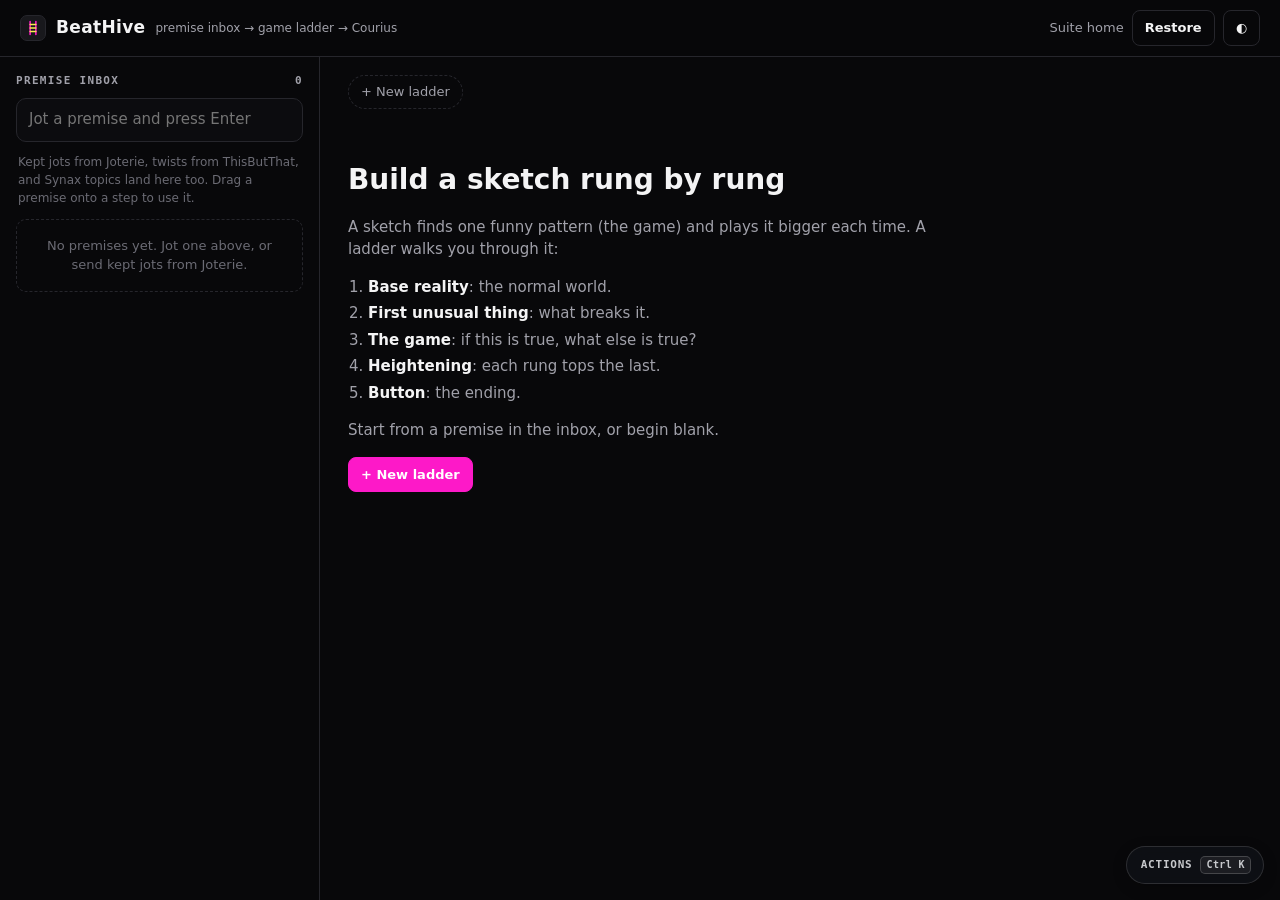
<file: BeatHive.html>
<!DOCTYPE html>
<html lang="en" data-theme="dark">
<head>
    <meta charset="UTF-8">
    <meta name="viewport" content="width=device-width, initial-scale=1.0, viewport-fit=cover">
    <title>BeatHive</title>
    <meta name="description" content="Build sketches rung by rung: a premise inbox feeding game ladders, sent to Courius as a script skeleton.">
    <meta name="theme-color" content="#08080a">
    <link rel="icon" href="data:image/svg+xml,<svg xmlns=%22http://www.w3.org/2000/svg%22 viewBox=%220 0 100 100%22><rect width=%22100%22 height=%22100%22 rx=%2220%22 fill=%22%2308080a%22/><path d=%22M32 14v72M68 14v72%22 stroke=%22%23fd19c8%22 stroke-width=%228%22 stroke-linecap=%22round%22/><path d=%22M32 72h36M32 50h36M32 28h36%22 stroke=%22%23fae84f%22 stroke-width=%227%22 stroke-linecap=%22round%22/></svg>">
    <link rel="manifest" href="manifest.webmanifest">
    <link rel="stylesheet" href="shared-polish.css">
    <script src="shared-toast.js"></script>
    <script src="shared-courius.js"></script>
    <script src="beathive-core.js"></script>
    <script src="shared-pwa.js"></script>
    <script src="shared-tool-manifest.js"></script>
    <script src="shared-recent-sessions.js"></script>
    <script src="shared-commands.js"></script>
    <script src="shared-command-palette.js"></script>
    <style>
        :root {
            --bg: #08080a;
            --panel: #111114;
            --panel-2: #18181c;
            --line: #26262c;
            --text: #f4f4f5;
            --muted: #a1a1aa;
            --faint: #6b6b74;
            --pink: #fd19c8;
            --gold: #fae84f;
            --danger: #f87171;
            --ok: #4ade80;
            --field: #0c0c0f;
            --ui: system-ui, -apple-system, "Segoe UI", Roboto, sans-serif;
            --mono: ui-monospace, "SF Mono", Menlo, Consolas, monospace;
        }
        [data-theme="light"] {
            --bg: #f5f3ef;
            --panel: #ffffff;
            --panel-2: #f0ede7;
            --line: #ddd8cf;
            --text: #16161a;
            --muted: #55555e;
            --faint: #8a8a94;
            --pink: #c8119d;
            --gold: #9a7d00;
            --danger: #b42318;
            --ok: #15803d;
            --field: #fbfaf8;
        }
        * { box-sizing: border-box; }
        html, body { margin: 0; }
        body {
            min-height: 100vh;
            min-height: 100dvh;
            background: var(--bg);
            color: var(--text);
            font: 15px/1.5 var(--ui);
        }
        button, input, textarea, select { font: inherit; color: inherit; }
        button { cursor: pointer; }
        :focus-visible { outline: 2px solid var(--pink); outline-offset: 2px; }

        /* --- Top bar --- */
        .topbar {
            display: flex;
            align-items: center;
            justify-content: space-between;
            gap: 12px;
            padding: 12px 20px;
            border-bottom: 1px solid var(--line);
            position: sticky;
            top: 0;
            z-index: 20;
            height: 57px;
            background: color-mix(in srgb, var(--bg) 92%, transparent);
            backdrop-filter: blur(10px);
        }
        .brand { display: flex; align-items: center; gap: 10px; min-width: 0; }
        .brand h1 { margin: 0; font-size: 17px; letter-spacing: 0.02em; }
        .brand small { color: var(--muted); font-size: 12px; white-space: nowrap; }
        .brand-mark {
            width: 26px; height: 26px; border-radius: 7px;
            background: var(--panel-2); border: 1px solid var(--line);
            display: grid; place-items: center; flex: none;
        }
        .top-actions { display: flex; gap: 8px; align-items: center; }
        .home-link { color: var(--muted); font-size: 13px; text-decoration: none; white-space: nowrap; }
        .home-link:hover { color: var(--text); }

        .btn {
            border: 1px solid var(--line);
            background: var(--panel);
            border-radius: 8px;
            padding: 7px 12px;
            font-size: 13px;
            font-weight: 600;
            display: inline-flex;
            align-items: center;
            gap: 6px;
            transition: border-color .15s, background .15s;
        }
        .btn:hover { border-color: var(--faint); }
        .btn.primary { background: var(--pink); border-color: var(--pink); color: #fff; }
        .btn.primary:hover { filter: brightness(1.08); }
        .btn.ghost { background: transparent; }
        .btn.danger:hover { border-color: var(--danger); color: var(--danger); }
        .icon-btn {
            border: 1px solid transparent;
            background: transparent;
            border-radius: 6px;
            width: 28px; height: 28px;
            display: inline-grid; place-items: center;
            color: var(--muted);
            font-size: 14px;
        }
        .icon-btn:hover { color: var(--text); border-color: var(--line); background: var(--panel-2); }
        .icon-btn:disabled { opacity: .3; cursor: default; background: transparent; border-color: transparent; }

        /* --- Layout --- */
        .layout {
            display: grid;
            grid-template-columns: 320px minmax(0, 1fr);
            min-height: calc(100dvh - 57px);
        }
        .inbox {
            border-right: 1px solid var(--line);
            padding: 18px 16px 40px;
            display: flex;
            flex-direction: column;
            gap: 12px;
            position: sticky;
            top: 57px;
            height: calc(100dvh - 57px);
            overflow: auto;
        }
        .section-label {
            font: 700 11px/1 var(--mono);
            letter-spacing: .12em;
            text-transform: uppercase;
            color: var(--muted);
            display: flex;
            justify-content: space-between;
            align-items: center;
        }
        .inbox-add textarea {
            width: 100%;
            resize: none;
            border: 1px solid var(--line);
            background: var(--field);
            border-radius: 10px;
            padding: 10px 12px;
            min-height: 44px;
            line-height: 1.4;
            overflow: hidden;
        }
        .inbox-add textarea:focus { border-color: var(--pink); outline: none; }
        .inbox-hint { color: var(--faint); font-size: 12px; margin: 4px 2px 0; }
        .inbox-list { display: flex; flex-direction: column; gap: 8px; }
        .premise {
            border: 1px solid var(--line);
            background: var(--panel);
            border-radius: 10px;
            padding: 10px 12px;
            cursor: grab;
            transition: border-color .15s;
        }
        .premise:hover { border-color: var(--faint); }
        .premise.dragging { opacity: .45; }
        .premise-text { white-space: pre-wrap; overflow-wrap: anywhere; }
        .premise-detail { color: var(--muted); font-size: 12px; margin-top: 3px; overflow-wrap: anywhere; }
        .premise-meta { display: flex; align-items: center; justify-content: space-between; flex-wrap: wrap; margin-top: 8px; gap: 6px; }
        .source-badge {
            font: 700 10px/1 var(--mono);
            letter-spacing: .08em;
            text-transform: uppercase;
            padding: 4px 7px;
            border-radius: 999px;
            border: 1px solid var(--line);
            color: var(--muted);
            white-space: nowrap;
        }
        .source-badge[data-source="Joterie"] { color: var(--pink); border-color: color-mix(in srgb, var(--pink) 45%, transparent); }
        .source-badge[data-source="Synax"] { color: var(--gold); border-color: color-mix(in srgb, var(--gold) 45%, transparent); }
        .source-badge[data-source="ThisButThat"] { color: #a78bfa; border-color: #a78bfa66; }
        .premise-actions { display: flex; gap: 4px; align-items: center; }
        .premise-actions .btn { padding: 4px 8px; font-size: 12px; white-space: nowrap; }
        .empty {
            color: var(--faint);
            font-size: 13px;
            border: 1px dashed var(--line);
            border-radius: 10px;
            padding: 16px;
            text-align: center;
        }

        /* --- Main --- */
        .main { padding: 18px 28px 80px; min-width: 0; }
        .tabs { display: flex; gap: 8px; flex-wrap: wrap; align-items: center; margin-bottom: 18px; }
        .tab {
            border: 1px solid var(--line);
            background: var(--panel);
            border-radius: 999px;
            padding: 6px 12px;
            font-size: 13px;
            max-width: 240px;
            display: inline-flex;
            gap: 6px;
            align-items: center;
        }
        .tab .tab-name { overflow: hidden; text-overflow: ellipsis; white-space: nowrap; }
        .tab .tab-progress { color: var(--faint); font: 600 11px var(--mono); flex: none; }
        .tab.active { border-color: var(--pink); box-shadow: 0 0 0 1px var(--pink) inset; }
        .tab.new { border-style: dashed; color: var(--muted); background: transparent; }
        .tab.drop-ok { border-color: var(--gold); color: var(--gold); }

        .ladder { max-width: 820px; }
        .ladder-name {
            font-size: 26px;
            font-weight: 800;
            letter-spacing: -.01em;
            border: 1px solid transparent;
            background: transparent;
            border-radius: 8px;
            padding: 2px 6px;
            margin-left: -7px;
            width: min(100%, 640px);
            text-overflow: ellipsis;
        }
        .ladder-name:hover { border-color: var(--line); }
        .ladder-name:focus { border-color: var(--pink); outline: none; }
        .premise-line textarea {
            width: 100%;
            border: 1px solid transparent;
            background: transparent;
            border-radius: 8px;
            padding: 4px 6px;
            margin: 2px 0 0 -7px;
            resize: none;
            color: var(--muted);
            font-size: 14px;
            overflow: hidden;
        }
        .premise-line textarea:hover { border-color: var(--line); }
        .premise-line textarea:focus { border-color: var(--pink); outline: none; color: var(--text); }

        .hints {
            margin: 14px 0 20px;
            border: 1px solid var(--line);
            border-left: 3px solid var(--gold);
            background: var(--panel);
            border-radius: 10px;
            padding: 10px 14px;
            font-size: 13px;
        }
        .hints.done { border-left-color: var(--ok); }
        .hints ul { margin: 0; padding-left: 18px; color: var(--muted); }
        .hints span { color: var(--muted); }
        .hints strong { display: block; font: 700 11px/1.6 var(--mono); letter-spacing: .1em; text-transform: uppercase; margin-bottom: 2px; }

        /* The ladder rail */
        .steps { position: relative; padding-left: 44px; }
        .steps::before {
            content: "";
            position: absolute;
            left: 15px; top: 14px; bottom: 14px;
            width: 2px;
            background: linear-gradient(to bottom, var(--line), color-mix(in srgb, var(--pink) 55%, var(--line)) 60%, var(--gold));
        }
        .step { position: relative; margin-bottom: 14px; }
        .step-dot {
            position: absolute;
            left: -44px; top: 10px;
            width: 32px; height: 32px;
            border-radius: 999px;
            background: var(--bg);
            border: 2px solid var(--line);
            display: grid; place-items: center;
            font: 700 12px var(--mono);
            color: var(--muted);
        }
        .step.filled .step-dot { border-color: var(--pink); color: var(--text); }
        .step.game .step-dot { border-color: var(--gold); color: var(--gold); }
        .card {
            border: 1px solid var(--line);
            background: var(--panel);
            border-radius: 12px;
            padding: 12px 14px;
            transition: border-color .15s, box-shadow .15s;
        }
        .step.game .card { border-color: color-mix(in srgb, var(--gold) 55%, var(--line)); }
        .card.drop-ok { border-color: var(--gold); box-shadow: 0 0 0 2px color-mix(in srgb, var(--gold) 35%, transparent); }
        .card-label { font: 700 11px/1.4 var(--mono); letter-spacing: .1em; text-transform: uppercase; color: var(--muted); }
        .step.game .card-label { color: var(--gold); }
        .card-prompt { color: var(--faint); font-size: 13px; margin: 2px 0 6px; }
        .field {
            width: 100%;
            border: 1px solid var(--line);
            background: var(--field);
            border-radius: 8px;
            padding: 8px 10px;
            resize: none;
            line-height: 1.45;
            min-height: 40px;
            overflow: hidden;
            display: block;
        }
        .field:focus { outline: none; border-color: var(--pink); }
        .step.game .field { font-weight: 600; }

        .rungs { display: flex; flex-direction: column; gap: 8px; margin-top: 4px; }
        .rung {
            display: grid;
            grid-template-columns: 30px minmax(0, 1fr) auto;
            gap: 8px;
            align-items: start;
        }
        .rung-num {
            width: 30px; height: 30px; margin-top: 5px;
            border-radius: 8px;
            display: grid; place-items: center;
            font: 700 12px var(--mono);
            color: #0b0b0d;
            background: color-mix(in srgb, #fae84f var(--heat, 0%), #fd19c8);
        }
        .rung-tools { display: flex; gap: 2px; align-items: center; margin-top: 5px; }
        .tops {
            border: 1px solid var(--line);
            background: transparent;
            border-radius: 999px;
            padding: 3px 9px;
            font: 700 11px var(--mono);
            color: var(--faint);
            white-space: nowrap;
        }
        .tops[aria-pressed="true"] { color: var(--ok); border-color: color-mix(in srgb, var(--ok) 55%, transparent); }
        .tops.first { visibility: hidden; }
        .add-rung { margin-top: 10px; }
        .rung-summary { color: var(--faint); font-size: 12px; margin-top: 8px; }

        .ladder-actions {
            display: flex;
            flex-wrap: wrap;
            gap: 8px;
            align-items: center;
            margin-top: 24px;
            padding-top: 16px;
            border-top: 1px solid var(--line);
        }
        .ladder-actions .spacer { flex: 1; }
        .mode-select {
            border: 1px solid var(--line);
            background: var(--panel);
            border-radius: 8px;
            padding: 6px 8px;
            font-size: 13px;
        }
        .notes-card { margin-top: 18px; }

        .welcome { max-width: 620px; padding-top: 32px; }
        .welcome h2 { font-size: 28px; margin: 0 0 8px; }
        .welcome p { color: var(--muted); }
        .welcome ol { color: var(--muted); padding-left: 20px; }
        .welcome li { margin: 4px 0; }
        .welcome b { color: var(--text); }

        @media (max-width: 860px) {
            .layout { grid-template-columns: 1fr; }
            .inbox { position: static; height: auto; border-right: none; border-bottom: 1px solid var(--line); }
            .main { padding: 16px 16px 80px; }
            .steps { padding-left: 38px; }
            .step-dot { left: -38px; width: 28px; height: 28px; }
            .steps::before { left: 13px; }
            .rung { grid-template-columns: 26px minmax(0, 1fr); }
            .rung-num { width: 26px; height: 26px; }
            .rung-tools { grid-column: 2; margin-top: 0; }
            .brand small, #restore-btn { display: none; }
            .ladder-name { font-size: 20px; }
            .topbar { padding: 12px 16px; }
        }
        @media print {
            .topbar, .inbox, .tabs, .ladder-actions, .hints, .rung-tools, .add-rung { display: none !important; }
            .layout { display: block; }
            body { background: #fff; color: #000; }
        }
    </style>
</head>
<body>
<header class="topbar">
    <div class="brand">
        <span class="brand-mark" aria-hidden="true">
            <svg width="16" height="16" viewBox="0 0 100 100"><path d="M32 10v80M68 10v80" stroke="#fd19c8" stroke-width="10" stroke-linecap="round"/><path d="M32 72h36M32 50h36M32 28h36" stroke="#fae84f" stroke-width="9" stroke-linecap="round"/></svg>
        </span>
        <h1>BeatHive</h1>
        <small>premise inbox → game ladder → Courius</small>
    </div>
    <div class="top-actions">
        <a class="home-link" href="index.html">Suite home</a>
        <button class="btn ghost" id="restore-btn" type="button" title="Restore the latest recovery snapshot">Restore</button>
        <button class="btn ghost" id="theme-btn" type="button" aria-label="Toggle theme">◐</button>
    </div>
</header>

<div class="layout">
    <aside class="inbox" aria-label="Premise inbox">
        <div class="section-label"><span>Premise inbox</span><span id="inbox-count">0</span></div>
        <div class="inbox-add">
            <textarea id="inbox-input" rows="1" aria-label="New premise" placeholder="Jot a premise and press Enter"></textarea>
            <p class="inbox-hint">Kept jots from Joterie, twists from ThisButThat, and Synax topics land here too. Drag a premise onto a step to use it.</p>
        </div>
        <div class="inbox-list" id="inbox-list"></div>
    </aside>

    <main class="main">
        <nav class="tabs" id="tabs" aria-label="Ladders"></nav>
        <section id="ladder-root"></section>
    </main>
</div>

<script>
(function () {
    'use strict';

    const BH = window.WTBeatHive;
    const STATE_KEY = 'writingtools_beathive_v2';
    const REV_KEY = 'writingtools_beathive_revision_v1';
    const SNAPSHOTS_KEY = 'writingtools_beathive_snapshots_v1';
    const HANDOFF_KEY = 'writingtools_beathive_handoff_v1';
    const MODE_KEY = 'writingtools_beathive_courius_mode';
    const LEGACY_STATE_KEY = 'writingtools_beathive_state_v1';
    const LEGACY_SKETCHES_KEY = 'writingtools_beathive_sketches';
    const TAB_ID = 'beathive-' + Math.random().toString(36).slice(2, 10);

    const STEPS = [
        { key: 'base', label: 'Base reality', prompt: 'Who are we with, where, and what does normal look like?' },
        { key: 'weird', label: 'First unusual thing', prompt: 'What happens that breaks the normal?' },
        { key: 'game', label: 'The game', prompt: 'One sentence: if this is true, what else is true?' },
        { key: 'rungs', label: 'Heightening', prompt: 'Each rung plays the same game, bigger. Mark the ones that top the last.' },
        { key: 'button', label: 'Button', prompt: 'How does it end? The biggest turn yet, or a snap back to normal.' }
    ];

    let state = BH.emptyState();
    let localRev = 0;
    let saveTimer = null;
    let draggingPremiseId = '';

    const $ = (id) => document.getElementById(id);
    const el = (tag, props, children) => {
        const node = document.createElement(tag);
        Object.entries(props || {}).forEach(([k, v]) => {
            if (k === 'class') node.className = v;
            else if (k === 'text') node.textContent = v;
            else if (k.startsWith('on')) node.addEventListener(k.slice(2), v);
            else if (v === true) node.setAttribute(k, '');
            else if (v !== false && v != null) node.setAttribute(k, v);
        });
        (children || []).forEach((c) => c && node.appendChild(typeof c === 'string' ? document.createTextNode(c) : c));
        return node;
    };
    const notify = (msg, type) => {
        if (window.WTToast && typeof window.WTToast.notify === 'function') window.WTToast.notify(msg, type || 'info');
    };

    // ===== Persistence =====
    function readJson(key, fallback) {
        try {
            const raw = localStorage.getItem(key);
            return raw ? JSON.parse(raw) : fallback;
        } catch (_) {
            return fallback;
        }
    }

    function loadState() {
        const stored = readJson(STATE_KEY, null);
        if (stored) return BH.normalizeState(stored);
        // First run on v2: carry old hex maps over as ladders. The legacy
        // keys are left untouched in case anything needs recovering.
        const legacy = readJson(LEGACY_STATE_KEY, null);
        const sketches = legacy && Array.isArray(legacy.sketches) ? legacy.sketches : readJson(LEGACY_SKETCHES_KEY, []);
        const migrated = BH.normalizeState({ ladders: BH.migrateLegacySketches(sketches) });
        if (migrated.ladders.length) {
            const n = migrated.ladders.length;
            setTimeout(() => notify('Moved ' + n + ' old hex map' + (n === 1 ? '' : 's') + ' into ladders', 'success'), 400);
        }
        return migrated;
    }

    function saveSnapshot(reason) {
        try {
            const snaps = readJson(SNAPSHOTS_KEY, []);
            const list = Array.isArray(snaps) ? snaps : [];
            list.unshift({ id: 'bh_' + Date.now(), at: new Date().toISOString(), reason: reason, sourceTab: TAB_ID, payload: state });
            localStorage.setItem(SNAPSHOTS_KEY, JSON.stringify(list.slice(0, 20)));
        } catch (_) {}
    }

    function persistNow() {
        clearTimeout(saveTimer);
        saveTimer = null;
        try {
            const currentRev = parseInt(localStorage.getItem(REV_KEY) || '0', 10) || 0;
            const nextRev = Math.max(currentRev, localRev) + 1;
            localStorage.setItem(STATE_KEY, JSON.stringify(state));
            localStorage.setItem(REV_KEY, String(nextRev));
            localRev = nextRev;
        } catch (_) {
            notify('Could not save (storage may be full)', 'error');
        }
    }

    function scheduleSave() {
        clearTimeout(saveTimer);
        saveTimer = setTimeout(persistNow, 350);
    }

    // Structural change: optional snapshot first, then save and re-render.
    function commit(snapshotReason) {
        if (snapshotReason) saveSnapshot(snapshotReason);
        persistNow();
        renderAll();
    }

    function ingestHandoffs() {
        const raw = readJson(HANDOFF_KEY, null);
        if (!raw) return;
        try { localStorage.removeItem(HANDOFF_KEY); } catch (_) {}
        const items = BH.handoffToInbox(raw);
        if (!items.length) return;
        state.inbox = items.concat(state.inbox);
        persistNow();
        renderInbox();
        const sources = Array.from(new Set(items.map((i) => i.source))).join(', ');
        notify(items.length + ' premise' + (items.length === 1 ? '' : 's') + ' from ' + sources + ' added to the inbox', 'success');
    }

    // ===== Helpers =====
    const activeLadder = () => state.ladders.find((l) => l.id === state.activeId) || null;

    function touch(ladder) {
        ladder.updatedAt = Date.now();
    }

    function autoGrow(textarea) {
        textarea.style.height = 'auto';
        textarea.style.height = textarea.scrollHeight + 2 + 'px';
    }

    function takePremise(id) {
        const idx = state.inbox.findIndex((p) => p.id === id);
        return idx >= 0 ? state.inbox.splice(idx, 1)[0] : null;
    }

    function startLadderFromPremise(id) {
        const premise = takePremise(id);
        if (!premise) return;
        const ladder = BH.newLadder({
            name: premise.text.split('\n')[0].slice(0, 60),
            premise: premise.detail && premise.text.toLowerCase().indexOf(premise.detail.toLowerCase()) === -1
                ? premise.text + '\n(' + premise.detail + ')'
                : premise.text,
            source: premise.source
        });
        state.ladders.unshift(ladder);
        state.activeId = ladder.id;
        commit('start-ladder');
        focusField('base');
    }

    function newBlankLadder() {
        const ladder = BH.newLadder({});
        state.ladders.unshift(ladder);
        state.activeId = ladder.id;
        commit();
        const name = document.querySelector('.ladder-name');
        if (name) { name.focus(); name.select(); }
    }

    // Drop a premise onto a step: fills an empty step or adds a line to it;
    // the heightening step gets a new rung.
    function dropPremiseOnStep(premiseId, stepKey) {
        const ladder = activeLadder();
        if (!ladder) return;
        const premise = state.inbox.find((p) => p.id === premiseId);
        if (!premise) return;
        if (stepKey === 'rungs') {
            if (ladder.rungs.length >= BH.MAX_RUNGS) return notify('That ladder is full', 'error');
            ladder.rungs.push({ id: BH.uid('rung'), text: premise.text, tops: false });
        } else {
            const current = String(ladder[stepKey] || '').trim();
            ladder[stepKey] = current ? current + '\n' + premise.text : premise.text;
        }
        takePremise(premiseId);
        touch(ladder);
        commit('use-premise');
    }

    // Rendering is synchronous, so focus right away: deferring it would drop
    // keystrokes typed immediately after Ctrl+Enter.
    function focusField(key, index) {
        const selector = key === 'rungs'
            ? '.rung[data-index="' + index + '"] textarea'
            : '[data-field="' + key + '"]';
        const node = document.querySelector(selector);
        if (node) {
            node.focus();
            node.setSelectionRange(node.value.length, node.value.length);
        }
    }

    function addRung(afterIndex) {
        const ladder = activeLadder();
        if (!ladder) return;
        if (ladder.rungs.length >= BH.MAX_RUNGS) return notify('That ladder is full', 'error');
        const at = typeof afterIndex === 'number' ? afterIndex + 1 : ladder.rungs.length;
        ladder.rungs.splice(at, 0, { id: BH.uid('rung'), text: '', tops: false });
        touch(ladder);
        commit();
        focusField('rungs', at);
    }

    function wireDropTarget(node, onDrop) {
        node.addEventListener('dragover', (e) => {
            if (!draggingPremiseId) return;
            e.preventDefault();
            e.dataTransfer.dropEffect = 'copy';
            node.classList.add('drop-ok');
        });
        node.addEventListener('dragleave', (e) => {
            if (!node.contains(e.relatedTarget)) node.classList.remove('drop-ok');
        });
        node.addEventListener('drop', (e) => {
            node.classList.remove('drop-ok');
            const id = draggingPremiseId;
            if (!id) return;
            e.preventDefault();
            draggingPremiseId = '';
            onDrop(id);
        });
    }

    // ===== Rendering =====
    function renderInbox() {
        const list = $('inbox-list');
        list.innerHTML = '';
        $('inbox-count').textContent = String(state.inbox.length);
        if (!state.inbox.length) {
            list.appendChild(el('div', { class: 'empty', text: 'No premises yet. Jot one above, or send kept jots from Joterie.' }));
            return;
        }
        const ladder = activeLadder();
        state.inbox.forEach((p) => {
            const card = el('div', { class: 'premise', draggable: 'true', 'data-id': p.id }, [
                el('div', { class: 'premise-text', text: p.text }),
                p.detail ? el('div', { class: 'premise-detail', text: p.detail }) : null,
                el('div', { class: 'premise-meta' }, [
                    el('span', { class: 'source-badge', 'data-source': p.source, text: p.source }),
                    el('div', { class: 'premise-actions' }, [
                        el('button', { class: 'btn primary', type: 'button', title: 'Start a new ladder from this premise', onclick: () => startLadderFromPremise(p.id), text: 'Start ladder' }),
                        ladder ? el('button', { class: 'btn', type: 'button', title: 'Add as a heightening rung on "' + ladder.name + '"', onclick: () => dropPremiseOnStep(p.id, 'rungs'), text: '+ Rung' }) : null,
                        el('button', {
                            class: 'icon-btn', type: 'button', 'aria-label': 'Delete premise', title: 'Delete',
                            onclick: () => { takePremise(p.id); commit('delete-premise'); }
                        }, ['×'])
                    ])
                ])
            ]);
            card.addEventListener('dragstart', (e) => {
                draggingPremiseId = p.id;
                card.classList.add('dragging');
                e.dataTransfer.effectAllowed = 'copy';
                e.dataTransfer.setData('text/plain', p.text);
            });
            card.addEventListener('dragend', () => {
                draggingPremiseId = '';
                card.classList.remove('dragging');
                document.querySelectorAll('.drop-ok').forEach((n) => n.classList.remove('drop-ok'));
            });
            list.appendChild(card);
        });
    }

    function renderTabs() {
        const tabs = $('tabs');
        tabs.innerHTML = '';
        state.ladders.forEach((l) => {
            const stats = BH.ladderStats(l);
            tabs.appendChild(el('button', {
                class: 'tab' + (l.id === state.activeId ? ' active' : ''),
                type: 'button',
                title: l.name,
                onclick: () => { state.activeId = l.id; commit(); }
            }, [
                el('span', { class: 'tab-name', text: l.name }),
                el('span', { class: 'tab-progress', text: stats.filled + '/' + stats.total })
            ]));
        });
        const add = el('button', { class: 'tab new', type: 'button', onclick: newBlankLadder, title: 'New ladder (or drop a premise here)' }, ['+ New ladder']);
        wireDropTarget(add, startLadderFromPremise);
        tabs.appendChild(add);
    }

    function renderHints(ladder) {
        const box = document.querySelector('.hints');
        if (!box) return;
        const hints = BH.ladderHints(ladder);
        box.innerHTML = '';
        box.classList.toggle('done', !hints.length);
        if (!hints.length) {
            box.appendChild(el('strong', { text: 'Ladder complete' }));
            box.appendChild(el('span', { text: 'Every step is filled and every rung tops the last. Send it to Courius and write the scene.' }));
            return;
        }
        box.appendChild(el('strong', { text: 'Next' }));
        box.appendChild(el('ul', {}, hints.map((h) => el('li', { text: h }))));
    }

    function rungSummary(ladder) {
        const stats = BH.ladderStats(ladder);
        if (!stats.rungs) return 'No rungs yet.';
        return stats.toppers + ' of ' + stats.rungs + ' escalate. Ctrl+Enter in a rung adds the next one.';
    }

    // Cheap updates while typing: hints, step dots, rung summary, tab label.
    function refreshLiveBits(ladder) {
        renderHints(ladder);
        document.querySelectorAll('.step[data-step]').forEach((node) => {
            const key = node.getAttribute('data-step');
            const filled = key === 'rungs' ? ladder.rungs.some((r) => r.text.trim()) : !!String(ladder[key] || '').trim();
            node.classList.toggle('filled', filled);
        });
        const summary = document.querySelector('.rung-summary');
        if (summary) summary.textContent = rungSummary(ladder);
        const activeTab = document.querySelector('.tab.active');
        if (activeTab) {
            const stats = BH.ladderStats(ladder);
            activeTab.querySelector('.tab-name').textContent = ladder.name;
            activeTab.querySelector('.tab-progress').textContent = stats.filled + '/' + stats.total;
        }
    }

    function textField(ladder, key, placeholder) {
        const ta = el('textarea', { class: 'field', rows: '1', 'data-field': key, placeholder: placeholder || '', 'aria-label': key });
        ta.value = ladder[key] || '';
        ta.addEventListener('input', () => {
            ladder[key] = ta.value;
            touch(ladder);
            autoGrow(ta);
            refreshLiveBits(ladder);
            scheduleSave();
        });
        return ta;
    }

    function renderRungs(ladder) {
        const wrap = el('div', { class: 'rungs' });
        const count = ladder.rungs.length;
        ladder.rungs.forEach((rung, i) => {
            // Rung chips heat from pink to gold as the ladder climbs.
            const heat = count > 1 ? Math.round((i / (count - 1)) * 100) : 0;
            const ta = el('textarea', {
                class: 'field', rows: '1', 'aria-label': 'Rung ' + (i + 1),
                placeholder: i === 0 ? 'The first time the game plays out' : 'Same game, bigger'
            });
            ta.value = rung.text;
            ta.addEventListener('input', () => {
                rung.text = ta.value;
                touch(ladder);
                autoGrow(ta);
                refreshLiveBits(ladder);
                scheduleSave();
            });
            ta.addEventListener('keydown', (e) => {
                if (e.key === 'Enter' && (e.ctrlKey || e.metaKey)) {
                    e.preventDefault();
                    addRung(i);
                }
            });
            const move = (delta) => {
                const j = i + delta;
                if (j < 0 || j >= ladder.rungs.length) return;
                const [item] = ladder.rungs.splice(i, 1);
                ladder.rungs.splice(j, 0, item);
                touch(ladder);
                commit();
                focusField('rungs', j);
            };
            const topsBtn = el('button', {
                class: 'tops' + (i === 0 ? ' first' : ''),
                type: 'button',
                'aria-pressed': rung.tops ? 'true' : 'false',
                title: 'Does this rung top the one before it?',
                onclick: () => { rung.tops = !rung.tops; touch(ladder); commit(); }
            }, [rung.tops ? '▲ tops it' : 'tops it?']);
            wrap.appendChild(el('div', { class: 'rung', 'data-index': String(i) }, [
                el('span', { class: 'rung-num', style: '--heat:' + heat + '%', text: String(i + 1) }),
                ta,
                el('div', { class: 'rung-tools' }, [
                    topsBtn,
                    el('button', { class: 'icon-btn', type: 'button', 'aria-label': 'Move rung up', disabled: i === 0, onclick: () => move(-1) }, ['↑']),
                    el('button', { class: 'icon-btn', type: 'button', 'aria-label': 'Move rung down', disabled: i === count - 1, onclick: () => move(1) }, ['↓']),
                    el('button', {
                        class: 'icon-btn', type: 'button', 'aria-label': 'Delete rung',
                        onclick: () => {
                            if (rung.text.trim()) saveSnapshot('delete-rung');
                            ladder.rungs.splice(i, 1);
                            touch(ladder);
                            commit();
                        }
                    }, ['×'])
                ])
            ]));
        });
        return wrap;
    }

    function renderWelcome(root) {
        root.appendChild(el('div', { class: 'welcome' }, [
            el('h2', { text: 'Build a sketch rung by rung' }),
            el('p', { text: 'A sketch finds one funny pattern (the game) and plays it bigger each time. A ladder walks you through it:' }),
            el('ol', {}, [
                el('li', {}, [el('b', { text: 'Base reality' }), ': the normal world.']),
                el('li', {}, [el('b', { text: 'First unusual thing' }), ': what breaks it.']),
                el('li', {}, [el('b', { text: 'The game' }), ': if this is true, what else is true?']),
                el('li', {}, [el('b', { text: 'Heightening' }), ': each rung tops the last.']),
                el('li', {}, [el('b', { text: 'Button' }), ': the ending.'])
            ]),
            el('p', { text: 'Start from a premise in the inbox, or begin blank.' }),
            el('button', { class: 'btn primary', type: 'button', onclick: newBlankLadder, text: '+ New ladder' })
        ]));
    }

    function renderLadder() {
        const root = $('ladder-root');
        root.innerHTML = '';
        const ladder = activeLadder();
        if (!ladder) return renderWelcome(root);

        const name = el('input', { class: 'ladder-name', type: 'text', 'aria-label': 'Sketch name', maxlength: '80' });
        name.value = ladder.name;
        name.addEventListener('input', () => {
            ladder.name = name.value.trim() ? name.value : 'Untitled Sketch';
            touch(ladder);
            refreshLiveBits(ladder);
            scheduleSave();
        });

        const premise = el('textarea', { rows: '1', 'aria-label': 'Premise', placeholder: 'Premise (optional)' });
        premise.value = ladder.premise;
        premise.addEventListener('input', () => {
            ladder.premise = premise.value;
            touch(ladder);
            autoGrow(premise);
            scheduleSave();
        });

        const steps = el('div', { class: 'steps' });
        STEPS.forEach((step, idx) => {
            const card = el('div', { class: 'card' }, [
                el('div', { class: 'card-label', text: step.label }),
                el('div', { class: 'card-prompt', text: step.prompt })
            ]);
            if (step.key === 'rungs') {
                card.appendChild(renderRungs(ladder));
                card.appendChild(el('button', { class: 'btn add-rung', type: 'button', onclick: () => addRung(), text: '+ Add rung' }));
                card.appendChild(el('div', { class: 'rung-summary', text: rungSummary(ladder) }));
            } else {
                card.appendChild(textField(ladder, step.key, step.key === 'game' ? 'If this is true, then…' : ''));
            }
            wireDropTarget(card, (id) => dropPremiseOnStep(id, step.key));
            steps.appendChild(el('div', {
                class: 'step' + (step.key === 'game' ? ' game' : ''),
                'data-step': step.key
            }, [el('span', { class: 'step-dot', text: String(idx + 1) }), card]));
        });

        const modeSelect = el('select', { class: 'mode-select', 'aria-label': 'Courius destination' }, [
            el('option', { value: 'new', text: 'as a new script' }),
            el('option', { value: 'append', text: 'appended to the open script' })
        ]);
        modeSelect.value = localStorage.getItem(MODE_KEY) === 'append' ? 'append' : 'new';
        modeSelect.addEventListener('change', () => {
            try { localStorage.setItem(MODE_KEY, modeSelect.value); } catch (_) {}
        });

        const notes = el('div', { class: 'card notes-card' }, [
            el('div', { class: 'card-label', text: 'Notes' }),
            el('div', { class: 'card-prompt', text: 'Callbacks, alternate buttons, casting thoughts.' }),
            textField(ladder, 'notes', '')
        ]);

        root.appendChild(el('div', { class: 'ladder' }, [
            name,
            el('div', { class: 'premise-line' }, [premise]),
            el('div', { class: 'hints' }),
            steps,
            notes,
            el('div', { class: 'ladder-actions' }, [
                el('button', { class: 'btn primary', type: 'button', id: 'send-courius-btn', onclick: () => sendToCourius(modeSelect.value), text: 'Send to Courius' }),
                modeSelect,
                el('button', { class: 'btn', type: 'button', onclick: copyOutline, text: 'Copy outline' }),
                el('span', { class: 'spacer' }),
                el('button', { class: 'btn ghost', type: 'button', onclick: duplicateLadder, text: 'Duplicate' }),
                el('button', { class: 'btn ghost danger', type: 'button', onclick: deleteLadder, text: 'Delete' })
            ])
        ]));
        refreshLiveBits(ladder);
        requestAnimationFrame(() => root.querySelectorAll('textarea').forEach(autoGrow));
    }

    function renderAll() {
        renderTabs();
        renderInbox();
        renderLadder();
    }

    // ===== Actions =====
    function sendToCourius(mode) {
        const ladder = activeLadder();
        if (!ladder) return;
        if (!window.WTCourius) return notify('Courius handoff unavailable', 'error');
        persistNow();
        const html = BH.ladderToCouriusHtml(ladder);
        const ok = mode === 'append'
            ? window.WTCourius.append(html, 'BeatHive')
            : window.WTCourius.createScript(html, 'BeatHive', ladder.name);
        if (!ok) return notify('Courius transfer failed (storage may be full)', 'error');
        notify(mode === 'append' ? 'Appended to the open Courius script' : 'Sent to Courius as a new script', 'success');
        window.open('Courius.html', '_blank', 'noopener');
    }

    function copyOutline() {
        const ladder = activeLadder();
        if (!ladder) return;
        if (!navigator.clipboard || !navigator.clipboard.writeText) return notify('Clipboard unavailable', 'error');
        navigator.clipboard.writeText(BH.ladderToText(ladder))
            .then(() => notify('Outline copied', 'success'), () => notify('Copy failed', 'error'));
    }

    function duplicateLadder() {
        const ladder = activeLadder();
        if (!ladder) return;
        const copy = BH.newLadder(Object.assign(JSON.parse(JSON.stringify(ladder)), {
            id: '', name: ladder.name.slice(0, 70) + ' copy', createdAt: 0, updatedAt: 0
        }));
        copy.rungs.forEach((r) => { r.id = BH.uid('rung'); });
        state.ladders.splice(state.ladders.indexOf(ladder) + 1, 0, copy);
        state.activeId = copy.id;
        commit();
    }

    function deleteLadder() {
        const ladder = activeLadder();
        if (!ladder) return;
        if (!confirm('Delete "' + ladder.name + '"? A recovery snapshot is saved first.')) return;
        saveSnapshot('delete-ladder');
        const idx = state.ladders.indexOf(ladder);
        state.ladders.splice(idx, 1);
        const next = state.ladders[Math.min(idx, state.ladders.length - 1)];
        state.activeId = next ? next.id : '';
        commit();
    }

    function restoreLatestSnapshot() {
        const snaps = readJson(SNAPSHOTS_KEY, []);
        const latest = Array.isArray(snaps) ? snaps[0] : null;
        if (!latest || !latest.payload) return notify('No recovery snapshots yet', 'info');
        const when = latest.at ? new Date(latest.at).toLocaleString() : 'an earlier save';
        if (!confirm('Restore BeatHive to the snapshot from ' + when + '? Your current state is snapshotted first.')) return;
        const payload = latest.payload;
        // Snapshots from the old hex version hold { sketches }; migrate those.
        const next = Array.isArray(payload.sketches)
            ? BH.normalizeState({ ladders: BH.migrateLegacySketches(payload.sketches), inbox: state.inbox })
            : BH.normalizeState(payload);
        saveSnapshot('pre-restore');
        state = next;
        commit();
        notify('Snapshot restored', 'success');
    }

    function addInboxFromInput() {
        const input = $('inbox-input');
        const item = BH.newInboxItem({ text: input.value, source: 'You' });
        if (!item) return;
        state.inbox.unshift(item);
        input.value = '';
        autoGrow(input);
        persistNow();
        renderInbox();
    }

    // ===== Theme =====
    function applyTheme(theme) {
        document.documentElement.setAttribute('data-theme', theme === 'light' ? 'light' : 'dark');
    }
    function toggleTheme() {
        const next = document.documentElement.getAttribute('data-theme') === 'light' ? 'dark' : 'light';
        applyTheme(next);
        try { localStorage.setItem('writingtools_theme', next); } catch (_) {}
    }

    // ===== Boot =====
    function init() {
        applyTheme(localStorage.getItem('writingtools_theme'));
        localRev = parseInt(localStorage.getItem(REV_KEY) || '0', 10) || 0;
        state = loadState();
        if (!localStorage.getItem(STATE_KEY)) persistNow();
        ingestHandoffs();
        renderAll();

        const input = $('inbox-input');
        input.addEventListener('keydown', (e) => {
            if (e.key === 'Enter' && !e.shiftKey) {
                e.preventDefault();
                addInboxFromInput();
            }
        });
        input.addEventListener('input', () => autoGrow(input));
        $('theme-btn').addEventListener('click', toggleTheme);
        $('restore-btn').addEventListener('click', restoreLatestSnapshot);

        window.addEventListener('storage', (e) => {
            if (!e) return;
            if (e.key === HANDOFF_KEY && e.newValue) return ingestHandoffs();
            if (e.key === 'writingtools_theme' && e.newValue) return applyTheme(e.newValue);
            if (e.key === REV_KEY) {
                const incoming = parseInt(e.newValue || '0', 10) || 0;
                if (incoming <= localRev) return;
                localRev = incoming;
                state = BH.normalizeState(readJson(STATE_KEY, {}));
                renderAll();
            }
        });
        // Text boxes size to their content, which changes with the width.
        let resizeFrame = 0;
        window.addEventListener('resize', () => {
            cancelAnimationFrame(resizeFrame);
            resizeFrame = requestAnimationFrame(() => document.querySelectorAll('textarea').forEach(autoGrow));
        });
        window.addEventListener('beforeunload', () => { if (saveTimer) persistNow(); });
        document.addEventListener('visibilitychange', () => { if (document.hidden && saveTimer) persistNow(); });
    }

    window.WTToolActions = {
        exportPrimary: () => sendToCourius('new'),
        handoffPrimary: () => sendToCourius('new')
    };
    window.BeatHiveDebug = {
        getState: () => JSON.parse(JSON.stringify(state)),
        restoreLatestSnapshot: restoreLatestSnapshot,
        ingestHandoffs: ingestHandoffs
    };

    if (document.readyState === 'loading') document.addEventListener('DOMContentLoaded', init);
    else init();
})();
</script>
</body>
</html>
</file>
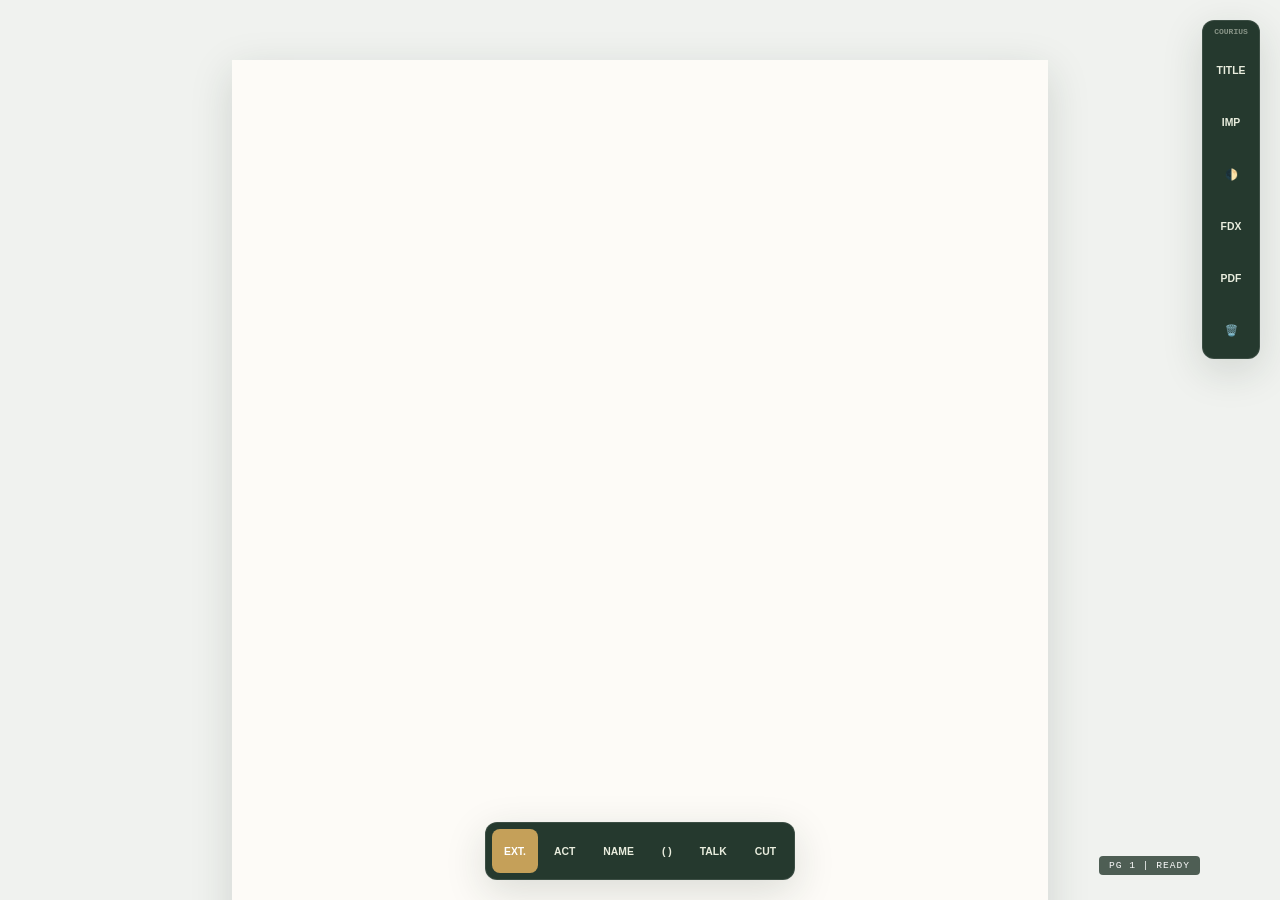
<file: courius.html>
<!DOCTYPE html>
<html lang="en">
<head>
    <meta charset="UTF-8">
    <meta name="viewport" content="width=device-width, initial-scale=1.0">
    <title>Courius Screenwriter</title>
    <link rel="icon" href="data:image/svg+xml,<svg xmlns=%22http://www.w3.org/2000/svg%22 viewBox=%220 0 100 100%22><text y=%22.9em%22 font-size=%2290%22>⌨️</text></svg>">
    <style>
        :root {
            /* Chessboard Theme - Cream & Dark Green */
            --bg-color: #f0f2ef; /* Light grey-green background */
            --paper-color: #fdfbf7; /* Rich Cream paper */
            --text-color: #1a2f23; /* Deep Forest Green text */
            --ui-bg: rgba(26, 47, 35, 0.95); /* Deep Green UI */
            --ui-text: #e9edde; /* Sage text for UI */
            --shadow: 0 12px 40px rgba(26, 47, 35, 0.15);
            --caret: #1a2f23;
            --suggestion: #a3ad9f;
            --accent: #2d5a42; /* Classic Green accent */
            --accent-gold: #c5a059; /* Muted Gold */
            --courier: "Courier New", Courier, monospace;
            --line-height: 1.15;
            --font-size: 12pt;
            
            /* Page Break Guide Color */
            --guide-color: rgba(0,0,0,0.1);
        }

        body.night-mode {
            --bg-color: #0d140f;
            --paper-color: #16211a; /* Dark Forest paper */
            --text-color: #d1d9cf; /* Soft Sage text */
            --ui-bg: rgba(5, 8, 6, 0.95);
            --ui-text: #8fa194;
            --shadow: 0 10px 40px rgba(0,0,0,0.5);
            --caret: #d1d9cf;
            --suggestion: #4a5c51;
            --accent-gold: #9e7e44;
            --guide-color: rgba(255,255,255,0.1);
        }

        * { box-sizing: border-box; }

        body {
            font-family: var(--courier);
            background-color: var(--bg-color);
            margin: 0;
            display: flex;
            flex-direction: column; 
            height: 100vh;
            overflow: hidden;
            transition: background 0.4s ease;
        }

        /* --- Floating UI --- */
        .floating-controls {
            position: fixed;
            z-index: 1000;
            background: var(--ui-bg);
            backdrop-filter: blur(12px);
            -webkit-backdrop-filter: blur(12px);
            border: 1px solid rgba(255,255,255,0.1);
            border-radius: 12px;
            padding: 6px;
            display: flex;
            box-shadow: var(--shadow);
            transition: opacity 0.3s ease;
        }

        .actions-bar {
            top: 20px;
            right: 20px;
            flex-direction: column;
            gap: 8px;
        }

        .element-bar {
            bottom: 20px;
            left: 50%;
            transform: translateX(-50%);
            flex-direction: row;
            gap: 4px;
        }

        .side-btn {
            background: transparent;
            border: none;
            color: var(--ui-text);
            width: 44px;
            height: 44px;
            cursor: pointer;
            border-radius: 8px;
            display: flex;
            align-items: center;
            justify-content: center;
            font-size: 0.65rem;
            font-weight: 700;
            text-transform: uppercase;
            transition: all 0.2s;
            position: relative;
        }

        .element-bar .side-btn {
            width: auto;
            padding: 0 12px;
        }

        .side-btn:hover {
            background: rgba(255,255,255,0.1);
            color: #fff;
        }

        .side-btn.active {
            background: var(--accent-gold);
            color: #fff;
        }

        /* Tooltips */
        .side-btn::after {
            content: attr(data-label);
            position: absolute;
            background: #000;
            color: #fff;
            padding: 4px 8px;
            border-radius: 4px;
            font-size: 10px;
            white-space: nowrap;
            opacity: 0;
            pointer-events: none;
            transition: opacity 0.2s;
        }
        .actions-bar .side-btn::after { right: 55px; top: 50%; transform: translateY(-50%); }
        .element-bar .side-btn::after { bottom: 55px; left: 50%; transform: translateX(-50%); }
        .side-btn:hover::after { opacity: 1; }

        /* --- Main Workspace --- */
        main {
            flex: 1;
            overflow-y: auto;
            overflow-x: auto; 
            display: block; 
            padding: 60px 20px 100px 20px;
            scroll-behavior: smooth;
        }

        #page {
            background-color: var(--paper-color);
            color: var(--text-color);
            width: 8.5in;
            min-height: 11in; 
            padding: 1in 1in 1in 1.5in; 
            box-shadow: var(--shadow);
            outline: none;
            caret-color: var(--caret);
            transition: background 0.4s, color 0.4s;
            position: relative;
            margin: 0 auto; 
            
            /* Visual Page Breaks */
            background-image: linear-gradient(to bottom, transparent calc(11in - 1px), var(--guide-color) calc(11in - 1px), var(--guide-color) 11in);
            background-size: 100% 11in;
            background-repeat: repeat-y;
        }

        #save-bar {
            position: fixed;
            bottom: 25px;
            right: 80px;
            font-size: 0.6rem;
            text-transform: uppercase;
            letter-spacing: 1px;
            color: var(--suggestion);
            opacity: 0.8;
            pointer-events: none;
            background: var(--ui-bg);
            padding: 4px 10px;
            border-radius: 4px;
            color: #fff;
        }

        /* --- Screenplay Elements --- */
        #page div { 
            min-height: 1.1em; 
            position: relative; 
            overflow-wrap: break-word; 
        }

        #page .scene-heading { 
            margin-top: 2.3em; 
            margin-bottom: 1.15em; 
            font-weight: bold; 
            text-transform: uppercase; 
            width: 100%;
        }
        
        #page .action { 
            margin-bottom: 1.15em; 
            width: 100%;
        }
        
        #page .character { 
            margin-top: 1.15em; 
            margin-left: 2.2in; 
            width: 3.8in; 
            text-transform: uppercase; 
        }
        
        #page .parenthetical { 
            margin-left: 1.6in; 
            width: 2.5in; 
        }
        
        #page .dialogue { 
            margin-left: 1.1in; 
            width: 3.3in; 
            margin-bottom: 1.15em; 
        }
        
        #page .transition { 
            margin-top: 1.15em; 
            margin-bottom: 1.15em; 
            text-align: right; 
            text-transform: uppercase; 
            width: 100%;
        }

        #page div:empty::before {
            content: attr(data-placeholder);
            color: var(--suggestion);
            pointer-events: none;
            position: absolute;
            left: -160px;
            width: 140px;
            text-align: right;
            font-size: 8px;
            font-weight: 800;
            opacity: 0.4;
            text-transform: uppercase;
        }

        span.suggestion { color: var(--suggestion); opacity: 0.5; pointer-events: none; }

        /* --- Title Page Styles --- */
        .title-page-container {
            display: flex;
            flex-direction: column;
            justify-content: center;
            align-items: center;
            height: 9in; 
            width: 100%;
            text-align: center;
            page-break-after: always;
            position: relative;
            margin-bottom: 1in;
            border-bottom: 1px dashed var(--guide-color);
        }

        .tp-title { font-weight: bold; text-decoration: underline; margin-bottom: 2rem; font-size: 14pt; width: 80%; text-align: center; outline: none; }
        .tp-by { margin-bottom: 2rem; }
        .tp-author { margin-bottom: 4rem; width: 80%; text-align: center; outline: none; }
        .tp-contact { position: absolute; bottom: 0; left: 0; text-align: left; font-size: 10pt; width: 50%; outline: none; }

        @media print {
            html, body { height: auto; overflow: visible; }
            body { background: none; }
            .floating-controls, #save-bar { display: none !important; }
            main { padding: 0; display: block; overflow: visible; height: auto; }
            #page { box-shadow: none; margin: 0; padding: 1in 1in 1in 1.5in !important; width: 100%; background-image: none; height: auto; overflow: visible; }
            .title-page-container { height: auto; min-height: 9in; margin-bottom: 0; border: none; }
        }
    </style>
</head>
<body>

<div class="floating-controls actions-bar">
    <div style="font-weight: 900; font-size: 0.5rem; text-align: center; margin-bottom: 4px; opacity: 0.5; color: var(--ui-text);">COURIUS</div>
    <button class="side-btn" data-label="Title Page" onclick="toggleTitlePage()">Title</button>
    <button class="side-btn" data-label="Import FDX" onclick="document.getElementById('file-input').click()">Imp</button>
    <button class="side-btn" data-label="Theme" onclick="toggleTheme()">🌓</button>
    <button class="side-btn" data-label="Export FDX" onclick="downloadFDX()">FDX</button>
    <button class="side-btn" data-label="Print/PDF" onclick="window.print()">PDF</button>
    <button class="side-btn" style="color: #fca5a5;" data-label="Clear All" onclick="resetScript()">🗑️</button>
</div>

<div class="floating-controls element-bar">
    <button class="side-btn" data-type="scene-heading" data-label="Scene Heading" onclick="changeElementType('scene-heading')">EXT.</button>
    <button class="side-btn" data-type="action" data-label="Action" onclick="changeElementType('action')">ACT</button>
    <button class="side-btn" data-type="character" data-label="Character" onclick="changeElementType('character')">NAME</button>
    <button class="side-btn" data-type="parenthetical" data-label="Parenthetical" onclick="changeElementType('parenthetical')">( )</button>
    <button class="side-btn" data-type="dialogue" data-label="Dialogue" onclick="changeElementType('dialogue')">TALK</button>
    <button class="side-btn" data-type="transition" data-label="Transition" onclick="changeElementType('transition')">CUT</button>
</div>

<!-- Hidden File Input -->
<input type="file" id="file-input" accept=".fdx" style="display: none;" onchange="importFDX(this)">

<main id="editor-container" onclick="focusEditor(event)" onscroll="updatePageCount()">
    <div id="page" contenteditable="true" spellcheck="true" autocorrect="on"></div>
</main>

<div id="save-bar">
    <span id="page-count">Pg 1</span> | <span id="save-status">Ready</span>
</div>

<script>
    const EDITOR = document.getElementById('page');
    const STATUS = document.getElementById('save-status');
    const PAGE_COUNT = document.getElementById('page-count');
    const STORAGE_KEY = 'courius_v2_storage';
    
    const ELEMENT_CYCLE = ['scene-heading', 'action', 'character', 'parenthetical', 'dialogue', 'transition'];
    const NEXT_ELEMENT = {
        'scene-heading': 'action',
        'action': 'action',
        'character': 'dialogue',
        'parenthetical': 'dialogue',
        'dialogue': 'action',
        'transition': 'scene-heading'
    };
    const DISPLAY_NAMES = {
        'scene-heading': 'Scene Heading',
        'action': 'Action',
        'character': 'Character',
        'dialogue': 'Dialogue',
        'parenthetical': 'Parenthetical',
        'transition': 'Transition'
    };

    let characterSet = new Set();
    let locationSet = new Set();
    let saveTimeout;

    window.addEventListener('DOMContentLoaded', () => {
        const content = localStorage.getItem(STORAGE_KEY);
        if (content) EDITOR.innerHTML = content;
        if (!EDITOR.innerHTML.trim() || (EDITOR.children.length === 0)) {
            // Ensure at least one line if empty
            if (EDITOR.innerHTML.trim() === "") createLine('scene-heading');
        }
        updateSuggestions();
        if (localStorage.getItem('nightMode') === 'true') document.body.classList.add('night-mode');
        updateSelectorUI();
        updatePageCount();
    });

    function focusEditor(e) {
        if (e.target.id === 'editor-container' && document.activeElement !== EDITOR) {
            const range = document.createRange();
            const sel = window.getSelection();
            range.selectNodeContents(EDITOR.lastElementChild || EDITOR);
            range.collapse(false);
            sel.removeAllRanges();
            sel.addRange(range);
            EDITOR.focus();
        }
    }

    function toggleTheme() {
        document.body.classList.toggle('night-mode');
        localStorage.setItem('nightMode', document.body.classList.contains('night-mode'));
    }

    // --- Title Page Logic ---
    function toggleTitlePage() {
        const firstChild = EDITOR.firstElementChild;
        if (firstChild && firstChild.classList.contains('title-page-container')) {
            firstChild.remove();
        } else {
            const tp = document.createElement('div');
            tp.className = 'title-page-container';
            tp.contentEditable = "false"; 
            tp.innerHTML = `
                <div class="tp-title" contenteditable="true" data-placeholder="TITLE">TITLE</div>
                <div class="tp-by">by</div>
                <div class="tp-author" contenteditable="true" data-placeholder="Author Name">Author Name</div>
                <div class="tp-contact" contenteditable="true" data-placeholder="Contact Info">Contact Info</div>
            `;
            EDITOR.prepend(tp);
        }
        triggerSave();
    }

    // --- Core Editor Logic ---

    EDITOR.addEventListener('beforeinput', (e) => {
        const sel = window.getSelection();
        if (!sel.rangeCount) return;
        
        const rawNode = sel.anchorNode;
        const el = rawNode.nodeType === 3 ? rawNode.parentNode : rawNode;

        // Explicitly Allow title page editing
        if (el.classList.contains('tp-title') || el.classList.contains('tp-author') || el.classList.contains('tp-contact')) {
            return;
        }

        const block = getBlock(rawNode);
        if (!block) return;
        
        // Prevent typing in title page container itself
        if (block.classList.contains('title-page-container')) {
             e.preventDefault();
             return;
        }

        const type = block.className;
        
        if ((type === 'scene-heading' || type === 'character') && e.data) {
            e.preventDefault();
            document.execCommand('insertText', false, e.data.toUpperCase());
        }

        if (type === 'action' || type === 'dialogue') {
            const text = getPureText(block);
            if ((text.length === 0 || text.match(/[.!?]\s*$/)) && e.data && e.data.match(/[a-z]/)) {
                e.preventDefault();
                document.execCommand('insertText', false, e.data.toUpperCase());
            }
        }
    });

    EDITOR.addEventListener('keydown', (e) => {
        const sel = window.getSelection();
        if (!sel.rangeCount) return;
        const range = sel.getRangeAt(0);
        const currentBlock = getBlock(range.startContainer);
        if (!currentBlock) return;
        
        const el = sel.anchorNode.nodeType === 3 ? sel.anchorNode.parentNode : sel.anchorNode;

        // Skip script shortcuts if inside title page fields
        if (el.classList.contains('tp-title') || el.classList.contains('tp-author') || el.classList.contains('tp-contact')) {
             return;
        }
        
        // Block Enter on the container wrapper
        if (currentBlock.parentElement.classList.contains('title-page-container')) {
            if (e.key === 'Enter') {
                e.preventDefault(); 
                return;
            }
            return; 
        }

        const type = currentBlock.className;

        if (e.key === 'Tab') {
            e.preventDefault();
            const sugg = currentBlock.querySelector('.suggestion');
            if (sugg) {
                acceptSuggestion(currentBlock, sugg);
            } else {
                const currentIndex = ELEMENT_CYCLE.indexOf(type);
                const nextIndex = e.shiftKey ? 
                    (currentIndex - 1 + ELEMENT_CYCLE.length) % ELEMENT_CYCLE.length : 
                    (currentIndex + 1) % ELEMENT_CYCLE.length;
                setBlockType(currentBlock, ELEMENT_CYCLE[nextIndex]);
            }
            updateSelectorUI();
        }

        if (e.key === 'Enter') {
            e.preventDefault();
            const sugg = currentBlock.querySelector('.suggestion');
            if (sugg) acceptSuggestion(currentBlock, sugg);
            if (type === 'parenthetical') {
                const text = getPureText(currentBlock).trim();
                if (text === '()' || text === '(' || text === ')') currentBlock.innerHTML = '<br>';
            }
            createLine(NEXT_ELEMENT[type] || 'action', currentBlock);
            updateSelectorUI();
        }
    });

    EDITOR.addEventListener('keyup', (e) => {
        const block = getBlock(window.getSelection().anchorNode);
        if (block && (block.className === 'character' || block.className === 'scene-heading')) {
            handleAutofill(block, block.className, e.key);
        }
        updateSelectorUI();
        triggerSave();
        updatePageCount();
    });

    // Add mouse interactions for UI sync
    EDITOR.addEventListener('mouseup', updateSelectorUI);
    EDITOR.addEventListener('click', updateSelectorUI);

    function getBlock(node) {
        if (!node) return null;
        if (node.nodeType === 3) node = node.parentNode; // Text node -> Element
        
        // Walk up until we find a direct child of #page or stop at title page parts
        while (node && node.parentElement && node.parentElement.id !== 'page' && !node.classList?.contains('title-page-container')) {
             node = node.parentElement;
        }
        return node;
    }

    function setBlockType(div, type) {
        const oldType = div.className;
        if (oldType === 'parenthetical' && type !== 'parenthetical') {
            let text = getPureText(div).trim().replace(/^\(|\)$/g, '');
            div.innerText = text || '\n';
        }
        div.className = type;
        div.setAttribute('data-placeholder', DISPLAY_NAMES[type]);
        if (type === 'parenthetical') {
            const text = getPureText(div).trim();
            if (!text.startsWith('(')) {
                div.innerHTML = '(' + text + ')';
                const range = document.createRange();
                const sel = window.getSelection();
                if (div.firstChild) {
                    range.setStart(div.firstChild, 1);
                    range.collapse(true);
                    sel.removeAllRanges();
                    sel.addRange(range);
                }
            }
        }
    }

    function createLine(type, afterBlock = null) {
        const div = document.createElement('div');
        setBlockType(div, type);
        if (type !== 'parenthetical') div.innerHTML = '<br>';
        afterBlock ? afterBlock.after(div) : EDITOR.appendChild(div);
        const range = document.createRange();
        const sel = window.getSelection();
        range.selectNodeContents(div);
        range.collapse(type !== 'parenthetical');
        if (type === 'parenthetical' && div.firstChild) range.setStart(div.firstChild, 1);
        sel.removeAllRanges();
        sel.addRange(range);
        div.scrollIntoView({ behavior: 'smooth', block: 'nearest' });
    }

    function changeElementType(type) {
        const sel = window.getSelection();
        const currentBlock = getBlock(sel.anchorNode);
        if (currentBlock && !currentBlock.classList.contains('title-page-container')) {
            setBlockType(currentBlock, type);
            updateSelectorUI();
            EDITOR.focus();
            triggerSave();
        }
    }

    function updateSelectorUI() {
        const sel = window.getSelection();
        const block = getBlock(sel.anchorNode);
        const type = block ? block.className : null;
        document.querySelectorAll('.element-bar .side-btn').forEach(btn => {
            btn.classList.toggle('active', btn.dataset.type === type);
        });
    }

    function getPureText(div) {
        if (!div.firstChild) return "";
        let text = div.firstChild.nodeType === 3 ? div.firstChild.textContent : div.innerText;
        const sugg = div.querySelector('.suggestion');
        if (sugg) text = text.replace(sugg.textContent, '');
        return text.replace(/\n$/, '');
    }

    function handleAutofill(block, type, key) {
        const existingSugg = block.querySelector('.suggestion');
        if (existingSugg) existingSugg.remove();
        const text = getPureText(block).toUpperCase();
        if (text.length < 1 || ['Backspace', 'Delete', 'Enter'].includes(key)) return;
        const targetSet = (type === 'character') ? characterSet : locationSet;
        for (let entry of targetSet) {
            if (entry.startsWith(text) && entry !== text) {
                const span = document.createElement('span');
                span.className = 'suggestion';
                span.textContent = entry.substring(text.length);
                block.appendChild(span);
                break;
            }
        }
    }

    function acceptSuggestion(block, span) {
        const text = span.textContent;
        span.remove();
        document.execCommand('insertText', false, text);
    }

    function triggerSave() {
        STATUS.innerText = 'Syncing...';
        clearTimeout(saveTimeout);
        saveTimeout = setTimeout(() => {
            const clone = EDITOR.cloneNode(true);
            clone.querySelectorAll('.suggestion').forEach(s => s.remove());
            localStorage.setItem(STORAGE_KEY, clone.innerHTML);
            STATUS.innerText = 'Saved';
            updateSuggestions();
        }, 1000);
    }

    function updateSuggestions() {
        characterSet.clear(); locationSet.clear();
        document.querySelectorAll('.character').forEach(d => { const t = getPureText(d).trim().toUpperCase(); if (t) characterSet.add(t); });
        document.querySelectorAll('.scene-heading').forEach(d => { const t = getPureText(d).trim().toUpperCase(); if (t) locationSet.add(t); });
    }

    function resetScript() {
        if (confirm("Reset current script?")) {
            EDITOR.innerHTML = '';
            createLine('scene-heading');
            triggerSave();
        }
    }

    function updatePageCount() {
        // Approximate: 11in page height = 1056px @ 96dpi
        const pageHeight = 1056; 
        const scrollTop = document.getElementById('editor-container').scrollTop;
        const pageNum = Math.floor(scrollTop / pageHeight) + 1;
        PAGE_COUNT.innerText = "Pg " + pageNum;
    }

    // --- FDX Import ---
    function importFDX(input) {
        const file = input.files[0];
        if (!file) return;
        
        const reader = new FileReader();
        reader.onload = function(e) {
            const parser = new DOMParser();
            const xmlDoc = parser.parseFromString(e.target.result, "text/xml");
            
            EDITOR.innerHTML = ''; // Clear existing
            
            // Handle Content
            const paragraphs = xmlDoc.getElementsByTagName('Paragraph');
            for (let i = 0; i < paragraphs.length; i++) {
                const fdxType = (paragraphs[i].getAttribute('Type') || '').trim();
                let type = 'action';
                
                // Map FDX types to Courius types
                if (fdxType === 'Scene Heading') type = 'scene-heading';
                else if (fdxType === 'Character') type = 'character';
                else if (fdxType === 'Dialogue') type = 'dialogue';
                else if (fdxType === 'Parenthetical') type = 'parenthetical';
                else if (fdxType === 'Transition') type = 'transition';
                
                let text = '';
                const textNode = paragraphs[i].getElementsByTagName('Text')[0];
                if (textNode) text = textNode.textContent;
                
                const div = document.createElement('div');
                setBlockType(div, type);
                div.innerText = text || '\n'; // Preserve empty lines
                EDITOR.appendChild(div);
            }
            
            // Ensure something is there
            if (EDITOR.children.length === 0) createLine('scene-heading');
            
            triggerSave();
            updateSuggestions();
        };
        reader.readAsText(file);
    }

    // --- FDX Export ---
    function downloadFDX() {
        let xml = '<?xml version="1.0" encoding="UTF-8"?><FinalDraft DocumentType="Script" Template="No" Version="1">';
        
        // Handle Title Page
        const tpContainer = EDITOR.querySelector('.title-page-container');
        if (tpContainer) {
            const title = tpContainer.querySelector('.tp-title').innerText;
            const author = tpContainer.querySelector('.tp-author').innerText;
            xml += `<TitlePage><Title>${escapeXml(title)}</Title><Author>${escapeXml(author)}</Author></TitlePage>`;
        }
        
        xml += '<Content>';
        
        // Loop through script elements, ignoring title page container
        Array.from(EDITOR.children).forEach(div => {
            if (div.classList.contains('title-page-container')) return;
            
            const type = div.className;
            let fdxType = 'Action';
            if (type === 'scene-heading') fdxType = 'Scene Heading';
            else if (type === 'character') fdxType = 'Character';
            else if (type === 'dialogue') fdxType = 'Dialogue';
            else if (type === 'parenthetical') fdxType = 'Parenthetical';
            else if (type === 'transition') fdxType = 'Transition';
            xml += `<Paragraph Type="${fdxType}"><Text>${escapeXml(getPureText(div).trim())}</Text></Paragraph>`;
        });
        
        xml += '</Content></FinalDraft>';
        const blob = new Blob([xml], { type: 'text/xml' });
        const a = document.createElement('a');
        a.href = URL.createObjectURL(blob);
        a.download = 'script.fdx';
        a.click();
    }

    function escapeXml(unsafe) {
        return unsafe.replace(/[<>&'"]/g, function (c) {
            switch (c) {
                case '<': return '&lt;';
                case '>': return '&gt;';
                case '&': return '&amp;';
                case '\'': return '&apos;';
                case '"': return '&quot;';
            }
        });
    }
</script>
</body>
</html>
</file>
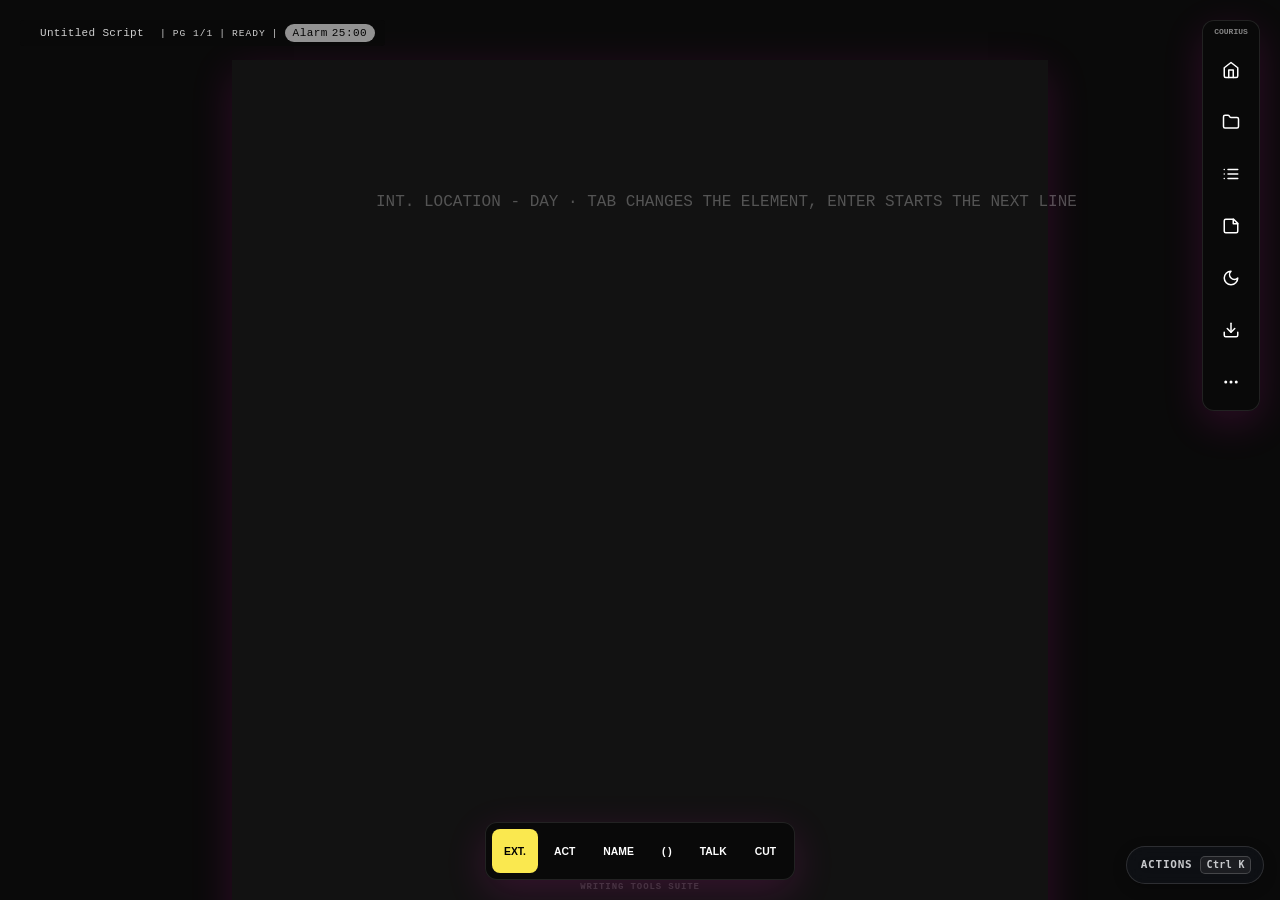
<file: Courius.html>
<!DOCTYPE html>
<html lang="en">
<head>
    <meta charset="UTF-8">
    <meta name="viewport" content="width=device-width, initial-scale=1.0, viewport-fit=cover">
    <link rel="stylesheet" href="shared-polish.css">
    <title>Courius Screenwriter</title>
    <meta name="description" content="A screenplay editor with industry-standard FDX/RTF export.">
    <script src="shared-toast.js"></script>
    <script src="shared-courius.js"></script>
    <script src="courius-format.js"></script>
    <script src="shared-pwa.js"></script>
    <script src="shared-tool-manifest.js"></script>
    <script src="shared-recent-sessions.js"></script>
    <script src="shared-commands.js"></script>
    <script src="shared-command-palette.js"></script>
    <link rel="icon" href="data:image/svg+xml,<svg xmlns=%22http://www.w3.org/2000/svg%22 viewBox=%220 0 100 100%22><rect x=%225%22 y=%2230%22 width=%2290%22 height=%2265%22 rx=%225%22 fill=%22%23000000%22/><rect x=%225%22 y=%2210%22 width=%2290%22 height=%2225%22 fill=%22%23000000%22/><rect x=%225%22 y=%2210%22 width=%2218%22 height=%2225%22 fill=%22%23fd19c8%22 transform=%22skewX(-15)%22/><rect x=%2228%22 y=%2210%22 width=%2218%22 height=%2225%22 fill=%22%23fd19c8%22 transform=%22skewX(-15)%22/><rect x=%2251%22 y=%2210%22 width=%2218%22 height=%2225%22 fill=%22%23fd19c8%22 transform=%22skewX(-15)%22/><rect x=%2274%22 y=%2210%22 width=%2218%22 height=%2225%22 fill=%22%23fd19c8%22 transform=%22skewX(-15)%22/><line x1=%2215%22 y1=%2250%22 x2=%2285%22 y2=%2250%22 stroke=%22%23fd19c8%22 stroke-width=%223%22/><line x1=%2215%22 y1=%2265%22 x2=%2270%22 y2=%2265%22 stroke=%22%23fd19c8%22 stroke-width=%222%22/><line x1=%2215%22 y1=%2280%22 x2=%2255%22 y2=%2280%22 stroke=%22%23fd19c8%22 stroke-width=%222%22/></svg>">
    <link rel="manifest" href="manifest.webmanifest">
    <style>
        :root {
            /* DEFAULT THEME (Dark Mode) */
            --bg-color: #0a0a0a;
            --paper-color: #121212;
            --text-color: #ffffff;
            --ui-bg: rgba(10, 10, 10, 0.95);
            --ui-text: #ffffff;
            --shadow: 0 12px 40px rgba(253, 25, 200, 0.15);
            --caret: #fd19c8;
            --suggestion: rgba(253, 25, 200, 0.4);
            --accent: #fd19c8; 
            --accent-gold: #fae84f; 
            --guide-color: rgba(253, 25, 200, 0.15);
            
            /* Font Settings */
            --courier: "Courier New", Courier, monospace;
            /* Toasts float above the element bar instead of covering it. */
            --wt-toast-offset: 96px;
            --line-height: 1.15;
            --font-size: 12pt;
        }

        /* LIGHT MODE OVERRIDES */
        body.day-mode {
            --bg-color: #e5e5e5;      /* Light Grey Desk */
            --paper-color: #ffffff;   /* White Paper */
            --text-color: #000000;    /* Black Text */
            --ui-bg: rgba(255, 255, 255, 0.95);
            --ui-text: #000000;
            --shadow: 0 12px 40px rgba(0, 0, 0, 0.15);
            --caret: #d600a4;         /* Darker pink for contrast */
            --suggestion: rgba(0, 0, 0, 0.4);
            --guide-color: rgba(0, 0, 0, 0.15);
        }

        /* SEPIA: warm paper for long sessions */
        body.sepia-mode {
            --bg-color: #d9cdb6;
            --paper-color: #f4ecd8;
            --text-color: #3b2f22;
            --ui-bg: rgba(246, 239, 222, 0.95);
            --ui-text: #3b2f22;
            --shadow: 0 12px 40px rgba(88, 62, 24, 0.2);
            --caret: #9c3f1c;
            --suggestion: rgba(59, 47, 34, 0.42);
            --guide-color: rgba(92, 70, 38, 0.18);
            --accent: #b0336e;
            --accent-gold: #e3b448;
        }
        body.day-mode .floating-controls,
        body.sepia-mode .floating-controls { border-color: rgba(0, 0, 0, 0.08); }

        * { box-sizing: border-box; }

        body {
            font-family: var(--courier);
            background-color: var(--bg-color);
            margin: 0;
            display: flex;
            flex-direction: column; 
            height: 100vh;
            height: 100dvh;
            overflow: hidden;
            -webkit-text-size-adjust: 100%;
            transition: background 0.4s ease;
        }

        /* --- Floating UI --- */
        .floating-controls {
            position: fixed;
            z-index: 1000;
            background: var(--ui-bg);
            backdrop-filter: blur(12px);
            -webkit-backdrop-filter: blur(12px);
            border: 1px solid rgba(255,255,255,0.1);
            border-radius: 12px;
            padding: 6px;
            display: flex;
            box-shadow: var(--shadow);
            transition: opacity 0.3s ease;
        }

        .actions-bar {
            top: 20px;
            right: 20px;
            flex-direction: column;
            gap: 8px;
        }

        .element-bar {
            bottom: 20px;
            left: 50%;
            transform: translateX(-50%);
            flex-direction: row;
            gap: 4px;
        }

        .side-btn {
            background: transparent;
            border: none;
            color: var(--ui-text);
            width: 44px;
            height: 44px;
            cursor: pointer;
            border-radius: 8px;
            display: flex;
            align-items: center;
            justify-content: center;
            font-size: 0.65rem;
            font-weight: 700;
            text-transform: uppercase;
            transition: all 0.2s;
            position: relative;
        }

        .element-bar .side-btn {
            width: auto;
            padding: 0 12px;
        }

        .side-btn:hover {
            background: color-mix(in srgb, var(--ui-text) 10%, transparent);
            color: var(--ui-text);
        }
        .side-btn .ic { display: block; }
        #theme-btn .ic { display: none; }
        body:not(.day-mode):not(.sepia-mode) #theme-btn .ti-dark,
        body.day-mode #theme-btn .ti-light,
        body.sepia-mode #theme-btn .ti-sepia { display: block; }

        /* TALK: tap for dialogue, hold for dual dialogue. */
        .talk-btn { user-select: none; -webkit-user-select: none; -webkit-touch-callout: none; touch-action: manipulation; overflow: hidden; }
        .talk-btn::before {
            content: "";
            position: absolute;
            left: 8px; right: 8px; bottom: 5px;
            height: 2px;
            border-radius: 2px;
            background: currentColor;
            opacity: 0.35;
            transform: scaleX(0);
            transform-origin: left;
        }
        .talk-btn.pressing::before { transform: scaleX(1); transition: transform 0.45s linear; opacity: 0.8; }
        .talk-btn.dual-on::before { transform: scaleX(1); opacity: 0.8; }

        /* Export / More menus */
        .menu-pop {
            position: fixed;
            z-index: 1700;
            min-width: 220px;
            background: var(--ui-bg);
            color: var(--ui-text);
            backdrop-filter: blur(12px);
            -webkit-backdrop-filter: blur(12px);
            border: 1px solid color-mix(in srgb, var(--ui-text) 14%, transparent);
            border-radius: 12px;
            box-shadow: var(--shadow), 0 8px 24px rgba(0, 0, 0, 0.25);
            padding: 6px;
            display: none;
            flex-direction: column;
            font-family: var(--courier);
        }
        .menu-pop.open { display: flex; }
        .menu-pop button {
            display: flex;
            justify-content: space-between;
            align-items: center;
            gap: 16px;
            border: 0;
            background: transparent;
            color: inherit;
            font: 13px var(--courier);
            text-align: left;
            padding: 9px 10px;
            border-radius: 8px;
            cursor: pointer;
        }
        .menu-pop button:hover, .menu-pop button:focus-visible { background: color-mix(in srgb, var(--ui-text) 10%, transparent); outline: none; }
        .menu-pop button span { opacity: 0.5; font-size: 11px; }
        .menu-pop button.danger { color: #e35d5d; }
        .menu-title { font-size: 10px; letter-spacing: 0.12em; text-transform: uppercase; opacity: 0.5; padding: 6px 10px 4px; }
        .menu-sep { height: 1px; margin: 4px 6px; background: color-mix(in srgb, var(--ui-text) 12%, transparent); }

        .side-btn.active {
            background: var(--accent-gold);
            color: #000;
            text-shadow: none;
        }

        /* Tooltips */
        .side-btn::after {
            content: attr(data-label);
            position: absolute;
            background: #000;
            color: #fff;
            padding: 4px 8px;
            border-radius: 4px;
            font-size: 10px;
            white-space: nowrap;
            opacity: 0;
            pointer-events: none;
            transition: opacity 0.2s;
        }
        .actions-bar .side-btn::after { right: 55px; top: 50%; transform: translateY(-50%); }
        .element-bar .side-btn::after { bottom: 55px; left: 50%; transform: translateX(-50%); }
        .side-btn:hover::after { opacity: 1; }
        .side-btn:not([data-label])::after { display: none; }
        /* Touch screens keep :hover after a tap, which would strand tooltips. */
        @media (hover: none) { .side-btn::after { display: none; } }

        /* --- Main Workspace --- */
        main {
            flex: 1;
            position: relative;
            overflow-y: auto;
            overflow-x: auto; 
            display: block; 
            padding: 60px 20px 100px 20px;
            scroll-behavior: smooth;
        }

        #page {
            background-color: var(--paper-color);
            color: var(--text-color);
            font-size: var(--font-size);
            line-height: var(--line-height);
            width: 8.5in;
            min-height: 11in; 
            padding: 1in 1in 1in 1.5in; 
            box-shadow: var(--shadow);
            outline: none;
            caret-color: var(--caret);
            transition: background 0.4s, color 0.4s;
            position: relative;
            margin: 0 auto; 
            
            /* Visual Page Breaks */
            background-image: linear-gradient(to bottom, transparent calc(11in - 1px), var(--guide-color) calc(11in - 1px), var(--guide-color) 11in);
            background-size: 100% 11in;
            background-repeat: repeat-y;
        }

        #save-bar {
            position: fixed;
            /* Top-left keeps it clear of the element bar and the suite's
               Actions button at the bottom. */
            top: 20px;
            left: 20px;
            white-space: nowrap;
            font-size: 0.6rem;
            text-transform: uppercase;
            letter-spacing: 1px;
            color: var(--suggestion);
            opacity: 0.8;
            pointer-events: auto;
            background: var(--ui-bg);
            padding: 4px 10px;
            border-radius: 4px;
            color: var(--ui-text);
            display: flex;
            align-items: center;
            gap: 6px;
            z-index: 1400;
        }

        #active-doc-name {
            border: 1px solid transparent;
            border-radius: 999px;
            padding: 2px 9px;
            font-family: var(--courier);
            font-size: 11px;
            letter-spacing: 0.03em;
            color: var(--ui-text);
            background: transparent;
            cursor: pointer;
            max-width: 160px;
            overflow: hidden;
            text-overflow: ellipsis;
            white-space: nowrap;
            transition: background 0.2s ease, border-color 0.2s ease;
        }
        #active-doc-name:hover {
            border-color: var(--guide-color);
            background: rgba(255,255,255,0.06);
        }

        .files-item-current {
            border-color: var(--accent) !important;
            box-shadow: 0 0 0 1px rgba(253, 25, 200, 0.25);
        }
        .files-item-title {
            font-weight: 700;
            font-size: 0.7rem;
            cursor: pointer;
            overflow: hidden;
            text-overflow: ellipsis;
            white-space: nowrap;
        }

        #writing-timer-btn {
            border: 1px solid transparent;
            border-radius: 999px;
            padding: 2px 7px;
            font-family: var(--courier);
            font-size: 11px;
            letter-spacing: 0.04em;
            transition: background 0.2s ease, border-color 0.2s ease, opacity 0.2s ease, color 0.2s ease, box-shadow 0.2s ease;
            display: inline-flex;
            align-items: center;
            gap: 4px;
            position: relative;
        }

        #writing-timer-btn:hover {
            background: var(--button-hover);
            border-color: var(--guide-color);
        }

        #writing-timer-btn.timer-armed {
            border-color: var(--accent);
        }

        #writing-timer-btn.timer-triggered {
            color: #fca5a5;
            border-color: #fca5a5;
            box-shadow: 0 0 0 1px rgba(252, 165, 165, 0.35), 0 0 14px rgba(252, 165, 165, 0.18);
            animation: couriusTimerAlarm 1s ease-in-out infinite;
        }

        #writing-timer-label,
        #writing-timer {
            transition: max-width 0.22s ease, opacity 0.2s ease;
            white-space: nowrap;
        }

        @media (hover: hover) {
            #writing-timer-btn.timer-running {
                opacity: 0.35 !important;
                border-color: transparent;
                padding: 3px 6px;
                gap: 0;
            }

            #writing-timer-btn.timer-running::before {
                content: "";
                width: 7px;
                height: 7px;
                border-radius: 999px;
                background: var(--accent);
                box-shadow: 0 0 10px color-mix(in srgb, var(--accent) 55%, transparent);
            }

            #writing-timer-btn.timer-running #writing-timer-label,
            #writing-timer-btn.timer-running #writing-timer {
                max-width: 0;
                opacity: 0;
                overflow: hidden;
            }

            #save-bar:hover #writing-timer-btn.timer-running,
            #save-bar:focus-within #writing-timer-btn.timer-running {
                opacity: 1 !important;
                border-color: var(--guide-color);
                padding: 2px 7px;
                gap: 4px;
            }

            #save-bar:hover #writing-timer-btn.timer-running::before,
            #save-bar:focus-within #writing-timer-btn.timer-running::before {
                display: none;
            }

            #save-bar:hover #writing-timer-btn.timer-running #writing-timer-label,
            #save-bar:hover #writing-timer-btn.timer-running #writing-timer,
            #save-bar:focus-within #writing-timer-btn.timer-running #writing-timer-label,
            #save-bar:focus-within #writing-timer-btn.timer-running #writing-timer {
                max-width: 90px;
                opacity: 1;
            }
        }

        @keyframes couriusTimerAlarm {
            0%, 100% { opacity: 1; transform: translateY(0); }
            50% { opacity: 0.72; transform: translateY(-1px); }
        }

        /* --- Screenplay Elements --- */
        #page div { 
            min-height: 1.1em; 
            position: relative; 
            overflow-wrap: break-word; 
            font-size: inherit;
            line-height: inherit;
        }

        #page .scene-heading { 
            margin-top: 2.3em; 
            margin-bottom: 1.15em; 
            font-weight: bold; 
            text-transform: uppercase; 
            width: 100%;
        }
        
        #page .action { 
            margin-bottom: 1.15em; 
            width: 100%;
        }
        
        #page .character { 
            margin-top: 1.15em; 
            margin-left: 2.2in; 
            width: 3.8in; 
            text-transform: uppercase; 
        }
        
        #page .parenthetical { 
            margin-left: 1.6in; 
            width: 2.5in; 
        }
        
        #page .dialogue { 
            margin-left: 1.1in; 
            width: 3.3in; 
            margin-bottom: 1.15em; 
        }
        
        #page .transition { 
            margin-top: 1.15em; 
            margin-bottom: 1.15em; 
            text-align: right; 
            text-transform: uppercase; 
            width: 100%;
        }

        #page div:empty::before {
            content: attr(data-placeholder);
            color: var(--suggestion);
            pointer-events: none;
            position: absolute;
            left: -160px;
            width: 140px;
            text-align: right;
            font-size: 8px;
            font-weight: 800;
            opacity: 0.4;
            text-transform: uppercase;
        }

        span.suggestion { color: var(--suggestion); opacity: 0.5; pointer-events: none; }

        /* A brand-new script: show what the first line is for. */
        #page.is-empty > div:first-child::after {
            content: "INT. LOCATION - DAY  ·  Tab changes the element, Enter starts the next line";
            position: absolute;
            left: 0;
            top: 0;
            color: var(--text-color);
            opacity: 0.28;
            pointer-events: none;
            white-space: nowrap;
            font-weight: normal;
        }

        /* --- Dual dialogue: two speeches side by side --- */
        #page .dual-dialogue,
        .print-sheet .dual-dialogue {
            display: flex;
            gap: 0.3in;
            margin-top: 1.15em;
            margin-bottom: 1.15em;
            width: 100%;
        }
        #page .dual-dialogue {
            background-image: linear-gradient(var(--guide-color), var(--guide-color));
            background-size: 1px 100%;
            background-position: center;
            background-repeat: no-repeat;
        }
        #page .dual-col, .print-sheet .dual-col { flex: 1 1 0; min-width: 0; }
        #page .dual-col .character, .print-sheet .dual-col .character { margin-top: 0; margin-left: 0.9in; width: auto; }
        #page .dual-col .parenthetical, .print-sheet .dual-col .parenthetical { margin-left: 0.45in; width: auto; }
        #page .dual-col .dialogue, .print-sheet .dual-col .dialogue { margin-left: 0; width: auto; margin-bottom: 0; }

        /* --- Sticky notes --- */
        :root {
            --note-yellow: #fde68a;
            --note-pink: #fbcfe8;
            --note-blue: #bfdbfe;
            --note-green: #bbf7d0;
        }
        #page [data-note]::after {
            content: "";
            position: absolute;
            right: -0.32in;
            top: 0.4em;
            width: 7px;
            height: 7px;
            border-radius: 50%;
            background: var(--note-yellow);
            box-shadow: 0 0 0 2px var(--paper-color);
        }
        #page [data-note-color="pink"]::after { background: var(--note-pink); }
        #page [data-note-color="blue"]::after { background: var(--note-blue); }
        #page [data-note-color="green"]::after { background: var(--note-green); }
        #page [data-note-active] { background: rgba(253, 230, 138, 0.14); border-radius: 2px; }
        body.notes-hidden #notes-layer { display: none; }
        body.notes-hidden #page [data-note]::after { opacity: 0.35; }
        #notes-layer { position: absolute; top: 0; left: 0; width: 0; height: 0; z-index: 900; }
        .sticky-note {
            position: absolute;
            background: var(--note-yellow);
            color: #1f1d1a;
            border-radius: 3px 3px 10px 3px;
            box-shadow: 0 6px 16px rgba(0, 0, 0, 0.28);
            padding: 8px 9px 6px;
            font: 12px/1.4 system-ui, -apple-system, "Segoe UI", sans-serif;
            transition: top 0.18s ease, box-shadow 0.15s ease;
        }
        .sticky-note[data-color="pink"] { background: var(--note-pink); }
        .sticky-note[data-color="blue"] { background: var(--note-blue); }
        .sticky-note[data-color="green"] { background: var(--note-green); }
        .sticky-note:focus-within { box-shadow: 0 10px 24px rgba(0, 0, 0, 0.38), 0 0 0 2px var(--accent); z-index: 2; }
        .sticky-note textarea {
            width: 100%;
            border: 0;
            background: transparent;
            color: inherit;
            font: inherit;
            resize: none;
            outline: none;
            min-height: 36px;
            overflow: hidden;
            padding: 0;
        }
        .sticky-note textarea::placeholder { color: rgba(31, 29, 26, 0.5); }
        .note-tools { display: flex; align-items: center; gap: 5px; margin-top: 4px; }
        .note-swatch {
            width: 12px; height: 12px; border-radius: 50%;
            border: 1px solid rgba(0, 0, 0, 0.25);
            padding: 0; cursor: pointer;
        }
        .note-swatch[aria-pressed="true"] { box-shadow: 0 0 0 2px rgba(0, 0, 0, 0.55); }
        .note-del {
            margin-left: auto;
            border: 0; background: transparent; cursor: pointer;
            color: rgba(31, 29, 26, 0.6); font-size: 13px; padding: 0 2px;
        }
        .note-del:hover { color: #7f1d1d; }
        /* Narrow screens: notes fold into tabs on the page edge. */
        .sticky-note.compact:not(.open) {
            width: 22px !important;
            height: 22px;
            padding: 0;
            border-radius: 4px;
            cursor: pointer;
            display: grid;
            place-items: center;
        }
        .sticky-note.compact:not(.open)::before { content: "✎"; font-size: 12px; }
        .sticky-note.compact:not(.open) > * { display: none; }
        .sticky-note.compact.open { z-index: 3; }
        #notes-toggle {
            border: 1px solid transparent;
            border-radius: 999px;
            padding: 2px 8px;
            font: 11px var(--courier);
            color: var(--ui-text);
            background: transparent;
            cursor: pointer;
        }
        #notes-toggle:hover { border-color: var(--guide-color); }
        #notes-toggle[hidden] { display: none; }
        #notes-toggle::before { content: "| "; opacity: 0.6; }

        /* --- Title Page Styles --- */
        .title-page-container {
            display: flex;
            flex-direction: column;
            justify-content: center;
            align-items: center;
            height: 9in; 
            width: 100%;
            text-align: center;
            page-break-after: always;
            position: relative;
            margin-bottom: 1in;
            border-bottom: 1px dashed var(--guide-color);
        }

        .tp-title { font-weight: bold; text-decoration: underline; margin-bottom: 2rem; font-size: 14pt; width: 80%; text-align: center; outline: none; }
        .tp-by { margin-bottom: 2rem; }
        .tp-author { margin-bottom: 4rem; width: 80%; text-align: center; outline: none; }
        .tp-contact { position: absolute; bottom: 0; left: 0; text-align: left; font-size: 10pt; width: 50%; outline: none; }

        @page {
            size: letter;
            /* Zero page margins suppress the browser's date/title/URL header and
               footer on printouts; the script's own 1in padding is the margin. */
            margin: 0;
        }

        /* --- Print pagination ---
           beforeprint splits the script into real 8.5x11 sheets so EVERY page
           gets standard screenplay margins (1in top/bottom/right, 1.5in left)
           while @page margin stays 0 (which suppresses the browser's
           date/title/URL header and footer). The sheet styles live outside
           @media print because the sheets are measured off-screen while the
           screen stylesheet is still active. */
        #print-pages {
            position: fixed;
            left: -10000px;
            top: 0;
            visibility: hidden;
        }
        .print-sheet {
            width: 8.5in;
            padding: 1in 1in 1in 1.5in;
            box-sizing: border-box;
            position: relative;
            background: #ffffff;
            color: #000000;
            font-family: var(--courier);
            font-size: 12pt;
            line-height: 1.15;
        }
        .print-sheet div {
            min-height: 1.1em;
            overflow-wrap: break-word;
            font-size: 12pt;
            line-height: 1.15;
        }
        .print-sheet .scene-heading { margin-top: 2.3em; margin-bottom: 1.15em; font-weight: bold; text-transform: uppercase; }
        .print-sheet .action { margin-bottom: 1.15em; }
        .print-sheet .character { margin-top: 1.15em; margin-left: 2.2in; width: 3.8in; text-transform: uppercase; }
        .print-sheet .parenthetical { margin-left: 1.6in; width: 2.5in; }
        .print-sheet .dialogue { margin-left: 1.1in; width: 3.3in; margin-bottom: 1.15em; }
        .print-sheet .transition { margin-top: 1.15em; margin-bottom: 1.15em; text-align: right; text-transform: uppercase; }
        .print-sheet > div:first-child { margin-top: 0; }
        .print-sheet .title-page-container { height: 9in; margin-bottom: 0; border: none; }
        .print-sheet .print-page-num {
            position: absolute;
            top: 0.5in;
            right: 1in;
            margin: 0;
            min-height: 0;
        }

        @media print {
            html, body { height: auto; overflow: visible; }
            body { background: none; }
            .floating-controls, #save-bar, .scene-nav, .help-modal, .imports-panel, .autocomplete-dropdown, .menu-pop { display: none !important; }
            a[href="index.html"] { display: none !important; }
            main { display: none !important; }
            #print-pages {
                position: static;
                left: auto;
                visibility: visible;
            }
            /* Slightly under 11in so rounding can never push a sheet onto an
               extra blank page; overflow-hidden keeps any residual overrun
               from spilling into the margins of the next page. */
            .print-sheet { page-break-after: always; height: 10.98in; overflow: hidden; }
            .print-sheet:last-child { page-break-after: auto; }
            .print-sheet div[data-placeholder]::before { content: none !important; display: none !important; }
            #notes-layer { display: none !important; }
            ::selection { background: transparent !important; }
        }

        /* Scene Navigator */
        .scene-nav {
            position: fixed;
            left: 20px;
            top: 80px;
            width: 200px;
            max-height: 60vh;
            background: var(--ui-bg);
            backdrop-filter: blur(12px);
            border-radius: 12px;
            border: 1px solid rgba(255,255,255,0.1);
            z-index: 1000;
            overflow: hidden;
            opacity: 0;
            pointer-events: none;
            transform: translateX(-20px);
            transition: all 0.3s ease;
        }
        .scene-nav.open {
            opacity: 1;
            pointer-events: all;
            transform: translateX(0);
        }
        .scene-nav-header {
            padding: 12px 16px;
            font-size: 0.6rem;
            font-weight: 800;
            text-transform: uppercase;
            letter-spacing: 1px;
            color: var(--ui-text);
            border-bottom: 1px solid rgba(255,255,255,0.1);
            display: flex;
            justify-content: space-between;
            align-items: center;
        }
        .scene-nav-list {
            max-height: calc(60vh - 50px);
            overflow-y: auto;
            padding: 8px;
        }
        .scene-nav-item {
            padding: 10px 12px;
            font-size: 0.65rem;
            color: var(--ui-text);
            cursor: pointer;
            border-radius: 8px;
            margin-bottom: 4px;
            transition: all 0.2s;
            white-space: nowrap;
            overflow: hidden;
            text-overflow: ellipsis;
        }
        .scene-nav-item:hover {
            background: rgba(255,255,255,0.1);
        }
        .scene-nav-item.active {
            background: var(--accent-gold);
            color: #fff;
        }

        /* Help Modal */
        .help-modal {
            position: fixed;
            inset: 0;
            background: rgba(0,0,0,0.6);
            backdrop-filter: blur(8px);
            display: flex;
            justify-content: center;
            align-items: center;
            z-index: 2000;
            opacity: 0;
            pointer-events: none;
            transition: opacity 0.3s;
        }
        .help-modal.open {
            opacity: 1;
            pointer-events: all;
        }
        .help-content {
            background: var(--paper-color);
            color: var(--text-color);
            border-radius: 16px;
            padding: 32px;
            max-width: 400px;
            width: 90%;
        }
        .help-content h3 {
            margin: 0 0 20px 0;
            font-size: 1rem;
        }
        .shortcut-row {
            display: flex;
            justify-content: space-between;
            padding: 8px 0;
            border-bottom: 1px solid rgba(0,0,0,0.1);
            font-size: 0.75rem;
        }
        .shortcut-key {
            background: rgba(0,0,0,0.1);
            padding: 4px 10px;
            border-radius: 6px;
            font-family: monospace;
        }

        /* Autocomplete Dropdown */
        .autocomplete-dropdown {
            position: fixed;
            z-index: 1500;
            background: var(--ui-bg);
            backdrop-filter: blur(12px);
            -webkit-backdrop-filter: blur(12px);
            border: 1px solid rgba(253, 25, 200, 0.25);
            border-radius: 10px;
            box-shadow: 0 8px 32px rgba(0,0,0,0.4), 0 0 0 1px rgba(253,25,200,0.08);
            overflow: hidden;
            opacity: 0;
            pointer-events: none;
            transform: translateY(-4px);
            transition: opacity 0.15s ease, transform 0.15s ease;
            min-width: 220px;
            max-width: 400px;
        }
        .autocomplete-dropdown.visible {
            opacity: 1;
            pointer-events: all;
            transform: translateY(0);
        }
        .autocomplete-item {
            padding: 9px 14px;
            font-size: 0.7rem;
            font-family: var(--courier);
            color: var(--ui-text);
            cursor: pointer;
            white-space: nowrap;
            overflow: hidden;
            text-overflow: ellipsis;
            transition: background 0.1s;
            display: flex;
            align-items: center;
            justify-content: space-between;
            gap: 12px;
        }
        .autocomplete-item:hover,
        .autocomplete-item.active {
            background: rgba(253, 25, 200, 0.15);
        }
        .autocomplete-item.active {
            background: rgba(253, 25, 200, 0.2);
        }
        .autocomplete-item-hint {
            font-size: 0.55rem;
            opacity: 0.4;
            flex-shrink: 0;
        }
        .autocomplete-footer {
            padding: 5px 14px;
            font-size: 0.55rem;
            opacity: 0.35;
            border-top: 1px solid rgba(255,255,255,0.07);
            color: var(--ui-text);
            font-family: var(--courier);
        }

        .courius-import-marker {
            display: flex;
            align-items: center;
            gap: 8px;
            flex-wrap: wrap;
        }
        .context-source-badge {
            display: inline-flex;
            align-items: center;
            padding: 2px 8px;
            border-radius: 999px;
            border: 1px solid rgba(253, 25, 200, 0.45);
            background: rgba(253, 25, 200, 0.15);
            font-size: 0.52rem;
            letter-spacing: 0.09em;
            text-transform: uppercase;
            font-weight: 700;
        }
        .context-source-meta {
            opacity: 0.72;
            font-size: 0.58rem;
        }
        .imports-panel {
            position: fixed;
            top: 20px;
            right: 88px;
            width: min(420px, calc(100vw - 24px));
            max-height: min(70vh, 560px);
            background: var(--ui-bg);
            color: var(--ui-text);
            border: 1px solid rgba(253, 25, 200, 0.25);
            border-radius: 10px;
            z-index: 1400;
            display: none;
            flex-direction: column;
            overflow: hidden;
        }
        .imports-panel.open { display: flex; }
        .imports-header {
            display: flex;
            align-items: center;
            justify-content: space-between;
            padding: 10px 12px;
            border-bottom: 1px solid rgba(253, 25, 200, 0.18);
            font-size: 0.62rem;
            letter-spacing: 0.07em;
            text-transform: uppercase;
        }
        .imports-header button {
            border: 1px solid rgba(253, 25, 200, 0.4);
            background: transparent;
            color: inherit;
            border-radius: 6px;
            font-size: 0.52rem;
            letter-spacing: 0.06em;
            text-transform: uppercase;
            padding: 4px 7px;
            cursor: pointer;
        }
        .imports-header button:hover { background: rgba(253, 25, 200, 0.12); }
        .imports-list {
            overflow: auto;
            padding: 8px;
            display: flex;
            flex-direction: column;
            gap: 8px;
        }
        .imports-item {
            border: 1px solid rgba(253, 25, 200, 0.18);
            border-radius: 8px;
            padding: 8px;
            font-size: 0.62rem;
            line-height: 1.35;
        }
        .imports-item-header {
            display: flex;
            align-items: center;
            justify-content: space-between;
            gap: 8px;
            margin-bottom: 6px;
        }
        .imports-item-actions {
            display: flex;
            gap: 6px;
            margin-top: 7px;
        }
        .imports-item button {
            border: 1px solid rgba(253, 25, 200, 0.4);
            background: transparent;
            color: inherit;
            border-radius: 6px;
            font-size: 0.55rem;
            letter-spacing: 0.06em;
            text-transform: uppercase;
            padding: 4px 7px;
            cursor: pointer;
        }
        .imports-item button:hover {
            background: rgba(253, 25, 200, 0.12);
        }
        .imports-empty {
            opacity: 0.65;
            font-size: 0.6rem;
            padding: 10px 6px;
        }
        .imports-section-title {
            padding: 2px 4px 0;
            opacity: 0.55;
            font-size: 0.54rem;
            letter-spacing: 0.07em;
            text-transform: uppercase;
            font-weight: 700;
        }

        @media (max-width: 1024px) {
            main { padding: 14px 10px 126px 10px; }
            #page {
                width: 100%;
                min-height: auto;
                padding: 0.75in 0.55in 0.9in 0.75in;
            }
            .actions-bar {
                top: auto;
                right: 10px;
                bottom: calc(74px + env(safe-area-inset-bottom));
                flex-direction: row;
                max-width: calc(100vw - 20px);
                overflow-x: auto;
            }
            .element-bar {
                left: 10px;
                right: 10px;
                bottom: calc(12px + env(safe-area-inset-bottom));
                transform: none;
                justify-content: flex-start;
                max-width: calc(100vw - 20px);
                overflow-x: auto;
            }
            .side-btn { min-height: 44px; min-width: 44px; }
            main { padding-top: calc(48px + env(safe-area-inset-top)); }
            #save-bar {
                top: calc(8px + env(safe-area-inset-top));
                left: 10px;
                right: 10px;
                justify-content: center;
                overflow-x: auto;
            }
            #active-doc-name { max-width: 34vw; }
            :root { --wt-toast-offset: 146px; }
            #writing-timer-label { display: none; }
            #page { min-height: 55vh; }
            .actions-bar .courius-wordmark { display: none; }
            .suite-link { display: none; }
            #page.is-empty > div:first-child::after { content: "INT. LOCATION - DAY"; }
            /* The Ctrl+K launcher would sit on top of the element bar here. */
            .wtp-trigger { display: none !important; }
            .imports-panel {
                right: 10px;
                top: calc(56px + env(safe-area-inset-top));
                width: calc(100vw - 20px);
                max-height: calc(66vh - env(safe-area-inset-top));
            }
        }
    </style>
</head>
<body>
<div id="imports-panel" class="imports-panel">
    <div class="imports-header">
        <span>Courius Imports</span>
        <button onclick="toggleImportsPanel(false)">Close</button>
    </div>
    <div id="imports-list" class="imports-list"></div>
</div>

<div id="files-panel" class="imports-panel files-panel">
    <div class="imports-header">
        <span>Scripts</span>
        <span style="display:flex; gap:6px;">
            <button onclick="newDoc()">+ New</button>
            <button onclick="toggleFilesPanel(false)">Close</button>
        </span>
    </div>
    <div id="files-list" class="imports-list"></div>
</div>

<div class="floating-controls actions-bar">
    <div class="courius-wordmark" style="font-weight: 900; font-size: 0.5rem; text-align: center; margin-bottom: 4px; opacity: 0.5; color: var(--ui-text);">COURIUS</div>
    <a class="side-btn" data-label="Suite Home" aria-label="Suite home" href="index.html" style="text-decoration:none"><svg class="ic " width="18" height="18" viewBox="0 0 24 24" fill="none" stroke="currentColor" stroke-width="2" stroke-linecap="round" stroke-linejoin="round" aria-hidden="true"><path d="m3 9 9-7 9 7v11a2 2 0 0 1-2 2H5a2 2 0 0 1-2-2z"/><polyline points="9 22 9 12 15 12 15 22"/></svg></a>
    <button class="side-btn" data-label="Scripts (F)" aria-label="Scripts" onclick="toggleFilesPanel()"><svg class="ic " width="18" height="18" viewBox="0 0 24 24" fill="none" stroke="currentColor" stroke-width="2" stroke-linecap="round" stroke-linejoin="round" aria-hidden="true"><path d="M4 20h16a2 2 0 0 0 2-2V8a2 2 0 0 0-2-2h-7.93a2 2 0 0 1-1.66-.9l-.82-1.2A2 2 0 0 0 7.93 3H4a2 2 0 0 0-2 2v13c0 1.1.9 2 2 2Z"/></svg></button>
    <button class="side-btn" data-label="Scenes (Alt+S)" aria-label="Scenes" onclick="toggleSceneNav()"><svg class="ic " width="18" height="18" viewBox="0 0 24 24" fill="none" stroke="currentColor" stroke-width="2" stroke-linecap="round" stroke-linejoin="round" aria-hidden="true"><line x1="8" x2="21" y1="6" y2="6"/><line x1="8" x2="21" y1="12" y2="12"/><line x1="8" x2="21" y1="18" y2="18"/><line x1="3" x2="3.01" y1="6" y2="6"/><line x1="3" x2="3.01" y1="12" y2="12"/><line x1="3" x2="3.01" y1="18" y2="18"/></svg></button>
    <button class="side-btn" data-label="Sticky Note (Alt+N)" aria-label="Sticky note" onmousedown="event.preventDefault()" onclick="addNote()"><svg class="ic " width="18" height="18" viewBox="0 0 24 24" fill="none" stroke="currentColor" stroke-width="2" stroke-linecap="round" stroke-linejoin="round" aria-hidden="true"><path d="M15.5 3H5a2 2 0 0 0-2 2v14c0 1.1.9 2 2 2h14a2 2 0 0 0 2-2V8.5L15.5 3Z"/><path d="M15 3v6h6"/></svg></button>
    <button class="side-btn" id="theme-btn" data-label="Theme (Ctrl+D)" aria-label="Change theme" onclick="toggleTheme()"><svg class="ic ti-dark" width="18" height="18" viewBox="0 0 24 24" fill="none" stroke="currentColor" stroke-width="2" stroke-linecap="round" stroke-linejoin="round" aria-hidden="true"><path d="M12 3a6 6 0 0 0 9 9 9 9 0 1 1-9-9Z"/></svg><svg class="ic ti-light" width="18" height="18" viewBox="0 0 24 24" fill="none" stroke="currentColor" stroke-width="2" stroke-linecap="round" stroke-linejoin="round" aria-hidden="true"><circle cx="12" cy="12" r="4"/><path d="M12 2v2"/><path d="M12 20v2"/><path d="m4.93 4.93 1.41 1.41"/><path d="m17.66 17.66 1.41 1.41"/><path d="M2 12h2"/><path d="M20 12h2"/><path d="m6.34 17.66-1.41 1.41"/><path d="m19.07 4.93-1.41 1.41"/></svg><svg class="ic ti-sepia" width="18" height="18" viewBox="0 0 24 24" fill="none" stroke="currentColor" stroke-width="2" stroke-linecap="round" stroke-linejoin="round" aria-hidden="true"><path d="M2 3h6a4 4 0 0 1 4 4v14a3 3 0 0 0-3-3H2z"/><path d="M22 3h-6a4 4 0 0 0-4 4v14a3 3 0 0 1 3-3h7z"/></svg></button>
    <button class="side-btn" id="export-btn" data-label="Export" aria-label="Export" aria-haspopup="menu" onclick="toggleMenu('menu-export', this)"><svg class="ic " width="18" height="18" viewBox="0 0 24 24" fill="none" stroke="currentColor" stroke-width="2" stroke-linecap="round" stroke-linejoin="round" aria-hidden="true"><path d="M21 15v4a2 2 0 0 1-2 2H5a2 2 0 0 1-2-2v-4"/><polyline points="7 10 12 15 17 10"/><line x1="12" x2="12" y1="15" y2="3"/></svg></button>
    <button class="side-btn" id="more-btn" data-label="More" aria-label="More" aria-haspopup="menu" onclick="toggleMenu('menu-more', this)"><svg class="ic " width="18" height="18" viewBox="0 0 24 24" fill="none" stroke="currentColor" stroke-width="2" stroke-linecap="round" stroke-linejoin="round" aria-hidden="true"><circle cx="12" cy="12" r="1"/><circle cx="19" cy="12" r="1"/><circle cx="5" cy="12" r="1"/></svg></button>
</div>

<div id="menu-export" class="menu-pop" role="menu" aria-label="Export">
    <div class="menu-title">Export</div>
    <button role="menuitem" onclick="runMenu(downloadFDX)">Final Draft <span>.fdx</span></button>
    <button role="menuitem" onclick="runMenu(downloadRTF)">Word / RTF <span>.rtf</span></button>
    <button role="menuitem" onclick="runMenu(() => window.print())">Print or save PDF <span>Ctrl+P</span></button>
</div>

<div id="menu-more" class="menu-pop" role="menu" aria-label="More">
    <button role="menuitem" onclick="runMenu(toggleTitlePage)">Title page</button>
    <button role="menuitem" onclick="runMenu(() => document.getElementById('file-input').click())">Import FDX…</button>
    <button role="menuitem" onclick="runMenu(() => toggleImportsPanel(true))">Imports &amp; recovery snapshots</button>
    <button role="menuitem" onclick="runMenu(toggleHelp)">Keyboard shortcuts <span>?</span></button>
    <div class="menu-sep"></div>
    <button role="menuitem" class="danger" onclick="runMenu(resetScript)">Clear script…</button>
</div>

<div id="scene-nav" class="scene-nav">
    <div class="scene-nav-header">
        <span>Scenes</span>
        <span id="scene-count">0</span>
    </div>
    <div id="scene-nav-list" class="scene-nav-list"></div>
</div>

<div id="help-modal" class="help-modal" onclick="if(event.target===this)toggleHelp()">
    <div class="help-content">
        <h3>⌨️ Keyboard Shortcuts</h3>
        <div class="shortcut-row"><span>Theme (dark · light · sepia)</span><span class="shortcut-key">Ctrl+D</span></div>
        <div class="shortcut-row"><span>Scripts Panel</span><span class="shortcut-key">F</span></div>
        <div class="shortcut-row"><span>Scene Navigator</span><span class="shortcut-key">Alt+S</span></div>
        <div class="shortcut-row"><span>Cycle Element Type</span><span class="shortcut-key">Tab</span></div>
        <div class="shortcut-row"><span>Reverse Cycle</span><span class="shortcut-key">Shift+Tab</span></div>
        <div class="shortcut-row"><span>Set Element Type</span><span class="shortcut-key">Alt+1..6</span></div>
        <div class="shortcut-row"><span>Dual Dialogue (or hold TALK)</span><span class="shortcut-key">Alt+D</span></div>
        <div class="shortcut-row"><span>Auto scene heading / transition</span><span class="shortcut-key">INT. · CUT TO:</span></div>
        <div class="shortcut-row"><span>Sticky Note on this line</span><span class="shortcut-key">Alt+N</span></div>
        <div class="shortcut-row"><span>Save Now</span><span class="shortcut-key">Ctrl+S</span></div>
        <div class="shortcut-row"><span>New Line</span><span class="shortcut-key">Enter</span></div>
        <div class="shortcut-row"><span>Split line at cursor</span><span class="shortcut-key">Enter mid-line</span></div>
        <div class="shortcut-row"><span>Element Menu (on empty line)</span><span class="shortcut-key">Enter</span></div>
        <div class="shortcut-row"><span>Show Help (when not typing)</span><span class="shortcut-key">?</span></div>
        <div style="margin-top:12px; padding-top:12px; border-top: 1px solid rgba(0,0,0,0.1); font-size:0.65rem; font-weight:700; text-transform:uppercase; letter-spacing:0.05em; opacity:0.5;">Autocomplete</div>
        <div class="shortcut-row"><span>Accept suggestion</span><span class="shortcut-key">Tab / ↵</span></div>
        <div class="shortcut-row"><span>Navigate matches</span><span class="shortcut-key">↑ ↓</span></div>
        <div class="shortcut-row"><span>Dismiss</span><span class="shortcut-key">Esc</span></div>
        <div style="margin-top: 20px; text-align: center;">
            <button onclick="toggleHelp()" class="side-btn" style="width: auto; padding: 10px 30px; background: var(--accent); color: #fff; border-radius: 8px;">Got it</button>
        </div>
    </div>
</div>

<div class="floating-controls element-bar">
    <button class="side-btn" data-type="scene-heading" data-label="Scene Heading" onclick="changeElementType('scene-heading')">EXT.</button>
    <button class="side-btn" data-type="action" data-label="Action" onclick="changeElementType('action')">ACT</button>
    <button class="side-btn" data-type="character" data-label="Character" onclick="changeElementType('character')">NAME</button>
    <button class="side-btn" data-type="parenthetical" data-label="Parenthetical" onclick="changeElementType('parenthetical')">( )</button>
    <button class="side-btn talk-btn" id="talk-btn" data-type="dialogue" data-label="Dialogue · hold for dual dialogue">TALK</button>
    <button class="side-btn" data-type="transition" data-label="Transition" onclick="changeElementType('transition')">CUT</button>
</div>

<input type="file" id="file-input" accept=".fdx" style="display: none;" onchange="importFDX(this)">
<div id="autocomplete-dropdown" class="autocomplete-dropdown"></div>

<main id="editor-container" onclick="focusEditor(event)" onscroll="updatePageCount()">
    <div id="page" contenteditable="true" spellcheck="true" autocorrect="on"></div>
    <div id="notes-layer" aria-label="Sticky notes"></div>
</main>

<div id="save-bar">
    <button id="active-doc-name" type="button" title="Switch scripts" onclick="toggleFilesPanel()">Untitled Script</button>
    | <span id="page-count">Pg 1</span> | <span id="save-status">Ready</span>
 <button id="notes-toggle" type="button" hidden title="Show or hide sticky notes" onclick="toggleNotesVisible()">✎ 0</button>
    | <button id="writing-timer-btn" type="button" title="Click to start or pause the alarm. Double-click to set minutes."><span id="writing-timer-label">Alarm</span> <span id="writing-timer">25:00</span></button>
</div>

<a class="suite-link" href="index.html" style="position: fixed; bottom: 8px; left: 50%; transform: translateX(-50%); z-index: 10; font-size: 9px; font-weight: 700; letter-spacing: 0.1em; text-transform: uppercase; opacity: 0.15; color: var(--text-color); text-decoration: none; transition: opacity 0.2s;" onmouseover="this.style.opacity='0.5'" onmouseout="this.style.opacity='0.15'">Writing Tools Suite</a>

<script>
    const EDITOR = document.getElementById('page');
    const STATUS = document.getElementById('save-status');
    const PAGE_COUNT = document.getElementById('page-count');
    const STORAGE_KEY = 'writingtools_courius_storage';
    const STORAGE_REV_KEY = 'writingtools_courius_revision_v1';
    const STORAGE_SNAPSHOTS_KEY = 'writingtools_courius_snapshots_v1';
    const IMPORTS_KEY = 'writingtools_courius_imports_v1';
    // --- Multi-document keys ---
    // The ACTIVE document always lives in STORAGE_KEY so imports, snapshots,
    // cross-tab sync, and recent-sessions keep working unchanged. Inactive
    // documents are parked under per-doc keys, indexed by DOCS_INDEX_KEY.
    const DOCS_INDEX_KEY = 'writingtools_courius_docs_v1';
    const ACTIVE_DOC_KEY = 'writingtools_courius_active_doc_v1';
    const DOC_CONTENT_PREFIX = 'writingtools_courius_doc_';
    // Set by other tools (WTCourius.createScript) to ask Courius to open a
    // script they just created.
    const OPEN_REQUEST_KEY = 'writingtools_courius_open_request_v1';
    // NEW KEY to avoid conflict with previous Light Mode settings
    const THEME_STORAGE_KEY = 'courius_theme_v2';
    
    const ELEMENT_CYCLE = ['scene-heading', 'action', 'character', 'parenthetical', 'dialogue', 'transition'];
    const SPEECH_TYPES = ['character', 'parenthetical', 'dialogue'];
    const NEXT_ELEMENT = {
        'scene-heading': 'action',
        'action': 'action',
        'character': 'dialogue',
        'parenthetical': 'dialogue',
        'dialogue': 'action',
        'transition': 'scene-heading'
    };
    const DISPLAY_NAMES = {
        'scene-heading': 'Scene Heading',
        'action': 'Action',
        'character': 'Character',
        'dialogue': 'Dialogue',
        'parenthetical': 'Parenthetical',
        'transition': 'Transition'
    };
    const SCENE_TIME_HINTS = ['DAY', 'NIGHT', 'DUSK', 'DAWN', 'CONTINUOUS', 'LATER'];

    let characterSet = new Set();
    let locationSet = new Set();
    let sceneLocationCoreSet = new Set();
    let sceneLocationPrefixMap = new Map();
    let sceneTimeSet = new Set(SCENE_TIME_HINTS);
    let characterTurnPairs = new Map();
    let saveTimeout;
    let importHistory = [];
    let filesPanelOpen = false;
    let writingTimerDuration = 25 * 60;
    let writingTimerLastStart = null;
    let writingTimerInterval = null;
    let writingTimerTriggered = false;
    const WRITING_TIMER_KEY = 'writingtools_courius_timer_v1';

    // --- Autocomplete state ---
    const DROPDOWN = document.getElementById('autocomplete-dropdown');
    let dropdownBlock = null;
    let dropdownMatches = [];
    let dropdownActiveIndex = 0;
    // 'autocomplete' completes names/headings; 'elements' is the element-type
    // menu opened by pressing Enter on an empty line.
    let dropdownMode = 'autocomplete';
    let suggestionsRefreshTimer = null;
    let localKnownRevision = 0;
    const COURIUS_TAB_ID = 'courius-' + Math.random().toString(36).slice(2, 10);

    function getImportHistory() {
        if (window.WTCourius && typeof window.WTCourius.getImportHistory === 'function') {
            return window.WTCourius.getImportHistory();
        }
        try {
            const raw = localStorage.getItem(IMPORTS_KEY);
            const parsed = raw ? JSON.parse(raw) : [];
            return Array.isArray(parsed) ? parsed : [];
        } catch (_) {
            return [];
        }
    }

    function sanitizeImportedHtml(html) {
        const raw = String(html || '');
        if (!raw.trim()) return '';
        const container = document.createElement('div');
        container.innerHTML = raw;
        container.querySelectorAll('script,iframe,object,embed,link,meta').forEach((node) => node.remove());
        container.querySelectorAll('font').forEach((node) => {
            const parent = node.parentNode;
            if (!parent) return;
            while (node.firstChild) parent.insertBefore(node.firstChild, node);
            parent.removeChild(node);
        });
        container.querySelectorAll('*').forEach((el) => {
            Array.from(el.attributes).forEach((attr) => {
                const name = String(attr.name || '').toLowerCase();
                const value = String(attr.value || '');
                if (!name) return;
                if (name.startsWith('on')) {
                    el.removeAttribute(attr.name);
                    return;
                }
                if ((name === 'href' || name === 'src') && /^\s*javascript:/i.test(value)) {
                    el.removeAttribute(attr.name);
                }
                if (name === 'style') {
                    el.removeAttribute(attr.name);
                }
            });
        });
        return container.innerHTML;
    }

    function makeImportMarker(source, createdAt) {
        const safeSource = escapeHtml(String(source || 'tool'));
        const stampText = createdAt ? new Date(createdAt).toLocaleString() : '';
        return `<div class="action courius-import-marker"><span class="context-source-badge">${safeSource.toUpperCase()}</span><span class="context-source-meta">${stampText ? `imported ${escapeHtml(stampText)}` : 'imported'}</span></div>`;
    }

    function normalizeLegacyImportMarkers() {
        const blocks = Array.from(EDITOR.querySelectorAll('.action'));
        blocks.forEach((node) => {
            const text = getPureText(node).trim();
            const legacy = text.match(/^---\s+(.+?)\s+·\s+(.+?)\s+---$/);
            if (!legacy) return;
            node.classList.add('courius-import-marker');
            node.innerHTML = `<span class="context-source-badge">${escapeHtml(legacy[1])}</span><span class="context-source-meta">imported ${escapeHtml(legacy[2])}</span>`;
        });
    }

    function renderImportHistory() {
        const list = document.getElementById('imports-list');
        if (!list) return;
        importHistory = getImportHistory();
        const snapshots = getSnapshotList();
        const importItemsHtml = importHistory.slice(0, 24).map((item) => {
            const source = escapeHtml(String(item.source || 'tool').toUpperCase());
            const stamp = item.createdAt ? new Date(item.createdAt).toLocaleString() : '';
            const previewText = String(item.payload || '').replace(/<[^>]+>/g, ' ').replace(/\s+/g, ' ').trim();
            const preview = escapeHtml(previewText.slice(0, 110) || '(no preview)');
            const id = escapeHtml(String(item.id || ''));
            return `<div class="imports-item">
                <div class="imports-item-header">
                    <span class="context-source-badge">${source}</span>
                    <span class="context-source-meta">${escapeHtml(stamp)}</span>
                </div>
                <div>${preview}${previewText.length > 110 ? '...' : ''}</div>
                <div class="imports-item-actions">
                    <button onclick="restoreImport('${id}', 'append')">Append</button>
                    <button onclick="restoreImport('${id}', 'overwrite')">Replace</button>
                </div>
            </div>`;
        }).join('');

        const snapshotItemsHtml = snapshots.slice(0, 12).map((snap) => {
            const id = escapeHtml(String(snap.id || ''));
            const stamp = snap.at ? new Date(snap.at).toLocaleString() : '';
            const reason = escapeHtml(String(snap.reason || 'snapshot').replace(/-/g, ' '));
            const previewText = String(snap.payload || '').replace(/<[^>]+>/g, ' ').replace(/\s+/g, ' ').trim();
            const preview = escapeHtml(previewText.slice(0, 110) || '(no preview)');
            return `<div class="imports-item">
                <div class="imports-item-header">
                    <span class="context-source-badge">SNAPSHOT</span>
                    <span class="context-source-meta">${escapeHtml(stamp)}</span>
                </div>
                <div class="context-source-meta" style="margin-bottom:6px;">${reason}</div>
                <div>${preview}${previewText.length > 110 ? '...' : ''}</div>
                <div class="imports-item-actions">
                    <button onclick="restoreSnapshot('${id}', 'append')">Append</button>
                    <button onclick="restoreSnapshot('${id}', 'overwrite')">Replace</button>
                </div>
            </div>`;
        }).join('');

        if (!importItemsHtml && !snapshotItemsHtml) {
            list.innerHTML = '<div class="imports-empty">No imports or snapshots yet.</div>';
            return;
        }
        const clearSnapshotsBtn = snapshots.length
            ? '<button onclick="clearRecoverySnapshots()">Clear Snapshots</button>'
            : '';
        list.innerHTML = `
            <div class="imports-section-title">Courius Imports</div>
            ${importItemsHtml || '<div class="imports-empty">No imports yet.</div>'}
            <div class="imports-section-title" style="margin-top:4px; display:flex; align-items:center; justify-content:space-between;">
                <span>Recovery Snapshots</span>${clearSnapshotsBtn}
            </div>
            ${snapshotItemsHtml || '<div class="imports-empty">No recovery snapshots.</div>'}
        `;
    }

    function toggleImportsPanel(forceOpen) {
        const panel = document.getElementById('imports-panel');
        if (!panel) return;
        const shouldOpen = typeof forceOpen === 'boolean' ? forceOpen : !panel.classList.contains('open');
        if (shouldOpen) {
            renderImportHistory();
            panel.classList.add('open');
        } else {
            panel.classList.remove('open');
        }
    }

    function restoreImport(importId, mode) {
        const found = importHistory.find((item) => String(item.id) === String(importId));
        if (!found || !found.payload) return;
        const marker = makeImportMarker(found.source, found.createdAt);
        const sanitizedPayload = sanitizeImportedHtml(found.payload);
        if (!sanitizedPayload) return;
        const payload = `${marker}${sanitizedPayload}`;
        const shouldOverwrite = String(mode || '').toLowerCase() === 'overwrite';
        if (shouldOverwrite) {
            if (!confirm('Replace current draft with this import snapshot?')) return;
            EDITOR.innerHTML = payload;
        } else {
            const divider = EDITOR.innerHTML.trim() ? '<div class="action"><br></div>' : '';
            EDITOR.insertAdjacentHTML('beforeend', `${divider}${payload}`);
        }
        triggerSave();
        toggleImportsPanel(false);
    }

    function restoreSnapshot(snapshotId, mode) {
        const snapshots = getSnapshotList();
        const found = snapshots.find((item) => String(item.id) === String(snapshotId));
        if (!found || !found.payload) return;
        const marker = makeImportMarker('Snapshot', found.at);
        const sanitizedPayload = sanitizeImportedHtml(found.payload);
        if (!sanitizedPayload) return;
        const payload = `${marker}${sanitizedPayload}`;
        const shouldOverwrite = String(mode || '').toLowerCase() === 'overwrite';
        if (shouldOverwrite) {
            if (!confirm('Replace current draft with this recovery snapshot?')) return;
            EDITOR.innerHTML = payload;
        } else {
            const divider = EDITOR.innerHTML.trim() ? '<div class="action"><br></div>' : '';
            EDITOR.insertAdjacentHTML('beforeend', `${divider}${payload}`);
        }
        triggerSave();
        toggleImportsPanel(false);
    }

    function clearRecoverySnapshots() {
        if (!confirm('Clear all Courius recovery snapshots?')) return;
        try {
            localStorage.removeItem(STORAGE_SNAPSHOTS_KEY);
        } catch (_) {}
        renderImportHistory();
    }

    function getStorageComparableHtml(rawHtml) {
        return String(rawHtml || '')
            .replace(/<span class="suggestion">[\s\S]*?<\/span>/gi, '')
            .trim();
    }

    function getEditorHtmlForStorage() {
        const clone = EDITOR.cloneNode(true);
        clone.querySelectorAll('.suggestion').forEach((s) => s.remove());
        clone.querySelectorAll('[data-note-active]').forEach((n) => n.removeAttribute('data-note-active'));
        return clone.innerHTML;
    }

    function getSnapshotList() {
        try {
            const raw = localStorage.getItem(STORAGE_SNAPSHOTS_KEY);
            const parsed = raw ? JSON.parse(raw) : [];
            return Array.isArray(parsed) ? parsed : [];
        } catch (_) {
            return [];
        }
    }

    function saveRecoverySnapshot(html, reason, meta) {
        const payload = String(html || '').trim();
        if (!payload) return;
        try {
            const snapshots = getSnapshotList();
            snapshots.unshift({
                id: 'snap_' + Date.now() + '_' + Math.floor(Math.random() * 100000),
                at: new Date().toISOString(),
                reason: String(reason || 'autosave'),
                sourceTab: COURIUS_TAB_ID,
                meta: meta && typeof meta === 'object' ? meta : {},
                payload: payload
            });
            localStorage.setItem(STORAGE_SNAPSHOTS_KEY, JSON.stringify(snapshots.slice(0, 20)));
        } catch (_) {}
    }

    function persistCouriusDocument(nextHtml, reason) {
        const candidate = String(nextHtml || '');
        const comparableNext = getStorageComparableHtml(candidate);
        if (!comparableNext) return true;

        const currentRev = parseInt(localStorage.getItem(STORAGE_REV_KEY) || '0', 10) || 0;
        const currentStored = String(localStorage.getItem(STORAGE_KEY) || '');
        const comparableStored = getStorageComparableHtml(currentStored);

        if (currentRev > localKnownRevision && comparableStored !== comparableNext) {
            saveRecoverySnapshot(candidate, 'save-conflict', {
                reason: String(reason || 'autosave'),
                baseRevision: localKnownRevision,
                remoteRevision: currentRev
            });
            STATUS.innerText = 'Conflict detected; local snapshot saved';
            return false;
        }

        const nextRev = Math.max(currentRev, localKnownRevision) + 1;
        localStorage.setItem(STORAGE_KEY, candidate);
        localStorage.setItem(STORAGE_REV_KEY, String(nextRev));
        localStorage.setItem('writingtools_courius_updated_at', String(Date.now()));
        localKnownRevision = nextRev;
        return true;
    }

    // ===== Multi-document management =====

    function getDocs() {
        try {
            const raw = localStorage.getItem(DOCS_INDEX_KEY);
            const parsed = raw ? JSON.parse(raw) : [];
            return Array.isArray(parsed) ? parsed : [];
        } catch (_) {
            return [];
        }
    }

    function saveDocs(docs) {
        try {
            localStorage.setItem(DOCS_INDEX_KEY, JSON.stringify(docs));
        } catch (_) {}
    }

    function getActiveDocId() {
        return localStorage.getItem(ACTIVE_DOC_KEY) || '';
    }

    function setActiveDocId(id) {
        localStorage.setItem(ACTIVE_DOC_KEY, String(id || ''));
    }

    function newDocId() {
        return 'doc_' + Date.now() + '_' + Math.floor(Math.random() * 100000);
    }

    function docContentKey(id) {
        return DOC_CONTENT_PREFIX + id;
    }

    function getDocContent(id) {
        try {
            return localStorage.getItem(docContentKey(id)) || '';
        } catch (_) {
            return '';
        }
    }

    function setDocContent(id, html) {
        try {
            localStorage.setItem(docContentKey(id), String(html || ''));
            return true;
        } catch (_) {
            return false;
        }
    }

    function removeDocContent(id) {
        try {
            localStorage.removeItem(docContentKey(id));
        } catch (_) {}
    }

    // Returns a meaningful name from the title page or first scene heading,
    // or '' when there is nothing to derive (so a default name can persist).
    function deriveDocName() {
        const tp = EDITOR.querySelector('.tp-title');
        const title = tp ? tp.innerText.trim() : '';
        if (title && title.toUpperCase() !== 'TITLE') return title.slice(0, 48);
        const sh = EDITOR.querySelector('.scene-heading');
        const head = sh ? getPureText(sh).trim() : '';
        if (head) return head.slice(0, 48);
        return '';
    }

    function defaultDocName() {
        const base = 'Untitled Script';
        const taken = new Set(getDocs().map((d) => String(d.name || '').trim()));
        if (!taken.has(base)) return base;
        let n = 2;
        while (taken.has(base + ' ' + n)) n += 1;
        return base + ' ' + n;
    }

    function wordCountFromHtml(html) {
        const text = String(html || '').replace(/<[^>]+>/g, ' ');
        return (text.trim().match(/\S+/g) || []).length;
    }

    function ensureDocsInitialized() {
        let docs = getDocs();
        if (!docs.length) {
            // Migrate the existing single buffer into the first document.
            const id = newDocId();
            docs = [{ id: id, name: deriveDocName() || 'Untitled Script', auto: true, updatedAt: Date.now() }];
            saveDocs(docs);
            setActiveDocId(id);
            return;
        }
        if (!docs.find((d) => d.id === getActiveDocId())) {
            setActiveDocId(docs[0].id);
        }
    }

    function updateActiveDocLabel() {
        const label = document.getElementById('active-doc-name');
        if (!label) return;
        const docs = getDocs();
        const active = docs.find((d) => d.id === getActiveDocId());
        label.textContent = active ? active.name || 'Untitled Script' : 'Untitled Script';
    }

    // Update the active document's metadata after a successful save.
    function touchActiveDoc() {
        const docs = getDocs();
        const active = docs.find((d) => d.id === getActiveDocId());
        if (!active) return;
        active.updatedAt = Date.now();
        if (active.auto) {
            const derived = deriveDocName();
            if (derived) active.name = derived;
        }
        saveDocs(docs);
        updateActiveDocLabel();
        if (filesPanelOpen) renderFilesList();
    }

    // Flush pending edits and copy the live editor into the active doc's
    // parked slot. Parks the editor HTML directly (not STORAGE_KEY) so a save
    // conflict can never strand the current edits. Returns false if the parked
    // copy could not be written (e.g. storage is full), so callers can abort.
    function stashActiveDoc() {
        clearTimeout(saveTimeout);
        const html = getEditorHtmlForStorage();
        // persistCouriusDocument writes localStorage without its own guard, so
        // a quota overflow could throw here; swallow it and let the parked-copy
        // result below decide whether the caller should abort.
        try {
            persistCouriusDocument(html, 'doc-switch');
        } catch (_) {}
        const ok = setDocContent(getActiveDocId(), html);
        touchActiveDoc();
        return ok;
    }

    // Point the active buffer at a different document and reload the editor.
    function activateBuffer(html) {
        localStorage.setItem(STORAGE_KEY, String(html || ''));
        const nextRev = (parseInt(localStorage.getItem(STORAGE_REV_KEY) || '0', 10) || 0) + 1;
        localStorage.setItem(STORAGE_REV_KEY, String(nextRev));
        localStorage.setItem('writingtools_courius_updated_at', String(Date.now()));
        localKnownRevision = nextRev;
        loadEditorFromActiveBuffer();
    }

    function loadEditorFromActiveBuffer() {
        const content = localStorage.getItem(STORAGE_KEY) || '';
        EDITOR.innerHTML = sanitizeImportedHtml(content);
        normalizeLegacyImportMarkers();
        if (!EDITOR.innerHTML.trim() || EDITOR.children.length === 0) {
            EDITOR.innerHTML = '';
            createLine('scene-heading');
        }
        updateSuggestions();
        updateSelectorUI();
        updatePageCount();
        hideDropdown();
        STATUS.innerText = 'Saved';
    }

    function switchDoc(targetId) {
        if (targetId === getActiveDocId()) {
            toggleFilesPanel(false);
            return;
        }
        const docs = getDocs();
        if (!docs.find((d) => d.id === targetId)) return;
        if (!stashActiveDoc()) {
            alert('Could not save the current script (storage may be full). Switch cancelled.');
            return;
        }
        setActiveDocId(targetId);
        activateBuffer(getDocContent(targetId));
        removeDocContent(targetId); // active content now lives in STORAGE_KEY
        updateActiveDocLabel();
        renderFilesList();
        toggleFilesPanel(false);
        EDITOR.focus();
    }

    function newDoc() {
        if (!stashActiveDoc()) {
            alert('Could not save the current script (storage may be full). New script cancelled.');
            return;
        }
        const id = newDocId();
        const docs = getDocs();
        docs.unshift({ id: id, name: defaultDocName(), auto: true, updatedAt: Date.now() });
        saveDocs(docs);
        setActiveDocId(id);
        activateBuffer('');
        triggerSave();
        updateActiveDocLabel();
        renderFilesList();
        EDITOR.focus();
    }

    function renameDoc(id) {
        const docs = getDocs();
        const target = docs.find((d) => d.id === id);
        if (!target) return;
        const next = window.prompt('Script name', target.name || 'Untitled Script');
        if (next === null) return;
        const trimmed = next.trim();
        if (!trimmed) return;
        target.name = trimmed.slice(0, 80);
        target.auto = false;
        saveDocs(docs);
        updateActiveDocLabel();
        renderFilesList();
    }

    function duplicateDoc(id) {
        const docs = getDocs();
        const source = docs.find((d) => d.id === id);
        if (!source) return;
        // The active document's live content is the editor itself; inactive
        // documents are read from their parked slot.
        const content = id === getActiveDocId()
            ? getEditorHtmlForStorage()
            : getDocContent(id);
        const copyId = newDocId();
        if (!setDocContent(copyId, content)) {
            alert('Could not duplicate the script (storage may be full).');
            return;
        }
        const idx = docs.findIndex((d) => d.id === id);
        docs.splice(idx + 1, 0, {
            id: copyId,
            name: (source.name || 'Untitled Script').slice(0, 70) + ' copy',
            auto: false,
            updatedAt: Date.now()
        });
        saveDocs(docs);
        renderFilesList();
    }

    function deleteDoc(id) {
        const docs = getDocs();
        if (docs.length <= 1) {
            alert('At least one script is required.');
            return;
        }
        const target = docs.find((d) => d.id === id);
        if (!target) return;
        if (!confirm('Delete "' + (target.name || 'Untitled Script') + '"? This cannot be undone.')) return;
        const wasActive = id === getActiveDocId();
        const remaining = docs.filter((d) => d.id !== id);
        saveDocs(remaining);
        removeDocContent(id);
        if (wasActive) {
            // Land on the most-recently-edited script (matches the panel order).
            const next = remaining.slice().sort((a, b) => (b.updatedAt || 0) - (a.updatedAt || 0))[0];
            setActiveDocId(next.id);
            activateBuffer(getDocContent(next.id));
            removeDocContent(next.id);
        }
        updateActiveDocLabel();
        renderFilesList();
    }

    function renderFilesList() {
        const list = document.getElementById('files-list');
        if (!list) return;
        const docs = getDocs().slice().sort((a, b) => (b.updatedAt || 0) - (a.updatedAt || 0));
        const activeId = getActiveDocId();
        if (!docs.length) {
            list.innerHTML = '<div class="imports-empty">No scripts yet.</div>';
            return;
        }
        list.innerHTML = docs.map((doc) => {
            const isActive = doc.id === activeId;
            const html = isActive ? getEditorHtmlForStorage() : getDocContent(doc.id);
            const words = wordCountFromHtml(html);
            const stamp = doc.updatedAt ? new Date(doc.updatedAt).toLocaleString() : '';
            const id = escapeHtml(String(doc.id));
            const name = escapeHtml(String(doc.name || 'Untitled Script'));
            return '<div class="imports-item' + (isActive ? ' files-item-current' : '') + '">' +
                '<div class="imports-item-header">' +
                    '<span class="files-item-title" onclick="switchDoc(\'' + id + '\')">' +
                        (isActive ? '● ' : '') + name + '</span>' +
                    '<span class="context-source-meta">' + words + ' words</span>' +
                '</div>' +
                '<div class="context-source-meta">' + escapeHtml(stamp) + '</div>' +
                '<div class="imports-item-actions">' +
                    (isActive ? '' : '<button onclick="switchDoc(\'' + id + '\')">Open</button>') +
                    '<button onclick="renameDoc(\'' + id + '\')">Rename</button>' +
                    '<button onclick="duplicateDoc(\'' + id + '\')">Duplicate</button>' +
                    '<button onclick="deleteDoc(\'' + id + '\')">Delete</button>' +
                '</div>' +
            '</div>';
        }).join('');
    }

    function toggleFilesPanel(forceOpen) {
        const panel = document.getElementById('files-panel');
        if (!panel) return;
        const shouldOpen = typeof forceOpen === 'boolean' ? forceOpen : !panel.classList.contains('open');
        filesPanelOpen = shouldOpen;
        if (shouldOpen) {
            renderFilesList();
            panel.classList.add('open');
        } else {
            panel.classList.remove('open');
        }
    }

    // Open a script another tool handed off. Reads (and clears) the shared
    // request key so only one Courius tab acts on it.
    function consumeOpenRequest() {
        let request = null;
        try {
            request = JSON.parse(localStorage.getItem(OPEN_REQUEST_KEY) || 'null');
            localStorage.removeItem(OPEN_REQUEST_KEY);
        } catch (_) {}
        if (!request || !request.id || !getDocs().find((d) => d.id === request.id)) return;
        switchDoc(request.id);
        STATUS.innerText = 'Opened handoff as a new script';
    }

    window.addEventListener('DOMContentLoaded', () => {
        const content = localStorage.getItem(STORAGE_KEY);
        localKnownRevision = parseInt(localStorage.getItem(STORAGE_REV_KEY) || '0', 10) || 0;
        if (content) EDITOR.innerHTML = sanitizeImportedHtml(content);
        loadWritingTimer();
        normalizeLegacyImportMarkers();
        if (!EDITOR.innerHTML.trim() || (EDITOR.children.length === 0)) {
            // Ensure at least one line if empty
            if (EDITOR.innerHTML.trim() === "") createLine('scene-heading');
        }
        ensureDocsInitialized();
        updateActiveDocLabel();
        updateSuggestions();
        
        // Theme Logic: Default is Dark (no class). Check local key first, then suite-wide key.
        const savedTheme = localStorage.getItem(THEME_STORAGE_KEY);
        const suiteTheme = localStorage.getItem('writingtools_theme');
        applyCouriusTheme(savedTheme || (suiteTheme === 'light' ? 'light' : 'dark'));
        
        updateSelectorUI();
        updatePageCount();
        if (writingTimerLastStart && !writingTimerInterval) {
            writingTimerInterval = setInterval(tickWritingTimer, 250);
        }
        renderWritingTimer();
        renderImportHistory();
        consumeOpenRequest();
    });

    window.addEventListener('storage', (e) => {
        if (e && e.key === OPEN_REQUEST_KEY && e.newValue) {
            consumeOpenRequest();
            return;
        }
        if (!e || e.key !== STORAGE_REV_KEY) return;
        const incomingRev = parseInt(e.newValue || '0', 10) || 0;
        if (incomingRev <= localKnownRevision) return;
        const remoteRaw = String(localStorage.getItem(STORAGE_KEY) || '');
        const remoteHtml = sanitizeImportedHtml(remoteRaw);
        const localHtml = getEditorHtmlForStorage();
        const sameContent = getStorageComparableHtml(localHtml) === getStorageComparableHtml(remoteHtml);
        if (!sameContent) {
            saveRecoverySnapshot(localHtml, 'remote-sync', {
                previousRevision: localKnownRevision,
                incomingRevision: incomingRev
            });
            EDITOR.innerHTML = remoteHtml;
            updateSuggestions();
            updateSelectorUI();
            updatePageCount();
            STATUS.innerText = 'Synced from another tab; snapshot saved';
            updateActiveDocLabel();
            if (filesPanelOpen) renderFilesList();
        }
        localKnownRevision = incomingRev;
    });

    function focusEditor(e) {
        if (e.target.id === 'editor-container' && document.activeElement !== EDITOR) {
            const range = document.createRange();
            const sel = window.getSelection();
            range.selectNodeContents(EDITOR.lastElementChild || EDITOR);
            range.collapse(false);
            sel.removeAllRanges();
            sel.addRange(range);
            EDITOR.focus();
        }
    }

    const THEMES = ['dark', 'light', 'sepia'];
    const THEME_NAMES = { dark: 'Dark', light: 'Light', sepia: 'Sepia' };

    function currentCouriusTheme() {
        if (document.body.classList.contains('sepia-mode')) return 'sepia';
        if (document.body.classList.contains('day-mode')) return 'light';
        return 'dark';
    }

    function applyCouriusTheme(theme) {
        const name = THEMES.includes(theme) ? theme : 'dark';
        document.body.classList.toggle('day-mode', name === 'light');
        document.body.classList.toggle('sepia-mode', name === 'sepia');
        const next = THEMES[(THEMES.indexOf(name) + 1) % THEMES.length];
        const btn = document.getElementById('theme-btn');
        if (btn) btn.setAttribute('data-label', 'Theme: ' + THEME_NAMES[name] + ' · next ' + THEME_NAMES[next] + ' (Ctrl+D)');
    }

    // Dark → light → sepia. The suite-wide key only knows light/dark, so
    // sepia tells the other tools "light".
    function toggleTheme() {
        const current = currentCouriusTheme();
        const next = THEMES[(THEMES.indexOf(current) + 1) % THEMES.length];
        applyCouriusTheme(next);
        localStorage.setItem(THEME_STORAGE_KEY, next);
        localStorage.setItem('writingtools_theme', next === 'dark' ? 'dark' : 'light');
    }

    // --- Title Page Logic ---
    function toggleTitlePage() {
        const firstChild = EDITOR.firstElementChild;
        if (firstChild && firstChild.classList.contains('title-page-container')) {
            const tp = collectTitlePage();
            const edited = (tp.title.trim() && tp.title.trim() !== 'TITLE') ||
                (tp.author.trim() && tp.author.trim() !== 'Author Name') ||
                (tp.contact.trim() && tp.contact.trim() !== 'Contact Info');
            if (edited && !confirm('Remove the title page? Its title, author, and contact info will be deleted.')) return;
            firstChild.remove();
        } else {
            const tp = document.createElement('div');
            tp.className = 'title-page-container';
            tp.contentEditable = "false"; 
            tp.innerHTML = `
                <div class="tp-title" contenteditable="true" data-placeholder="TITLE">TITLE</div>
                <div class="tp-by">by</div>
                <div class="tp-author" contenteditable="true" data-placeholder="Author Name">Author Name</div>
                <div class="tp-contact" contenteditable="true" data-placeholder="Contact Info">Contact Info</div>
            `;
            EDITOR.prepend(tp);
        }
        triggerSave();
    }

    // --- Core Editor Logic ---

    EDITOR.addEventListener('beforeinput', (e) => {
        const sel = window.getSelection();
        if (!sel.rangeCount) return;
        
        const rawNode = sel.anchorNode;
        const el = rawNode.nodeType === 3 ? rawNode.parentNode : rawNode;

        // Explicitly Allow title page editing
        if (el.classList.contains('tp-title') || el.classList.contains('tp-author') || el.classList.contains('tp-contact')) {
            return;
        }

        const block = getBlock(rawNode);
        if (!block) return;
        
        // Prevent typing in title page container itself
        if (block.classList.contains('title-page-container')) {
             e.preventDefault();
             return;
        }

        const type = block.className;

        if (e.inputType === 'insertParagraph' || e.inputType === 'insertLineBreak') {
            e.preventDefault();
            handleEnter(block);
            return;
        }
        
        if ((type === 'scene-heading' || type === 'character') && e.inputType === 'insertText' && e.data) {
            e.preventDefault();
            document.execCommand('insertText', false, e.data.toUpperCase());
        }
    });

    EDITOR.addEventListener('keydown', (e) => {
        const sel = window.getSelection();
        if (!sel.rangeCount) return;
        const range = sel.getRangeAt(0);
        const currentBlock = getBlock(range.startContainer);
        if (!currentBlock) return;
        
        const el = sel.anchorNode.nodeType === 3 ? sel.anchorNode.parentNode : sel.anchorNode;

        // Skip script shortcuts if inside title page fields
        if (el.classList.contains('tp-title') || el.classList.contains('tp-author') || el.classList.contains('tp-contact')) {
             return;
        }
        
        // Block Enter on the container wrapper
        if (currentBlock.parentElement.classList.contains('title-page-container')) {
            if (e.key === 'Enter') {
                e.preventDefault(); 
                return;
            }
            return; 
        }

        const type = currentBlock.className;

        const dropdownVisible = DROPDOWN.classList.contains('visible');
        const elementMenuOpen = dropdownVisible && dropdownMode === 'elements';

        // Typing any regular character while the element menu is open closes
        // it and falls through to normal text input.
        if (elementMenuOpen && !['Tab', 'Enter', 'ArrowUp', 'ArrowDown', 'Escape', 'Shift'].includes(e.key)) {
            hideDropdown();
        }

        if (e.key === 'ArrowDown' && DROPDOWN.classList.contains('visible')) {
            e.preventDefault();
            dropdownActiveIndex = Math.min(dropdownActiveIndex + 1, dropdownMatches.length - 1);
            applyElementLive();
            renderDropdownItems();
            return;
        }

        if (e.key === 'ArrowUp' && DROPDOWN.classList.contains('visible')) {
            e.preventDefault();
            dropdownActiveIndex = Math.max(dropdownActiveIndex - 1, 0);
            applyElementLive();
            renderDropdownItems();
            return;
        }

        if (e.key === 'Escape' && DROPDOWN.classList.contains('visible')) {
            e.preventDefault();
            hideDropdown();
            return;
        }

        if (e.key === 'Tab') {
            e.preventDefault();
            if (elementMenuOpen) {
                const count = dropdownMatches.length;
                dropdownActiveIndex = e.shiftKey
                    ? (dropdownActiveIndex - 1 + count) % count
                    : (dropdownActiveIndex + 1) % count;
                applyElementLive();
                renderDropdownItems();
            } else if (DROPDOWN.classList.contains('visible') && !e.shiftKey) {
                acceptFromDropdown(dropdownBlock, dropdownMatches[dropdownActiveIndex]);
            } else {
                const sugg = currentBlock.querySelector('.suggestion');
                if (sugg && !e.shiftKey) {
                    acceptSuggestion(currentBlock, sugg);
                } else {
                    // Shift+Tab always reverse-cycles the element type, even
                    // when a suggestion or dropdown is showing.
                    if (sugg) sugg.remove();
                    if (e.shiftKey) hideDropdown();
                    // Inside dual dialogue only speech elements make sense.
                    const cycle = isDualBlock(currentBlock) ? SPEECH_TYPES : ELEMENT_CYCLE;
                    const currentIndex = Math.max(0, cycle.indexOf(type));
                    const nextIndex = e.shiftKey ?
                        (currentIndex - 1 + cycle.length) % cycle.length :
                        (currentIndex + 1) % cycle.length;
                    setBlockType(currentBlock, cycle[nextIndex]);
                }
            }
            updateSelectorUI();
        }

        if (e.key === 'Enter') {
            e.preventDefault();
            handleEnter(currentBlock);
        }
    });

    // Phone keyboards (notably Android) often report Enter as an
    // "Unidentified" key, so the keydown handler never sees it and the
    // browser would split the line itself, copying the current element
    // (an "action" typed after a heading became a second scene heading).
    // Route those paragraph inserts through the same Enter logic.
    // Splits `block` at the caret when there is real text after it.
    // Returns false (and changes nothing) when the caret is at the end.
    function splitBlockAtCaret(block) {
        const sel = window.getSelection();
        if (!sel.rangeCount) return false;
        const range = sel.getRangeAt(0);
        if (!block.contains(range.startContainer)) return false;
        if (!range.collapsed) range.deleteContents();

        const tail = document.createRange();
        tail.setStart(range.startContainer, range.startOffset);
        tail.setEnd(block, block.childNodes.length);
        const preview = tail.cloneContents();
        preview.querySelectorAll('.suggestion').forEach((n) => n.remove());
        if (!preview.textContent.replace(/\u00a0/g, ' ').trim()) return false;

        block.querySelectorAll('.suggestion').forEach((n) => n.remove());
        hideDropdown();
        tail.setEnd(block, block.childNodes.length);
        const moved = tail.extractContents();
        moved.querySelectorAll('br').forEach((n) => n.remove());

        const next = document.createElement('div');
        next.className = block.className;
        next.setAttribute('data-placeholder', DISPLAY_NAMES[block.className] || '');
        next.appendChild(moved);
        // Drop the space that sat at the split point.
        const firstText = document.createTreeWalker(next, NodeFilter.SHOW_TEXT).nextNode();
        if (firstText) firstText.data = firstText.data.replace(/^[\s\u00a0]+/, '');
        const lastText = (() => {
            const w = document.createTreeWalker(block, NodeFilter.SHOW_TEXT);
            let n = null;
            while (w.nextNode()) n = w.currentNode;
            return n;
        })();
        if (lastText) lastText.data = lastText.data.replace(/[\s\u00a0]+$/, '');
        if (!block.textContent.length) block.innerHTML = '<br>';
        block.after(next);

        const caret = document.createRange();
        caret.setStart(next.firstChild || next, 0);
        caret.collapse(true);
        sel.removeAllRanges();
        sel.addRange(caret);
        next.scrollIntoView({ behavior: 'smooth', block: 'nearest' });
        return true;
    }

    function handleEnter(currentBlock) {
        const type = currentBlock.className;
        const elementMenuOpen = DROPDOWN.classList.contains('visible') && dropdownMode === 'elements';
        if (elementMenuOpen) {
            // Type was already applied live while navigating; just close.
            hideDropdown();
            updateSelectorUI();
            return;
        }
        if (DROPDOWN.classList.contains('visible')) {
            acceptFromDropdown(dropdownBlock, dropdownMatches[dropdownActiveIndex]);
            createLine(NEXT_ELEMENT[type] || 'action', currentBlock);
            updateSelectorUI();
            return;
        }
        // Enter (or Shift+Enter) with text after the cursor splits the line
        // there, keeping the element type, like Final Draft. Useful for
        // breaking a speech to drop in a parenthetical or a beat of action.
        if (splitBlockAtCaret(currentBlock)) {
            updateSelectorUI();
            updateSuggestions();
            triggerSave();
            return;
        }
        const sugg = currentBlock.querySelector('.suggestion');
        if (sugg) acceptSuggestion(currentBlock, sugg);
        let textNow = getPureText(currentBlock).trim();
        if (type === 'parenthetical' && (textNow === '()' || textNow === '(' || textNow === ')')) {
            currentBlock.innerHTML = '<br>';
            textNow = '';
        }
        if (isDualBlock(currentBlock) && handleDualEnter(currentBlock, type, !textNow)) {
            updateSelectorUI();
            return;
        }
        if (!textNow) {
            // Enter on an empty line opens the element menu instead of
            // stacking another guessed line.
            showElementMenu(currentBlock);
            updateSelectorUI();
            return;
        }
        // "CUT TO:", "BLACKOUT." and friends finish as transitions.
        let lineType = type;
        if (autoConvertLine(currentBlock, true)) lineType = currentBlock.className;
        createLine(NEXT_ELEMENT[lineType] || 'action', currentBlock);
        updateSelectorUI();
        triggerSave();
    }

    EDITOR.addEventListener('keyup', (e) => {
        // Keep the element menu open across the keyup of the Enter/Tab/Arrow
        // press that is driving it.
        if (dropdownMode === 'elements' && DROPDOWN.classList.contains('visible')) {
            updateSelectorUI();
            triggerSave();
            updatePageCount();
            return;
        }
        const block = getBlock(window.getSelection().anchorNode);
        if (block && (block.className === 'character' || block.className === 'scene-heading')) {
            updateSuggestions();
        } else {
            queueSuggestionsRefresh();
        }
        if (block && (block.className === 'character' || block.className === 'scene-heading')) {
            handleAutofill(block, block.className, e.key);
        } else {
            hideDropdown();
        }
        updateSelectorUI();
        triggerSave();
        updatePageCount();
    });

    // Autosave on every edit, including ones with no keyup: right-click
    // paste, drag-and-drop, Edit-menu cut, spellcheck corrections, IME.
    EDITOR.addEventListener('input', (e) => {
        // Typing "INT." / "EXT." (or "CUT TO:") turns the line into a scene
        // heading (or transition) as you type. Skipped mid-composition so
        // phone keyboards are not interrupted; Enter catches those.
        if (e.inputType === 'insertText') {
            const sel = window.getSelection();
            const block = sel.rangeCount ? getBlock(sel.anchorNode) : null;
            if (block && block !== EDITOR && autoConvertLine(block, false)) {
                updateSelectorUI();
                updateSuggestions();
            }
        }
        triggerSave();
        updatePageCount();
    });

    // ===== Auto-detected elements =====
    const SCENE_START_RE = /^(?:INT\.?\/EXT|EXT\.?\/INT|I\/E|INT|EXT|EST)(?:\.|\s)/i;
    const TRANSITION_LINE_RE = /^(?:(?:CUT|SMASH CUT|MATCH CUT|JUMP CUT|TIME CUT|DISSOLVE|FADE|WIPE|IRIS OUT|INTERCUT)(?: TO)?(?: WITH)?:|(?:CUT|FADE|SMASH CUT) TO BLACK[.:!]?|FADE OUT[.:!]?|BLACK ?OUT[.:!]?)$/i;

    // Uppercases a line's text in place, keeping the caret where it was.
    function uppercaseInPlace(block) {
        const sel = window.getSelection();
        const anchor = sel.rangeCount ? { node: sel.anchorNode, offset: sel.anchorOffset } : null;
        const walker = document.createTreeWalker(block, NodeFilter.SHOW_TEXT);
        const nodes = [];
        while (walker.nextNode()) {
            if (!walker.currentNode.parentElement.closest('.suggestion')) nodes.push(walker.currentNode);
        }
        nodes.forEach((node) => {
            const upper = node.data.toUpperCase();
            if (upper !== node.data) node.data = upper;
        });
        if (anchor && block.contains(anchor.node)) {
            try {
                const range = document.createRange();
                range.setStart(anchor.node, Math.min(anchor.offset, (anchor.node.textContent || '').length));
                range.collapse(true);
                sel.removeAllRanges();
                sel.addRange(range);
            } catch (_) {}
        }
    }

    // Converts an action (or character) line that is really a scene heading
    // or a transition. While typing, only unambiguous forms convert
    // ("INT. ", "EXT.", "CUT TO:"); on Enter, bare ones like "BLACKOUT" do too.
    function autoConvertLine(block, onEnter) {
        if (!block || isDualBlock(block)) return false;
        const type = block.className;
        if (type !== 'action' && type !== 'character') return false;
        const text = getPureText(block).replace(/\u00a0/g, ' ').trim();
        if (!text) return false;
        let next = '';
        if (SCENE_START_RE.test(text + (onEnter ? ' ' : ''))) next = 'scene-heading';
        else if (TRANSITION_LINE_RE.test(text) && (onEnter || /:$/.test(text))) next = 'transition';
        if (!next) return false;
        const sugg = block.querySelector('.suggestion');
        if (sugg) sugg.remove();
        setBlockType(block, next);
        uppercaseInPlace(block);
        STATUS.innerText = next === 'scene-heading' ? 'Scene heading' : 'Transition';
        return true;
    }

    // ===== Export / More menus =====
    let openMenuId = '';
    function closeMenus() {
        document.querySelectorAll('.menu-pop.open').forEach((m) => m.classList.remove('open'));
        document.querySelectorAll('[aria-haspopup="menu"]').forEach((b) => b.setAttribute('aria-expanded', 'false'));
        openMenuId = '';
    }
    function toggleMenu(id, anchor) {
        const wasOpen = openMenuId === id;
        closeMenus();
        if (wasOpen) return;
        const menu = document.getElementById(id);
        if (!menu) return;
        menu.classList.add('open');
        anchor.setAttribute('aria-expanded', 'true');
        openMenuId = id;
        const r = anchor.getBoundingClientRect();
        const mw = menu.offsetWidth;
        const mh = menu.offsetHeight;
        menu.style.left = menu.style.top = menu.style.right = menu.style.bottom = '';
        if (window.innerWidth > 1024) {
            // Vertical bar on the right: open to the left of the button.
            menu.style.left = Math.max(8, r.left - mw - 10) + 'px';
            menu.style.top = Math.max(8, Math.min(r.top, window.innerHeight - mh - 8)) + 'px';
        } else {
            // Horizontal bar at the bottom: open above the button.
            menu.style.left = Math.max(8, Math.min(r.left + r.width / 2 - mw / 2, window.innerWidth - mw - 8)) + 'px';
            menu.style.top = Math.max(8, r.top - mh - 10) + 'px';
        }
        const first = menu.querySelector('button');
        if (first) first.focus({ preventScroll: true });
    }
    function runMenu(action) {
        closeMenus();
        action();
    }
    document.addEventListener('mousedown', (e) => {
        if (openMenuId && !e.target.closest('.menu-pop') && !e.target.closest('[aria-haspopup="menu"]')) closeMenus();
    });
    document.addEventListener('keydown', (e) => {
        if (!openMenuId) return;
        const menu = document.getElementById(openMenuId);
        const items = Array.from(menu.querySelectorAll('button'));
        const i = items.indexOf(document.activeElement);
        if (e.key === 'Escape') { e.preventDefault(); closeMenus(); EDITOR.focus(); }
        else if (e.key === 'ArrowDown') { e.preventDefault(); items[(i + 1) % items.length].focus(); }
        else if (e.key === 'ArrowUp') { e.preventDefault(); items[(i - 1 + items.length) % items.length].focus(); }
    });

    // ===== TALK: tap for dialogue, hold for dual dialogue =====
    (function wireTalkButton() {
        const btn = document.getElementById('talk-btn');
        if (!btn) return;
        const HOLD_MS = 450;
        let timer = null;
        let held = false;
        const cancel = () => {
            clearTimeout(timer);
            timer = null;
            btn.classList.remove('pressing');
        };
        btn.addEventListener('pointerdown', (e) => {
            if (e.button !== undefined && e.button !== 0) return;
            e.preventDefault(); // keep the caret in the script
            held = false;
            btn.classList.add('pressing');
            timer = setTimeout(() => {
                held = true;
                cancel();
                if (navigator.vibrate) navigator.vibrate(12);
                toggleDualDialogue();
            }, HOLD_MS);
        });
        btn.addEventListener('pointerup', () => {
            const wasPending = !!timer;
            cancel();
            if (wasPending && !held) changeElementType('dialogue');
        });
        btn.addEventListener('pointerleave', cancel);
        btn.addEventListener('pointercancel', cancel);
        btn.addEventListener('contextmenu', (e) => e.preventDefault());
        btn.addEventListener('keydown', (e) => {
            if (e.key === 'Enter' || e.key === ' ') {
                e.preventDefault();
                changeElementType('dialogue');
            }
        });
    })();

    // Paste as plain text. A single line goes into the current element; a
    // multi-line paste is split into screenplay elements instead of landing
    // as one styled blob.
    EDITOR.addEventListener('paste', (e) => {
        const text = e.clipboardData ? e.clipboardData.getData('text/plain') : '';
        e.preventDefault();
        if (!text) return;
        const sel = window.getSelection();
        const rawNode = sel.rangeCount ? sel.anchorNode : null;
        const el = rawNode && rawNode.nodeType === 3 ? rawNode.parentNode : rawNode;
        const inTitleField = el && el.closest && el.closest('.tp-title, .tp-author, .tp-contact');
        const block = getBlock(rawNode);
        const singleLine = !/\S[^\S\n]*\n+\s*\S/.test(text.trim());
        if (inTitleField || singleLine || !block || block === EDITOR) {
            let clean = inTitleField ? text : text.replace(/\s*\n\s*/g, ' ').trim();
            if (block && !inTitleField && (block.className === 'scene-heading' || block.className === 'character')) {
                clean = clean.toUpperCase();
            }
            document.execCommand('insertText', false, clean);
            return;
        }
        if (block.classList.contains('title-page-container')) return;
        const elements = WTScreenplay.parsePlainScript(text);
        if (!elements.length) return;
        hideDropdown();
        const sugg = block.querySelector('.suggestion');
        if (sugg) sugg.remove();
        // Replace an empty current line; otherwise insert after it. A paste
        // inside dual dialogue lands after the whole side-by-side block.
        const inDual = isDualBlock(block);
        let anchor = inDual ? block.closest('.dual-dialogue') : block;
        const replaceCurrent = !inDual && !getPureText(block).trim();
        let last = null;
        elements.forEach((item) => {
            const div = document.createElement('div');
            setBlockType(div, item.type);
            div.textContent = item.text;
            anchor.after(div);
            anchor = div;
            last = div;
        });
        if (replaceCurrent) block.remove();
        const range = document.createRange();
        range.selectNodeContents(last);
        range.collapse(false);
        sel.removeAllRanges();
        sel.addRange(range);
        last.scrollIntoView({ behavior: 'smooth', block: 'nearest' });
        updateSelectorUI();
        updateSuggestions();
        triggerSave();
        updatePageCount();
        STATUS.innerText = 'Pasted ' + elements.length + ' elements';
    });

    // Add mouse interactions for UI sync
    EDITOR.addEventListener('mouseup', updateSelectorUI);
    EDITOR.addEventListener('click', updateSelectorUI);

    // Dismiss dropdown when clicking outside editor or dropdown
    document.addEventListener('mousedown', (e) => {
        if (!DROPDOWN.contains(e.target) && !EDITOR.contains(e.target)) {
            hideDropdown();
        }
    });

    function getBlock(node) {
        if (!node) return null;
        if (node.nodeType === 3) node = node.parentNode; // Text node -> Element
        
        // Walk up to the element line: a direct child of #page, a line inside
        // a dual-dialogue column, or the title page container.
        while (node && node.parentElement && node.parentElement.id !== 'page' &&
               !node.parentElement.classList.contains('dual-col') &&
               !node.classList?.contains('title-page-container')) {
             node = node.parentElement;
        }
        return node;
    }

    function say(message) {
        if (window.WTToast && typeof window.WTToast.notify === 'function') window.WTToast.notify(message, 'info');
        else STATUS.innerText = message;
    }

    function placeCaretAtEnd(el) {
        const range = document.createRange();
        const sel = window.getSelection();
        range.selectNodeContents(el);
        range.collapse(false);
        sel.removeAllRanges();
        sel.addRange(range);
    }

    // ===== Dual dialogue =====
    // Two speeches side by side, stored as
    //   <div class="dual-dialogue"><div class="dual-col">…</div><div class="dual-col">…</div></div>
    // where each column holds ordinary character/parenthetical/dialogue lines.

    function isDualBlock(block) {
        return !!(block && block.parentElement && block.parentElement.classList.contains('dual-col'));
    }

    // Every element line in reading order, with dual columns flattened
    // (left speech, then right).
    function getFlatBlocks() {
        const out = [];
        Array.from(EDITOR.children).forEach((node) => {
            if (node.classList && node.classList.contains('dual-dialogue')) {
                node.querySelectorAll(':scope > .dual-col > div').forEach((line) => out.push(line));
            } else {
                out.push(node);
            }
        });
        return out;
    }

    function buildDualWrapper() {
        const wrapper = document.createElement('div');
        wrapper.className = 'dual-dialogue';
        wrapper.appendChild(Object.assign(document.createElement('div'), { className: 'dual-col' }));
        wrapper.appendChild(Object.assign(document.createElement('div'), { className: 'dual-col' }));
        return wrapper;
    }

    function unwrapDual(wrapper) {
        Array.from(wrapper.childNodes).forEach((child) => {
            if (child.nodeType === 1 && child.classList.contains('dual-col')) {
                Array.from(child.childNodes).forEach((line) => {
                    if (line.nodeType === 1) wrapper.before(line);
                });
            } else if (child.nodeType === 1) {
                wrapper.before(child);
            }
        });
        wrapper.remove();
    }

    // A wrapper that lost a column or all its lines goes back to plain lines.
    function normalizeDualBlocks() {
        EDITOR.querySelectorAll(':scope > .dual-dialogue').forEach((wrapper) => {
            const cols = Array.from(wrapper.children);
            const healthy = cols.length === 2 &&
                cols.every((col) => col.classList.contains('dual-col') && col.querySelector(':scope > div'));
            if (!healthy) unwrapDual(wrapper);
        });
    }

    // The character cue plus its parentheticals and dialogue, for a
    // top-level line that belongs to a speech.
    function speechRange(block) {
        if (!block || block.parentElement !== EDITOR || !SPEECH_TYPES.includes(block.className)) return null;
        let start = block;
        while (start.className !== 'character') {
            const prev = start.previousElementSibling;
            if (!prev || !SPEECH_TYPES.includes(prev.className)) return null;
            start = prev;
        }
        const lines = [start];
        let next = start.nextElementSibling;
        while (next && (next.className === 'parenthetical' || next.className === 'dialogue')) {
            lines.push(next);
            next = next.nextElementSibling;
        }
        return lines;
    }

    function toggleDualDialogue() {
        const sel = window.getSelection();
        const block = sel.rangeCount ? getBlock(sel.anchorNode) : null;
        if (!block || block === EDITOR || !EDITOR.contains(block)) {
            say('Put the cursor in a character’s speech first.');
            return;
        }
        const saved = sel.rangeCount ? { node: sel.anchorNode, offset: sel.anchorOffset } : null;
        const restoreCaret = () => {
            if (!saved || !EDITOR.contains(saved.node)) return;
            try {
                const range = document.createRange();
                range.setStart(saved.node, Math.min(saved.offset, (saved.node.textContent || '').length));
                range.collapse(true);
                sel.removeAllRanges();
                sel.addRange(range);
            } catch (_) {}
        };

        const existing = block.closest('.dual-dialogue');
        if (existing) {
            unwrapDual(existing);
            restoreCaret();
            say('Dual dialogue off');
        } else {
            const speech = speechRange(block);
            if (!speech) {
                say('Dual dialogue pairs two speeches. Put the cursor in a character, parenthetical, or dialogue line.');
                return;
            }
            // Pair with the speech right before this one; failing that, the
            // one right after.
            let left = null;
            let right = null;
            const before = speech[0].previousElementSibling;
            const prevSpeech = before && (before.className === 'dialogue' || before.className === 'parenthetical') ? speechRange(before) : null;
            if (prevSpeech) {
                left = prevSpeech;
                right = speech;
            } else {
                const after = speech[speech.length - 1].nextElementSibling;
                const nextSpeech = after && after.className === 'character' ? speechRange(after) : null;
                if (nextSpeech) {
                    left = speech;
                    right = nextSpeech;
                }
            }
            if (!left) {
                say('Dual dialogue needs two speeches back to back.');
                return;
            }
            const wrapper = buildDualWrapper();
            left[0].before(wrapper);
            left.forEach((line) => wrapper.children[0].appendChild(line));
            right.forEach((line) => wrapper.children[1].appendChild(line));
            restoreCaret();
            say('Dual dialogue on');
        }
        EDITOR.focus();
        updateSuggestions();
        updateSelectorUI();
        triggerSave();
    }

    // Enter inside a dual column. Character/parenthetical lines flow into
    // dialogue in the same column; finishing (or an empty line) in the left
    // column hops to the right one, and in the right column steps out below.
    function handleDualEnter(block, type, isEmpty) {
        const col = block.parentElement;
        const wrapper = col.parentElement;
        const isLeft = col === wrapper.firstElementChild;
        const isLast = block === col.lastElementChild;
        const leaving = isEmpty || (type === 'dialogue' && isLast);
        if (!leaving) {
            const next = NEXT_ELEMENT[type];
            createLine(SPEECH_TYPES.includes(next) ? next : 'dialogue', block);
            return true;
        }
        if (isEmpty && col.children.length > 1) block.remove();
        if (isLeft) {
            const target = wrapper.lastElementChild.lastElementChild;
            if (target) placeCaretAtEnd(target);
        } else {
            createLine('action', wrapper);
        }
        triggerSave();
        return true;
    }

    // ===== Sticky notes =====
    // A note lives on its script line as data-note / data-note-color, so it
    // travels with the script through saves, snapshots, and script switches.
    // Cards sit in the right margin when there is room, and fold into small
    // tabs on the page edge when there is not.
    const NOTE_COLORS = ['yellow', 'pink', 'blue', 'green'];
    const NOTES_HIDDEN_KEY = 'writingtools_courius_notes_hidden';
    const NOTES_LAYER = document.getElementById('notes-layer');
    const noteCards = new Map();
    let notesFrame = 0;

    function scheduleNotesLayout() {
        if (notesFrame) return;
        notesFrame = requestAnimationFrame(layoutNotes);
    }

    function noteTargetBlock() {
        const sel = window.getSelection();
        const block = sel.rangeCount ? getBlock(sel.anchorNode) : null;
        if (!block || block === EDITOR || !EDITOR.contains(block)) return null;
        if (['title-page-container', 'dual-dialogue', 'dual-col'].some((c) => block.classList.contains(c))) return null;
        return block;
    }

    function setNotesHidden(hidden) {
        document.body.classList.toggle('notes-hidden', hidden);
        try { localStorage.setItem(NOTES_HIDDEN_KEY, hidden ? '1' : '0'); } catch (_) {}
    }

    function toggleNotesVisible() {
        setNotesHidden(!document.body.classList.contains('notes-hidden'));
        scheduleNotesLayout();
    }

    function addNote() {
        const block = noteTargetBlock();
        if (!block) {
            say('Click into a line of the script, then add a note.');
            return;
        }
        if (document.body.classList.contains('notes-hidden')) setNotesHidden(false);
        if (!block.hasAttribute('data-note')) {
            block.setAttribute('data-note', '');
            block.setAttribute('data-note-color', 'yellow');
        }
        layoutNotes();
        const card = noteCards.get(block);
        if (card) {
            card.classList.add('open');
            layoutNotes();
            card.querySelector('textarea').focus();
        }
    }

    function removeNote(block) {
        block.removeAttribute('data-note');
        block.removeAttribute('data-note-color');
        block.removeAttribute('data-note-active');
        const card = noteCards.get(block);
        if (card) card.remove();
        noteCards.delete(block);
        scheduleNotesLayout();
    }

    function growNote(textarea) {
        textarea.style.height = 'auto';
        textarea.style.height = textarea.scrollHeight + 'px';
    }

    function createNoteCard(block) {
        const card = document.createElement('div');
        card.className = 'sticky-note';
        const ta = document.createElement('textarea');
        ta.rows = 2;
        ta.placeholder = 'Note or suggestion…';
        ta.setAttribute('aria-label', 'Sticky note');
        ta.value = block.getAttribute('data-note') || '';
        ta.addEventListener('input', () => {
            block.setAttribute('data-note', ta.value);
            growNote(ta);
            scheduleNotesLayout();
            triggerSave();
        });
        ta.addEventListener('focus', () => block.setAttribute('data-note-active', ''));
        ta.addEventListener('blur', () => {
            block.removeAttribute('data-note-active');
            card.classList.remove('open');
            // An empty note is a note nobody wrote; drop it.
            if (!ta.value.trim()) {
                removeNote(block);
                triggerSave();
            }
            scheduleNotesLayout();
        });
        ta.addEventListener('keydown', (e) => {
            if (e.key === 'Escape') {
                e.preventDefault();
                e.stopPropagation();
                ta.blur();
                if (EDITOR.contains(block)) placeCaretAtEnd(block);
            }
        });

        const tools = document.createElement('div');
        tools.className = 'note-tools';
        NOTE_COLORS.forEach((color) => {
            const swatch = document.createElement('button');
            swatch.type = 'button';
            swatch.className = 'note-swatch';
            swatch.style.background = 'var(--note-' + color + ')';
            swatch.setAttribute('aria-label', color + ' note');
            swatch.setAttribute('aria-pressed', String((block.getAttribute('data-note-color') || 'yellow') === color));
            swatch.addEventListener('mousedown', (e) => e.preventDefault());
            swatch.addEventListener('click', () => {
                block.setAttribute('data-note-color', color);
                card.dataset.color = color;
                tools.querySelectorAll('.note-swatch').forEach((sw) => sw.setAttribute('aria-pressed', String(sw === swatch)));
                triggerSave();
            });
            tools.appendChild(swatch);
        });
        const del = document.createElement('button');
        del.type = 'button';
        del.className = 'note-del';
        del.textContent = '✕';
        del.title = 'Delete note';
        del.setAttribute('aria-label', 'Delete note');
        del.addEventListener('mousedown', (e) => e.preventDefault());
        del.addEventListener('click', () => {
            removeNote(block);
            triggerSave();
        });
        tools.appendChild(del);

        card.appendChild(ta);
        card.appendChild(tools);
        card.addEventListener('click', () => {
            if (card.classList.contains('compact') && !card.classList.contains('open')) {
                card.classList.add('open');
                layoutNotes();
                ta.focus();
            }
        });
        card.addEventListener('mouseenter', () => block.setAttribute('data-note-active', ''));
        card.addEventListener('mouseleave', () => {
            if (document.activeElement !== ta) block.removeAttribute('data-note-active');
        });
        NOTES_LAYER.appendChild(card);
        noteCards.set(block, card);
        requestAnimationFrame(() => growNote(ta));
        return card;
    }

    function layoutNotes() {
        notesFrame = 0;
        const blocks = Array.from(EDITOR.querySelectorAll('[data-note]'));
        noteCards.forEach((card, block) => {
            if (!blocks.includes(block)) {
                card.remove();
                noteCards.delete(block);
            }
        });
        const toggle = document.getElementById('notes-toggle');
        if (toggle) {
            toggle.hidden = !blocks.length;
            toggle.textContent = '✎ ' + blocks.length;
        }
        if (!blocks.length || document.body.classList.contains('notes-hidden')) return;

        const main = document.getElementById('editor-container');
        const mainRect = main.getBoundingClientRect();
        const pageRect = EDITOR.getBoundingClientRect();
        const pageRight = pageRect.right - mainRect.left + main.scrollLeft;
        const reserve = window.innerWidth > 1024 ? 84 : 0; // the right-hand actions bar
        const room = main.clientWidth - pageRight - reserve;
        const wide = room >= 190;
        const width = wide ? Math.min(240, room - 28) : Math.min(240, pageRect.width - 40);

        let lastBottom = -Infinity;
        blocks
            .map((block) => ({ block, top: block.getBoundingClientRect().top - mainRect.top + main.scrollTop }))
            .sort((a, b) => a.top - b.top)
            .forEach(({ block, top }) => {
                const card = noteCards.get(block) || createNoteCard(block);
                const open = card.classList.contains('open');
                card.classList.toggle('compact', !wide);
                card.dataset.color = block.getAttribute('data-note-color') || 'yellow';
                const y = Math.max(top - 4, lastBottom + 8);
                const x = wide ? pageRight + 16 : pageRight - (open ? width + 8 : 30);
                card.style.top = y + 'px';
                card.style.left = x + 'px';
                card.style.width = wide || open ? width + 'px' : '';
                lastBottom = y + card.offsetHeight;
            });
    }

    // A brand-new script shows a hint on its empty first line.
    function updateEmptyHint() {
        const first = EDITOR.firstElementChild;
        const empty = EDITOR.children.length === 1 && first && first.className === 'scene-heading' &&
            !getPureText(first).trim() && !first.querySelector('.suggestion');
        EDITOR.classList.toggle('is-empty', !!empty);
    }

    new MutationObserver(() => {
        scheduleNotesLayout();
        updateEmptyHint();
    }).observe(EDITOR, { childList: true, subtree: true, characterData: true });
    if (window.ResizeObserver) new ResizeObserver(scheduleNotesLayout).observe(EDITOR);
    window.addEventListener('resize', scheduleNotesLayout);
    try {
        if (localStorage.getItem(NOTES_HIDDEN_KEY) === '1') document.body.classList.add('notes-hidden');
    } catch (_) {}

    function queueSuggestionsRefresh() {
        if (suggestionsRefreshTimer) clearTimeout(suggestionsRefreshTimer);
        suggestionsRefreshTimer = setTimeout(() => {
            updateSuggestions();
            suggestionsRefreshTimer = null;
        }, 120);
    }

    function setBlockType(div, type) {
        const oldType = div.className;
        if (oldType === 'parenthetical' && type !== 'parenthetical') {
            // Parenthetical wrappers should never leak when cycling to another element type.
            let text = getPureText(div)
                .replace(/\u00a0/g, ' ')
                .replace(/^\s*\(+\s*/, '')
                .replace(/\s*\)+\s*$/, '')
                .replace(/\s+/g, ' ')
                .trim();
            div.innerText = text || '\n';
        }
        div.className = type;
        div.setAttribute('data-placeholder', DISPLAY_NAMES[type]);
        if (type === 'parenthetical') {
            const text = getPureText(div).trim();
            if (!text.startsWith('(')) {
                div.innerHTML = '(' + text + ')';
                const range = document.createRange();
                const sel = window.getSelection();
                if (div.firstChild) {
                    range.setStart(div.firstChild, 1);
                    range.collapse(true);
                    sel.removeAllRanges();
                    sel.addRange(range);
                }
            }
        }
    }

    function previousBlockOfType(fromBlock, type) {
        let node = fromBlock ? fromBlock.previousElementSibling : null;
        while (node) {
            if (node.classList && node.classList.contains(type)) return node;
            node = node.previousElementSibling;
        }
        return null;
    }

    // "BOB (CONT'D)", "BOB (V.O.)" and "BOB" are one character: extensions
    // are trailing parentheticals and never part of the name.
    const CHARACTER_EXTENSIONS = ["CONT'D", 'V.O.', 'O.S.', 'O.C.', 'PRE-LAP', 'ON PHONE', 'FILTERED'];
    function characterBaseName(text) {
        return String(text || '')
            .toUpperCase()
            .replace(/\u2019/g, "'")
            .replace(/(\s*\([^)]*\)?)+\s*$/, '')
            .replace(/\s+/g, ' ')
            .trim();
    }

    function previousDifferentCharacterName(fromBlock, currentName) {
        let node = fromBlock ? fromBlock.previousElementSibling : null;
        while (node) {
            if (node.classList && node.classList.contains('character')) {
                const name = characterBaseName(getPureText(node));
                if (name && name !== currentName) return name;
            }
            node = node.previousElementSibling;
        }
        return '';
    }

    function setBootstrapSuggestion(block, suggestionText) {
        if (!block || !suggestionText) return;
        block.innerHTML = `<span class="suggestion">${escapeHtml(String(suggestionText).toUpperCase())}</span>`;
        const range = document.createRange();
        const sel = window.getSelection();
        range.selectNodeContents(block);
        range.collapse(true);
        sel.removeAllRanges();
        sel.addRange(range);
    }

    function applyLineBootstrapSuggestion(block, type, afterBlock) {
        if (!block || !type) return;
        if (getPureText(block).trim()) return;

        if (type === 'character') {
            const lastCharBlock = previousBlockOfType(block, 'character');
            if (!lastCharBlock) return;
            const lastName = characterBaseName(getPureText(lastCharBlock));
            if (!lastName) return;
            const altName = previousDifferentCharacterName(lastCharBlock, lastName);
            if (altName) {
                setBootstrapSuggestion(block, altName);
            }
            return;
        }

        if (type === 'scene-heading') {
            const source = afterBlock || previousBlockOfType(block, 'scene-heading');
            const sourceText = source ? getPureText(source).trim().toUpperCase() : '';
            if (!sourceText) return;
            const hasDash = /\s-\s/.test(sourceText);
            if (hasDash) {
                const timePart = sourceText.split(/\s-\s/).slice(1).join(' - ').trim();
                if (timePart) {
                    setBootstrapSuggestion(block, timePart);
                    return;
                }
            }
            setBootstrapSuggestion(block, SCENE_TIME_HINTS[0]);
        }
    }

    function createLine(type, afterBlock = null) {
        const div = document.createElement('div');
        setBlockType(div, type);
        if (type !== 'parenthetical') div.innerHTML = '<br>';
        afterBlock ? afterBlock.after(div) : EDITOR.appendChild(div);
        const range = document.createRange();
        const sel = window.getSelection();
        range.selectNodeContents(div);
        range.collapse(type !== 'parenthetical');
        if (type === 'parenthetical' && div.firstChild) range.setStart(div.firstChild, 1);
        sel.removeAllRanges();
        sel.addRange(range);
        applyLineBootstrapSuggestion(div, type, afterBlock);
        div.scrollIntoView({ behavior: 'smooth', block: 'nearest' });
    }

    function changeElementType(type) {
        const sel = window.getSelection();
        const currentBlock = getBlock(sel.anchorNode);
        if (currentBlock && !currentBlock.classList.contains('title-page-container')) {
            if (isDualBlock(currentBlock) && !SPEECH_TYPES.includes(type)) {
                STATUS.innerText = 'Dual dialogue holds only character, parenthetical, dialogue';
                return;
            }
            setBlockType(currentBlock, type);
            updateSelectorUI();
            EDITOR.focus();
            triggerSave();
        }
    }

    function updateSelectorUI() {
        const sel = window.getSelection();
        const block = getBlock(sel.anchorNode);
        const type = block ? block.className : null;
        document.querySelectorAll('.element-bar .side-btn[data-type]').forEach(btn => {
            btn.classList.toggle('active', btn.dataset.type === type);
        });
        const talkBtn = document.getElementById('talk-btn');
        if (talkBtn) {
            const inDual = !!block && isDualBlock(block);
            talkBtn.classList.toggle('dual-on', inDual);
            talkBtn.setAttribute('data-label', inDual ? 'Dual dialogue · hold to split' : 'Dialogue · hold for dual dialogue');
        }
    }

    function getPureText(div) {
        if (!div.firstChild) return "";
        let text = div.firstChild.nodeType === 3 ? div.firstChild.textContent : div.innerText;
        const sugg = div.querySelector('.suggestion');
        if (sugg && sugg.textContent) {
            // The ghost suggestion is always rendered at the end of the block,
            // so only strip a trailing match (a plain replace could eat typed text).
            const trimmed = text.replace(/\n$/, '');
            text = trimmed.endsWith(sugg.textContent)
                ? trimmed.slice(0, trimmed.length - sugg.textContent.length)
                : text.replace(sugg.textContent, '');
        }
        return text.replace(/\n$/, '');
    }

    function parseSceneHeadingParts(text) {
        const value = String(text || '').toUpperCase().trim();
        if (!value) return { prefix: '', location: '', time: '', hasDash: false, raw: '' };
        const match = value.match(/^(INT\/EXT|INT|EXT)\.\s*(.*)$/);
        const prefix = match ? match[1] + '.' : '';
        const remainder = match ? match[2] : value;
        const dashIdx = remainder.indexOf(' - ');
        if (dashIdx >= 0) {
            const location = remainder.slice(0, dashIdx).trim();
            const time = remainder.slice(dashIdx + 3).trim();
            return { prefix, location, time, hasDash: true, raw: value };
        }
        if (/\s-\s*$/.test(value)) {
            const location = remainder.replace(/\s-\s*$/, '').trim();
            return { prefix, location, time: '', hasDash: true, raw: value };
        }
        return { prefix, location: remainder.trim(), time: '', hasDash: false, raw: value };
    }

    function normalizeSceneHeading(value) {
        const parts = parseSceneHeadingParts(value);
        if (!parts.location) return '';
        const prefix = parts.prefix || 'INT.';
        if (!parts.hasDash) return `${prefix} ${parts.location}`.trim();
        const time = parts.time || 'DAY';
        return `${prefix} ${parts.location} - ${time}`.trim();
    }

    function getPreviousCharacterName(block) {
        const prev = previousBlockOfType(block, 'character');
        return prev ? characterBaseName(getPureText(prev)) : '';
    }

    function rankCharacterMatches(matches, block) {
        const previousName = getPreviousCharacterName(block);
        if (!previousName) return matches;
        const preferred = characterTurnPairs.get(previousName) || new Set();
        if (!preferred.size) return matches;
        return matches.slice().sort((a, b) => {
            const aPreferred = preferred.has(a) ? 0 : 1;
            const bPreferred = preferred.has(b) ? 0 : 1;
            return aPreferred - bPreferred || a.localeCompare(b);
        });
    }

    // "EXT" mid-type is the start of "EXT. ..." — never a location name.
    function isPrefixInProgress(text) {
        return /^(?:I|IN|INT|E|EX|EXT|INT\/|INT\/E|INT\/EX|INT\/EXT)\.?$/.test(String(text || '').trim());
    }

    function getMatches(text, targetSet, type, block) {
        const results = [];
        const prefixInProgress = type === 'scene-heading' && isPrefixInProgress(text);
        for (let entry of targetSet) {
            if (entry === text) continue;
            if (type === 'scene-heading') {
                const parsedText = parseSceneHeadingParts(text);
                if (/\s-\s*$/.test(text)) {
                    // Typing "... -" should suggest time tokens immediately.
                    sceneTimeSet.forEach((token) => {
                        results.push(`${text} ${token}`.replace(/\s+/g, ' ').trim());
                    });
                    break;
                }
                const normalizedEntry = normalizeSceneHeading(entry);
                const entryParts = parseSceneHeadingParts(normalizedEntry);
                const fullStarts = normalizedEntry.startsWith(text);
                const locStarts = !prefixInProgress && entryParts.location && entryParts.location.startsWith(parsedText.location || text);
                const timeStarts = parsedText.hasDash && parsedText.time
                    ? (entryParts.time && entryParts.time.startsWith(parsedText.time))
                    : false;
                if (fullStarts || locStarts || timeStarts) {
                    results.push(normalizedEntry);
                }
            } else {
                if (entry.startsWith(text)) {
                    results.push(entry);
                }
            }
        }
        if (type === 'character') {
            // Typing "BOB (" offers the standard extensions.
            const ext = text.match(/^(.+?)\s*\(([^)]*)$/);
            if (ext) {
                const typed = ext[2].replace(/\u2019/g, "'");
                CHARACTER_EXTENSIONS.forEach((e) => {
                    if (e.startsWith(typed)) results.push(characterBaseName(ext[1]) + ' (' + e + ')');
                });
            }
        }
        if (type === 'scene-heading') {
            const parsedText = parseSceneHeadingParts(text);
            if (parsedText.location && !prefixInProgress) {
                sceneLocationCoreSet.forEach((loc) => {
                    if (!loc.startsWith(parsedText.location)) return;
                    // Prefer the prefix this location was actually written with.
                    const prefix = parsedText.prefix || sceneLocationPrefixMap.get(loc) || 'INT.';
                    const heading = `${prefix} ${loc}${parsedText.hasDash ? ` - ${parsedText.time || SCENE_TIME_HINTS[0]}` : ''}`.trim();
                    results.push(heading);
                });
            }
            if (parsedText.hasDash) {
                sceneTimeSet.forEach((token) => {
                    if (parsedText.time && !token.startsWith(parsedText.time)) return;
                    const heading = `${parsedText.prefix || 'INT.'} ${parsedText.location || 'LOCATION'} - ${token}`.trim();
                    results.push(heading);
                });
            }
        }

        // Sort: exact prefix first, then broader matches
        results.sort((a, b) => {
            const aPrefix = a.startsWith(text) ? 0 : 1;
            const bPrefix = b.startsWith(text) ? 0 : 1;
            return aPrefix - bPrefix || a.localeCompare(b);
        });
        const deduped = Array.from(new Set(results)).slice(0, 20);
        if (type === 'character') {
            return rankCharacterMatches(deduped, block).slice(0, 8);
        }
        return deduped.slice(0, 8);
    }

    function handleAutofill(block, type, key) {
        const existingSugg = block.querySelector('.suggestion');
        if (existingSugg) existingSugg.remove();
        const text = getPureText(block).toUpperCase().trim();
        if (text.length < 1 || ['Backspace', 'Delete', 'Enter', 'ArrowUp', 'ArrowDown', 'Escape', 'Tab'].includes(key)) {
            if (!['ArrowUp', 'ArrowDown'].includes(key)) hideDropdown();
            return;
        }

        const targetSet = (type === 'character') ? characterSet : locationSet;
        const matches = getMatches(text, targetSet, type, block);

        if (matches.length === 0) { hideDropdown(); return; }

        // Inline ghost for top match if it's a prefix match
        const top = matches[0];
        if (top.startsWith(text) && top !== text) {
            const span = document.createElement('span');
            span.className = 'suggestion';
            span.textContent = top.substring(text.length);
            block.appendChild(span);
        }

        // Show dropdown for all matches
        dropdownMatches = matches;
        dropdownActiveIndex = 0;
        dropdownBlock = block;
        showDropdown(block);
    }

    function showDropdown(block) {
        const rect = block.getBoundingClientRect();
        // Smart positioning: flip up if near bottom of viewport
        const spaceBelow = window.innerHeight - rect.bottom;
        const dropHeight = Math.min(dropdownMatches.length * 34 + 30, 300);
        const showAbove = spaceBelow < dropHeight + 8 && rect.top > dropHeight;

        DROPDOWN.style.left = rect.left + 'px';
        DROPDOWN.style.maxWidth = Math.max(rect.width, 220) + 'px';
        if (showAbove) {
            DROPDOWN.style.top = '';
            DROPDOWN.style.bottom = (window.innerHeight - rect.top + 4) + 'px';
        } else {
            DROPDOWN.style.bottom = '';
            DROPDOWN.style.top = (rect.bottom + 4) + 'px';
        }
        renderDropdownItems();
        DROPDOWN.classList.add('visible');
    }

    function renderDropdownItems() {
        const isElementMenu = dropdownMode === 'elements';
        DROPDOWN.innerHTML = '';
        dropdownMatches.forEach((match, i) => {
            const item = document.createElement('div');
            item.className = 'autocomplete-item' + (i === dropdownActiveIndex ? ' active' : '');
            const label = document.createElement('span');
            label.textContent = isElementMenu ? DISPLAY_NAMES[match] : match;
            item.appendChild(label);
            if (!isElementMenu && i === 0) {
                const hint = document.createElement('span');
                hint.className = 'autocomplete-item-hint';
                hint.textContent = 'Tab ↵';
                item.appendChild(hint);
            }
            item.onmousedown = (e) => {
                e.preventDefault(); // don't blur editor
                dropdownActiveIndex = i;
                if (isElementMenu) {
                    applyElementLive();
                    hideDropdown();
                    updateSelectorUI();
                } else {
                    acceptFromDropdown(dropdownBlock, match);
                }
            };
            DROPDOWN.appendChild(item);
        });
        if (dropdownMatches.length > 1) {
            const footer = document.createElement('div');
            footer.className = 'autocomplete-footer';
            footer.textContent = isElementMenu
                ? 'Tab/↑↓ change type · ↵ done · Esc close'
                : '↑↓ navigate · Tab/↵ accept · Esc dismiss';
            DROPDOWN.appendChild(footer);
        }
        // Scroll active item into view
        const activeEl = DROPDOWN.querySelector('.active');
        if (activeEl) activeEl.scrollIntoView({ block: 'nearest' });
    }

    function hideDropdown() {
        DROPDOWN.classList.remove('visible');
        dropdownMatches = [];
        dropdownBlock = null;
        dropdownActiveIndex = 0;
        dropdownMode = 'autocomplete';
    }

    // Element menu: shown when Enter is pressed on an empty line so the writer
    // picks the next element instead of the editor guessing for them.
    function showElementMenu(block) {
        dropdownMode = 'elements';
        dropdownBlock = block;
        dropdownMatches = ELEMENT_CYCLE.slice();
        dropdownActiveIndex = Math.max(0, ELEMENT_CYCLE.indexOf(block.className));
        showDropdown(block);
    }

    function applyElementLive() {
        if (dropdownMode !== 'elements' || !dropdownBlock) return;
        const choice = dropdownMatches[dropdownActiveIndex];
        if (choice && dropdownBlock.className !== choice) {
            setBlockType(dropdownBlock, choice);
            updateSelectorUI();
            triggerSave();
        }
    }

    function acceptFromDropdown(block, value) {
        if (!block || !value) return;
        const existingSugg = block.querySelector('.suggestion');
        if (existingSugg) existingSugg.remove();
        // Replace entire block text with selected value
        const textNode = block.firstChild && block.firstChild.nodeType === 3 ? block.firstChild : null;
        if (textNode) {
            textNode.textContent = value;
        } else {
            block.innerText = value;
        }
        // Move cursor to end
        const range = document.createRange();
        const sel = window.getSelection();
        range.selectNodeContents(block);
        range.collapse(false);
        sel.removeAllRanges();
        sel.addRange(range);
        hideDropdown();
        triggerSave();
    }

    function acceptSuggestion(block, span) {
        const text = span.textContent;
        span.remove();
        hideDropdown();
        document.execCommand('insertText', false, text);
    }

    function triggerSave() {
        STATUS.innerText = 'Syncing...';
        clearTimeout(saveTimeout);
        saveTimeout = setTimeout(() => {
            normalizeDualBlocks();
            const html = getEditorHtmlForStorage();
            const ok = persistCouriusDocument(html, 'autosave');
            if (ok) {
                STATUS.innerText = 'Saved';
                touchActiveDoc();
            }
            updateSuggestions();
        }, 1000);
    }

    function formatWritingTimer(seconds) {
        const safeSeconds = Math.max(0, Math.floor(seconds));
        const mins = Math.floor(safeSeconds / 60);
        const secs = safeSeconds % 60;
        return `${String(mins).padStart(2, '0')}:${String(secs).padStart(2, '0')}`;
    }

    function getWritingTimerRemainingSeconds() {
        if (!writingTimerLastStart) return writingTimerDuration;
        return Math.max(0, writingTimerDuration - Math.floor((Date.now() - writingTimerLastStart) / 1000));
    }

    function renderWritingTimer() {
        const timer = document.getElementById('writing-timer');
        const button = document.getElementById('writing-timer-btn');
        if (!timer || !button) return;
        const remaining = getWritingTimerRemainingSeconds();
        timer.textContent = formatWritingTimer(remaining);
        button.style.opacity = writingTimerTriggered || writingTimerLastStart ? '1' : '0.75';
        button.classList.toggle('timer-armed', !!writingTimerLastStart && !writingTimerTriggered);
        button.classList.toggle('timer-running', !!writingTimerLastStart && !writingTimerTriggered);
        button.classList.toggle('timer-triggered', writingTimerTriggered);
    }

    function persistWritingTimer() {
        localStorage.setItem(WRITING_TIMER_KEY, JSON.stringify({
            duration: getWritingTimerRemainingSeconds(),
            isRunning: !!writingTimerLastStart,
            triggered: writingTimerTriggered,
            updatedAt: Date.now()
        }));
    }

    function startWritingTimer() {
        if (writingTimerLastStart || writingTimerDuration <= 0) return;
        writingTimerTriggered = false;
        writingTimerLastStart = Date.now();
        if (!writingTimerInterval) {
            writingTimerInterval = setInterval(tickWritingTimer, 250);
        }
        persistWritingTimer();
        renderWritingTimer();
    }

    function pauseWritingTimer() {
        if (!writingTimerLastStart) return;
        writingTimerDuration = getWritingTimerRemainingSeconds();
        writingTimerLastStart = null;
        persistWritingTimer();
        renderWritingTimer();
    }

    function triggerWritingAlarm() {
        writingTimerLastStart = null;
        writingTimerDuration = 0;
        writingTimerTriggered = true;
        persistWritingTimer();
        renderWritingTimer();
        try {
            const AudioCtx = window.AudioContext || window.webkitAudioContext;
            if (AudioCtx) {
                const ctx = new AudioCtx();
                [0, 0.22, 0.44].forEach((offset, index) => {
                    const oscillator = ctx.createOscillator();
                    const gain = ctx.createGain();
                    oscillator.type = 'sine';
                    oscillator.frequency.value = index === 1 ? 880 : 660;
                    gain.gain.value = 0.0001;
                    oscillator.connect(gain);
                    gain.connect(ctx.destination);
                    const startAt = ctx.currentTime + offset;
                    gain.gain.exponentialRampToValueAtTime(0.08, startAt + 0.02);
                    gain.gain.exponentialRampToValueAtTime(0.0001, startAt + 0.18);
                    oscillator.start(startAt);
                    oscillator.stop(startAt + 0.2);
                });
            }
        } catch (_) {}
        if (navigator.vibrate) navigator.vibrate([120, 80, 120]);
        window.setTimeout(() => {
            if (document.visibilityState === 'visible') {
                window.alert('Courius alarm complete.');
            }
        }, 60);
    }

    function tickWritingTimer() {
        if (!writingTimerLastStart) {
            renderWritingTimer();
            return;
        }
        if (getWritingTimerRemainingSeconds() <= 0) {
            triggerWritingAlarm();
            return;
        }
        renderWritingTimer();
    }

    function loadWritingTimer() {
        try {
            const raw = localStorage.getItem(WRITING_TIMER_KEY);
            const parsed = raw ? JSON.parse(raw) : null;
            writingTimerDuration = Number.isFinite(parsed?.duration) ? Math.max(0, parsed.duration) : 25 * 60;
            writingTimerTriggered = !!parsed?.triggered;
            if (parsed?.isRunning && writingTimerDuration > 0) {
                writingTimerLastStart = Date.now();
            }
        } catch (_) {
            writingTimerDuration = 25 * 60;
            writingTimerTriggered = false;
        }
    }

    function updateSuggestions() {
        characterSet.clear();
        locationSet.clear();
        sceneLocationCoreSet.clear();
        sceneLocationPrefixMap.clear();
        sceneTimeSet = new Set(SCENE_TIME_HINTS);
        characterTurnPairs.clear();

        // Never harvest the line the caret is on: a half-typed heading like
        // "EXT" would be normalized into a bogus "INT. EXT" entry and then
        // suggested right back at the writer.
        const sel = window.getSelection();
        const activeBlock = sel && sel.anchorNode ? getBlock(sel.anchorNode) : null;

        const blocks = getFlatBlocks();
        let previousCharacter = '';
        blocks.forEach((node) => {
            if (!node || !node.classList || node.classList.contains('title-page-container')) return;
            if (node === activeBlock) return;
            if (node.classList.contains('character')) {
                const name = characterBaseName(getPureText(node));
                if (!name) return;
                characterSet.add(name);
                if (previousCharacter && previousCharacter !== name) {
                    const pairSet = characterTurnPairs.get(previousCharacter) || new Set();
                    pairSet.add(name);
                    characterTurnPairs.set(previousCharacter, pairSet);
                }
                previousCharacter = name;
                return;
            }
            if (node.classList.contains('scene-heading')) {
                const heading = normalizeSceneHeading(getPureText(node));
                if (!heading) return;
                locationSet.add(heading);
                const parts = parseSceneHeadingParts(heading);
                if (parts.location) {
                    sceneLocationCoreSet.add(parts.location);
                    if (parts.prefix) sceneLocationPrefixMap.set(parts.location, parts.prefix);
                }
                // Older drafts wrote "NIGHT."; suggest the standard form.
                if (parts.time) sceneTimeSet.add(parts.time.replace(/\.+$/, ''));
                previousCharacter = '';
                return;
            }
            if (node.classList.contains('action') || node.classList.contains('transition')) {
                previousCharacter = '';
            }
        });
    }

    function resetScript() {
        if (confirm("Reset current script? A recovery snapshot will be saved first.")) {
            saveRecoverySnapshot(getEditorHtmlForStorage(), 'pre-reset');
            EDITOR.innerHTML = '';
            createLine('scene-heading');
            triggerSave();
        }
    }

    function updatePageCount() {
        // Approximate: 11in page height = 1056px @ 96dpi
        const pageHeight = 1056;
        const scrollTop = document.getElementById('editor-container').scrollTop;
        const pageNum = Math.floor(scrollTop / pageHeight) + 1;
        const totalPages = Math.max(1, Math.ceil(EDITOR.scrollHeight / pageHeight));
        PAGE_COUNT.innerText = "Pg " + Math.min(pageNum, totalPages) + "/" + totalPages;
    }

    // --- FDX Import ---
    function importFDX(input) {
        const file = input.files[0];
        input.value = ''; // allow re-importing the same file later
        if (!file) return;

        const currentHtml = getEditorHtmlForStorage();
        const hasContent = currentHtml.replace(/<[^>]+>/g, '').trim().length > 0;
        if (hasContent) {
            if (!confirm('Importing "' + file.name + '" replaces the current script. A recovery snapshot of the current draft will be saved first. Continue?')) return;
            saveRecoverySnapshot(currentHtml, 'pre-fdx-import', { fileName: file.name });
        }

        const reader = new FileReader();
        reader.onload = function(e) {
            const parser = new DOMParser();
            const xmlDoc = parser.parseFromString(e.target.result, "text/xml");
            if (xmlDoc.getElementsByTagName('parsererror').length || !xmlDoc.getElementsByTagName('Paragraph').length) {
                STATUS.innerText = 'Could not read that FDX file';
                alert('That file does not look like a valid FDX document. Nothing was changed.');
                return;
            }

            EDITOR.innerHTML = ''; // Clear existing

            const titlePageTypes = new Set(['Title', 'Credit', 'Author', 'Contact']);
            const ensureTitlePage = (titleText, authorText, contactText, creditText) => {
                const hasMeaningfulTitle = !!String(titleText || '').trim();
                const hasMeaningfulAuthor = !!String(authorText || '').trim();
                const hasMeaningfulContact = !!String(contactText || '').trim();
                const hasMeaningfulCredit = !!String(creditText || '').trim();
                if (!hasMeaningfulTitle && !hasMeaningfulAuthor && !hasMeaningfulContact && !hasMeaningfulCredit) return;

                const tp = document.createElement('div');
                tp.className = 'title-page-container';
                tp.contentEditable = "false";
                tp.innerHTML = `
                    <div class="tp-title" contenteditable="true" data-placeholder="TITLE">${escapeHtml(hasMeaningfulTitle ? titleText : 'TITLE')}</div>
                    <div class="tp-by">${escapeHtml(hasMeaningfulCredit ? creditText : 'by')}</div>
                    <div class="tp-author" contenteditable="true" data-placeholder="Author Name">${escapeHtml(hasMeaningfulAuthor ? authorText : 'Author Name')}</div>
                    <div class="tp-contact" contenteditable="true" data-placeholder="Contact Info">${escapeHtml(hasMeaningfulContact ? contactText : 'Contact Info')}</div>
                `;
                EDITOR.prepend(tp);
            };

            // Handle Title Page FIRST (must be prepended before content)
            const titlePage = xmlDoc.getElementsByTagName('TitlePage')[0];
            const allParagraphs = Array.from(xmlDoc.getElementsByTagName('Paragraph'));
            const skipParagraphs = new Set();
            let titleText = '';
            let authorText = '';
            let contactText = '';
            let creditText = '';

            if (titlePage) {
                const titleEl = titlePage.getElementsByTagName('Title')[0];
                const authorEl = titlePage.getElementsByTagName('Author')[0];
                const contactEl = titlePage.getElementsByTagName('Contact')[0];
                const creditEl = titlePage.getElementsByTagName('Credit')[0];

                titleText = titleEl ? titleEl.textContent : '';
                authorText = authorEl ? authorEl.textContent : '';
                contactText = contactEl ? contactEl.textContent : '';
                creditText = creditEl ? creditEl.textContent : '';

                // Final Draft's own title page: untyped, aligned paragraphs.
                const untyped = Array.from(titlePage.getElementsByTagName('Paragraph'))
                    .filter((pg) => !pg.getAttribute('Type'))
                    .map((pg) => ({
                        align: String(pg.getAttribute('Alignment') || 'Left'),
                        text: Array.from(pg.getElementsByTagName('Text')).map((t) => t.textContent || '').join('').trim()
                    }))
                    .filter((line) => line.text);
                if (untyped.length && !titleText) {
                    const centered = untyped.filter((l) => l.align === 'Center');
                    const creditIdx = centered.findIndex((l) => /^(written\s+)?by$|^(story|screenplay|teleplay)\s+by$/i.test(l.text));
                    titleText = centered[0] ? centered[0].text : '';
                    if (creditIdx > 0) {
                        creditText = creditText || centered[creditIdx].text;
                        authorText = authorText || (centered[creditIdx + 1] ? centered[creditIdx + 1].text : '');
                    } else if (centered[1]) {
                        authorText = authorText || centered[1].text;
                    }
                    const contactLines = untyped.filter((l) => l.align !== 'Center').map((l) => l.text);
                    if (contactLines.length) contactText = contactText || contactLines.join('\n');
                }

                Array.from(titlePage.getElementsByTagName('Paragraph')).forEach((paragraph) => {
                    skipParagraphs.add(paragraph);
                    const paraType = String(paragraph.getAttribute('Type') || '').trim();
                    const paraText = Array.from(paragraph.getElementsByTagName('Text')).map((node) => node.textContent || '').join('').trim();
                    if (!paraText) return;
                    if (paraType === 'Title' && !titleText) titleText = paraText;
                    else if (paraType === 'Author' && !authorText) authorText = paraText;
                    else if (paraType === 'Contact' && !contactText) contactText = paraText;
                    else if (paraType === 'Credit' && !creditText) creditText = paraText;
                });

            }

            // Some FDX files store title-page fields as normal content paragraphs.
            allParagraphs.forEach((paragraph) => {
                const paraType = String(paragraph.getAttribute('Type') || '').trim();
                if (!titlePageTypes.has(paraType)) return;
                const paraText = Array.from(paragraph.getElementsByTagName('Text')).map((node) => node.textContent || '').join('').trim();
                skipParagraphs.add(paragraph);
                if (!paraText) return;
                if (paraType === 'Title' && !titleText) titleText = paraText;
                else if (paraType === 'Author' && !authorText) authorText = paraText;
                else if (paraType === 'Contact' && !contactText) contactText = paraText;
                else if (paraType === 'Credit' && !creditText) creditText = paraText;
            });

            ensureTitlePage(titleText, authorText, contactText, creditText);

            // Handle Content paragraphs
            const paragraphs = allParagraphs;
            const fdxToType = (fdxType) => {
                if (fdxType === 'Scene Heading') return 'scene-heading';
                if (fdxType === 'Character') return 'character';
                if (fdxType === 'Dialogue') return 'dialogue';
                if (fdxType === 'Parenthetical') return 'parenthetical';
                if (fdxType === 'Transition') return 'transition';
                return 'action';
            };
            const paragraphText = (pg) => Array.from(pg.getElementsByTagName('Text')).map((t) => t.textContent || '').join('');
            for (let i = 0; i < paragraphs.length; i++) {
                if (skipParagraphs.has(paragraphs[i])) continue;
                // Speeches inside a DualDialogue are built with their parent.
                if (paragraphs[i].parentNode && paragraphs[i].parentNode.nodeName === 'DualDialogue') continue;
                const dualNode = Array.from(paragraphs[i].childNodes).find((n) => n.nodeName === 'DualDialogue');
                if (dualNode) {
                    const inner = Array.from(dualNode.childNodes).filter((n) => n.nodeName === 'Paragraph');
                    const wrapper = buildDualWrapper();
                    const cols = wrapper.children;
                    let characters = 0;
                    inner.forEach((pg) => {
                        const type = fdxToType((pg.getAttribute('Type') || '').trim());
                        if (type === 'character') characters += 1;
                        const line = document.createElement('div');
                        setBlockType(line, SPEECH_TYPES.includes(type) ? type : 'dialogue');
                        line.innerText = paragraphText(pg) || '\n';
                        cols[characters >= 2 ? 1 : 0].appendChild(line);
                    });
                    if (cols[0].children.length && cols[1].children.length) {
                        EDITOR.appendChild(wrapper);
                    } else {
                        Array.from(cols[0].children).concat(Array.from(cols[1].children)).forEach((line) => EDITOR.appendChild(line));
                    }
                    continue;
                }
                const fdxType = (paragraphs[i].getAttribute('Type') || '').trim();
                if (titlePageTypes.has(fdxType)) continue;
                let type = 'action';

                // Map FDX types to Courius types
                if (fdxType === 'Scene Heading') type = 'scene-heading';
                else if (fdxType === 'Character') type = 'character';
                else if (fdxType === 'Dialogue') type = 'dialogue';
                else if (fdxType === 'Parenthetical') type = 'parenthetical';
                else if (fdxType === 'Transition') type = 'transition';

                let text = '';
                const textNodes = paragraphs[i].getElementsByTagName('Text');
                for (let j = 0; j < textNodes.length; j++) {
                    text += textNodes[j].textContent;
                }

                const div = document.createElement('div');
                setBlockType(div, type);
                div.innerText = text || '\n'; // Preserve empty lines
                EDITOR.appendChild(div);
            }

            // Ensure something is there
            if (EDITOR.children.length === 0) createLine('scene-heading');

            triggerSave();
            updateSuggestions();
        };
        reader.readAsText(file);
    }

    function escapeHtml(text) {
        const div = document.createElement('div');
        div.textContent = text;
        return div.innerHTML;
    }

    function collectScriptElements() {
        const out = [];
        let dualId = 0;
        Array.from(EDITOR.children).forEach((div) => {
            if (div.classList.contains('dual-dialogue')) {
                dualId += 1;
                div.querySelectorAll(':scope > .dual-col > div').forEach((line) => {
                    out.push({ className: line.className || '', text: getPureText(line).trim(), dual: dualId });
                });
                return;
            }
            out.push({ className: div.className || '', text: getPureText(div).trim() });
        });
        return out;
    }
    // Title page fields start out holding their placeholder text; that text
    // is not part of the script.
    function collectTitlePage() {
        var tp = EDITOR.querySelector('.title-page-container');
        if (!tp) return {};
        var field = function (selector, placeholder) {
            var node = tp.querySelector(selector);
            var text = node ? node.innerText.trim() : '';
            return text === placeholder ? '' : text;
        };
        return {
            title: field('.tp-title', 'TITLE'),
            author: field('.tp-author', 'Author Name'),
            contact: field('.tp-contact', 'Contact Info')
        };
    }

    // --- FDX Export ---
    function exportFileName(titlePageTitle, extension) {
        const docs = getDocs();
        const active = docs.find((d) => d.id === getActiveDocId());
        const rawName = String(titlePageTitle || '').trim() || deriveDocName() || (active && active.name) || 'script';
        const slug = rawName.toLowerCase().replace(/[^a-z0-9]+/g, '-').replace(/^-|-$/g, '').slice(0, 60) || 'script';
        return slug + '.' + extension;
    }

    function downloadFDX() {
        var tp = collectTitlePage();
        var elements = WTScreenplay.extractElements(collectScriptElements());
        var xml = WTScreenplay.buildFdx({ title: tp.title, author: tp.author, elements: elements });
        var blob = new Blob([xml], { type: 'text/xml' });
        var a = document.createElement('a');
        a.href = URL.createObjectURL(blob);
        a.download = exportFileName(tp.title, 'fdx');
        a.click();
        URL.revokeObjectURL(a.href);
    }

    function downloadRTF() {
        var tp = collectTitlePage();
        var elements = WTScreenplay.extractElements(collectScriptElements());
        var rtf = WTScreenplay.buildRtf({ title: tp.title, author: tp.author, contact: tp.contact, elements: elements });
        var blob = new Blob([rtf], { type: 'application/rtf' });
        var a = document.createElement('a');
        a.href = URL.createObjectURL(blob);
        a.download = exportFileName(tp.title, 'rtf');
        a.click();
        URL.revokeObjectURL(a.href);
    }

    // --- Scene Navigator ---
    const SCENE_NAV = document.getElementById('scene-nav');
    const SCENE_NAV_LIST = document.getElementById('scene-nav-list');
    const SCENE_COUNT = document.getElementById('scene-count');

    function toggleSceneNav() {
        SCENE_NAV.classList.toggle('open');
        if (SCENE_NAV.classList.contains('open')) {
            updateSceneNav();
        }
    }

    function updateSceneNav() {
        const scenes = document.querySelectorAll('.scene-heading');
        SCENE_COUNT.innerText = scenes.length;
        SCENE_NAV_LIST.innerHTML = '';

        scenes.forEach((scene, index) => {
            const text = getPureText(scene).trim() || 'UNTITLED SCENE';
            const item = document.createElement('div');
            item.className = 'scene-nav-item';
            item.innerText = `${index + 1}. ${text.substring(0, 25)}${text.length > 25 ? '...' : ''}`;
            item.onclick = () => {
                scene.scrollIntoView({ behavior: 'smooth', block: 'center' });
                // Set cursor
                const range = document.createRange();
                const sel = window.getSelection();
                range.selectNodeContents(scene);
                range.collapse(false);
                sel.removeAllRanges();
                sel.addRange(range);
                scene.focus();
            };
            SCENE_NAV_LIST.appendChild(item);
        });
    }

    // Update scene nav when content changes
    const originalTriggerSave = triggerSave;
    triggerSave = function() {
        originalTriggerSave();
        if (SCENE_NAV.classList.contains('open')) {
            updateSceneNav();
        }
    };

    document.getElementById('writing-timer-btn').addEventListener('click', () => {
        if (writingTimerLastStart) {
            pauseWritingTimer();
        } else if (writingTimerTriggered) {
            writingTimerTriggered = false;
            writingTimerDuration = writingTimerDuration > 0 ? writingTimerDuration : 25 * 60;
            persistWritingTimer();
            renderWritingTimer();
        } else {
            startWritingTimer();
        }
    });

    document.getElementById('writing-timer-btn').addEventListener('dblclick', () => {
        const current = getWritingTimerRemainingSeconds();
        const input = window.prompt('Set alarm minutes', String(Math.max(1, Math.floor(current / 60) || 25)));
        if (input === null) return;
        const minutes = Number(input);
        if (!Number.isFinite(minutes) || minutes < 0) return;
        writingTimerDuration = Math.round(minutes * 60);
        writingTimerLastStart = null;
        writingTimerTriggered = false;
        persistWritingTimer();
        renderWritingTimer();
    });

    // --- Help Modal ---
    function toggleHelp() {
        document.getElementById('help-modal').classList.toggle('open');
    }

    function isEditableShortcutTarget(target) {
        return !!(target && (
            target === EDITOR ||
            target.isContentEditable ||
            ['INPUT', 'TEXTAREA', 'SELECT'].includes(target.tagName)
        ));
    }

    window.WTToolActions = {
        exportPrimary: downloadFDX
    };

    // --- Keyboard Shortcuts ---
    window.addEventListener('keydown', (e) => {
        // ? for help, unless the user is typing into an editable field
        if (e.key === '?' && !isEditableShortcutTarget(e.target)) {
            e.preventDefault();
            toggleHelp();
        }
        // Escape to close modals
        if (e.key === 'Escape') {
            document.getElementById('help-modal').classList.remove('open');
            SCENE_NAV.classList.remove('open');
            toggleFilesPanel(false);
        }
        // F to toggle the scripts panel (when not typing in any editable field)
        const ae = document.activeElement;
        const isTyping = !!(ae && (ae.isContentEditable || ae.tagName === 'INPUT' || ae.tagName === 'TEXTAREA'));
        if ((e.key === 'f' || e.key === 'F') && !isTyping && !e.ctrlKey && !e.metaKey && !e.altKey) {
            e.preventDefault();
            toggleFilesPanel();
        }
        // Ctrl+D for theme
        if ((e.ctrlKey || e.metaKey) && e.key === 'd') {
            e.preventDefault();
            toggleTheme();
        }
        // Alt+S for the scene navigator (browsers reserve Ctrl+N).
        if (e.altKey && !e.ctrlKey && !e.metaKey && e.code === 'KeyS') {
            e.preventDefault();
            toggleSceneNav();
        }
        // Ctrl+S saves immediately instead of opening the browser dialog
        if ((e.ctrlKey || e.metaKey) && (e.key === 's' || e.key === 'S')) {
            e.preventDefault();
            clearTimeout(saveTimeout);
            const ok = persistCouriusDocument(getEditorHtmlForStorage(), 'manual-save');
            if (ok) {
                STATUS.innerText = 'Saved';
                touchActiveDoc();
            }
        }
        // Alt+D toggles dual dialogue; Alt+N adds a sticky note to the line.
        if (e.altKey && !e.ctrlKey && !e.metaKey && e.code === 'KeyD') {
            e.preventDefault();
            toggleDualDialogue();
        }
        if (e.altKey && !e.ctrlKey && !e.metaKey && e.code === 'KeyN') {
            e.preventDefault();
            addNote();
        }
        // Alt+1..6 sets the current element type (matches the bottom bar order)
        if (e.altKey && !e.ctrlKey && !e.metaKey && /^Digit[1-6]$/.test(e.code)) {
            e.preventDefault();
            changeElementType(ELEMENT_CYCLE[Number(e.code.slice(5)) - 1]);
        }
    });

    // --- Print pagination ---
    // Splits the script into fixed 8.5x11 sheets so every printed page keeps
    // standard screenplay margins (see the .print-sheet styles). Runs on
    // beforeprint; the sheets are measured off-screen at CSS-inch scale.
    function buildPrintPages() {
        let holder = document.getElementById('print-pages');
        if (!holder) {
            holder = document.createElement('div');
            holder.id = 'print-pages';
            document.body.appendChild(holder);
        }
        holder.innerHTML = '';

        const INCH = 96; // CSS px per inch
        // Target slightly less than the true 9in content area: Chrome's print
        // layout runs a line or two longer than the on-screen measurement, and
        // a page that overflows spills onto an extra margin-less sheet.
        const CONTENT_HEIGHT = 8.6 * INCH;
        const sheets = [];
        let sheet = null;

        const startSheet = () => {
            sheet = document.createElement('div');
            sheet.className = 'print-sheet';
            holder.appendChild(sheet);
            sheets.push(sheet);
        };
        const contentHeight = () => sheet.offsetHeight - 2 * INCH;

        Array.from(EDITOR.children).forEach((node) => {
            if (!node.classList) return;
            if (node.classList.contains('courius-import-marker') || node.classList.contains('snapshot-marker')) return;
            const clone = node.cloneNode(true);
            clone.querySelectorAll('.suggestion').forEach((s) => s.remove());
            clone.removeAttribute('contenteditable');
            clone.querySelectorAll('[contenteditable]').forEach((el) => el.removeAttribute('contenteditable'));

            if (node.classList.contains('title-page-container')) {
                startSheet();
                sheet.appendChild(clone);
                sheet = null; // the script always starts on a fresh page
                return;
            }
            if (!sheet) startSheet();
            sheet.appendChild(clone);
            if (contentHeight() > CONTENT_HEIGHT && sheet.children.length > 1) {
                // The block overflows this page. Carry it to the next sheet,
                // and never orphan a character cue or parenthetical at the
                // bottom of a page away from its dialogue.
                const carried = [clone];
                let prev = clone.previousElementSibling;
                while (prev && carried.length < 3 &&
                       (prev.classList.contains('character') || prev.classList.contains('parenthetical'))) {
                    carried.unshift(prev);
                    prev = prev.previousElementSibling;
                }
                if (carried.length < sheet.children.length) {
                    startSheet();
                    carried.forEach((el) => sheet.appendChild(el));
                }
            }
        });

        // Standard screenplay page numbers: top right, starting on page 2 of
        // the script (the title page is never numbered).
        const numbered = sheets.filter((s) => !s.querySelector('.title-page-container'));
        numbered.forEach((s, i) => {
            if (i === 0) return;
            const num = document.createElement('div');
            num.className = 'print-page-num';
            num.textContent = (i + 1) + '.';
            s.appendChild(num);
        });
    }

    // Print with the script's name as the document title so a saved PDF is
    // named after the script instead of "Courius Screenwriter".
    window.addEventListener('beforeprint', () => {
        const tp = collectTitlePage();
        const name = String(tp.title || '').trim() || deriveDocName();
        if (name) document.title = name;
        buildPrintPages();
    });
    window.addEventListener('afterprint', () => {
        document.title = 'Courius Screenwriter';
        const holder = document.getElementById('print-pages');
        if (holder) holder.innerHTML = '';
    });

    window.addEventListener('beforeunload', () => {
        if (writingTimerInterval) clearInterval(writingTimerInterval);
        if (writingTimerLastStart) {
            writingTimerDuration = getWritingTimerRemainingSeconds();
            writingTimerLastStart = null;
        }
        persistWritingTimer();
    });
</script>
</body>
</html>
</file>
<file: shared-polish.css>
/**
 * Writing Tools Suite - Shared Polish Layer
 *
 * Theme-agnostic finishing touches linked into every tool *before* the
 * tool's own styles, so any tool-level rule can still override these.
 * Keep everything in here low-specificity (`:where()`) and palette-neutral
 * so it looks right on top of each tool's own visual identity.
 */

/* Rendering quality */
:where(html) {
  -webkit-text-size-adjust: 100%;
  text-size-adjust: 100%;
}

:where(body) {
  -webkit-font-smoothing: antialiased;
  -moz-osx-font-smoothing: grayscale;
  text-rendering: optimizeLegibility;
}

/* Kill the gray tap flash on mobile; tools provide their own pressed states */
:where(a, button, [role="button"], input, label, select, summary, textarea) {
  -webkit-tap-highlight-color: transparent;
}

/* Brand selection color — readable on light and dark surfaces */
::selection {
  background: rgba(253, 25, 200, 0.32);
  color: inherit;
}

/* Refined scrollbars that adapt to any surface */
:where(html) {
  scrollbar-width: thin;
  scrollbar-color: rgba(140, 140, 152, 0.45) transparent;
}

:where(*)::-webkit-scrollbar {
  width: 10px;
  height: 10px;
}

:where(*)::-webkit-scrollbar-track {
  background: transparent;
}

:where(*)::-webkit-scrollbar-thumb {
  background: rgba(140, 140, 152, 0.38);
  border-radius: 999px;
  border: 2px solid transparent;
  background-clip: padding-box;
}

:where(*)::-webkit-scrollbar-thumb:hover {
  background: rgba(140, 140, 152, 0.6);
  border: 2px solid transparent;
  background-clip: padding-box;
}

:where(*)::-webkit-scrollbar-corner {
  background: transparent;
}

/* Accessible keyboard focus everywhere; tools with custom rings override */
:where(a, button, [role="button"], input, select, textarea, summary, [tabindex]):focus-visible {
  outline: 2px solid rgba(253, 25, 200, 0.75);
  outline-offset: 2px;
  border-radius: 4px;
}

/* Never show the ring for pointer interactions */
:where(a, button, [role="button"]):focus:not(:focus-visible) {
  outline: none;
}

/* Smooth in-page anchor jumps */
@media (prefers-reduced-motion: no-preference) {
  :where(html) {
    scroll-behavior: smooth;
  }
}

/* Respect reduced-motion globally */
@media (prefers-reduced-motion: reduce) {
  *,
  *::before,
  *::after {
    animation-duration: 0.01ms !important;
    animation-iteration-count: 1 !important;
    transition-duration: 0.01ms !important;
    scroll-behavior: auto !important;
  }
}
</file>
